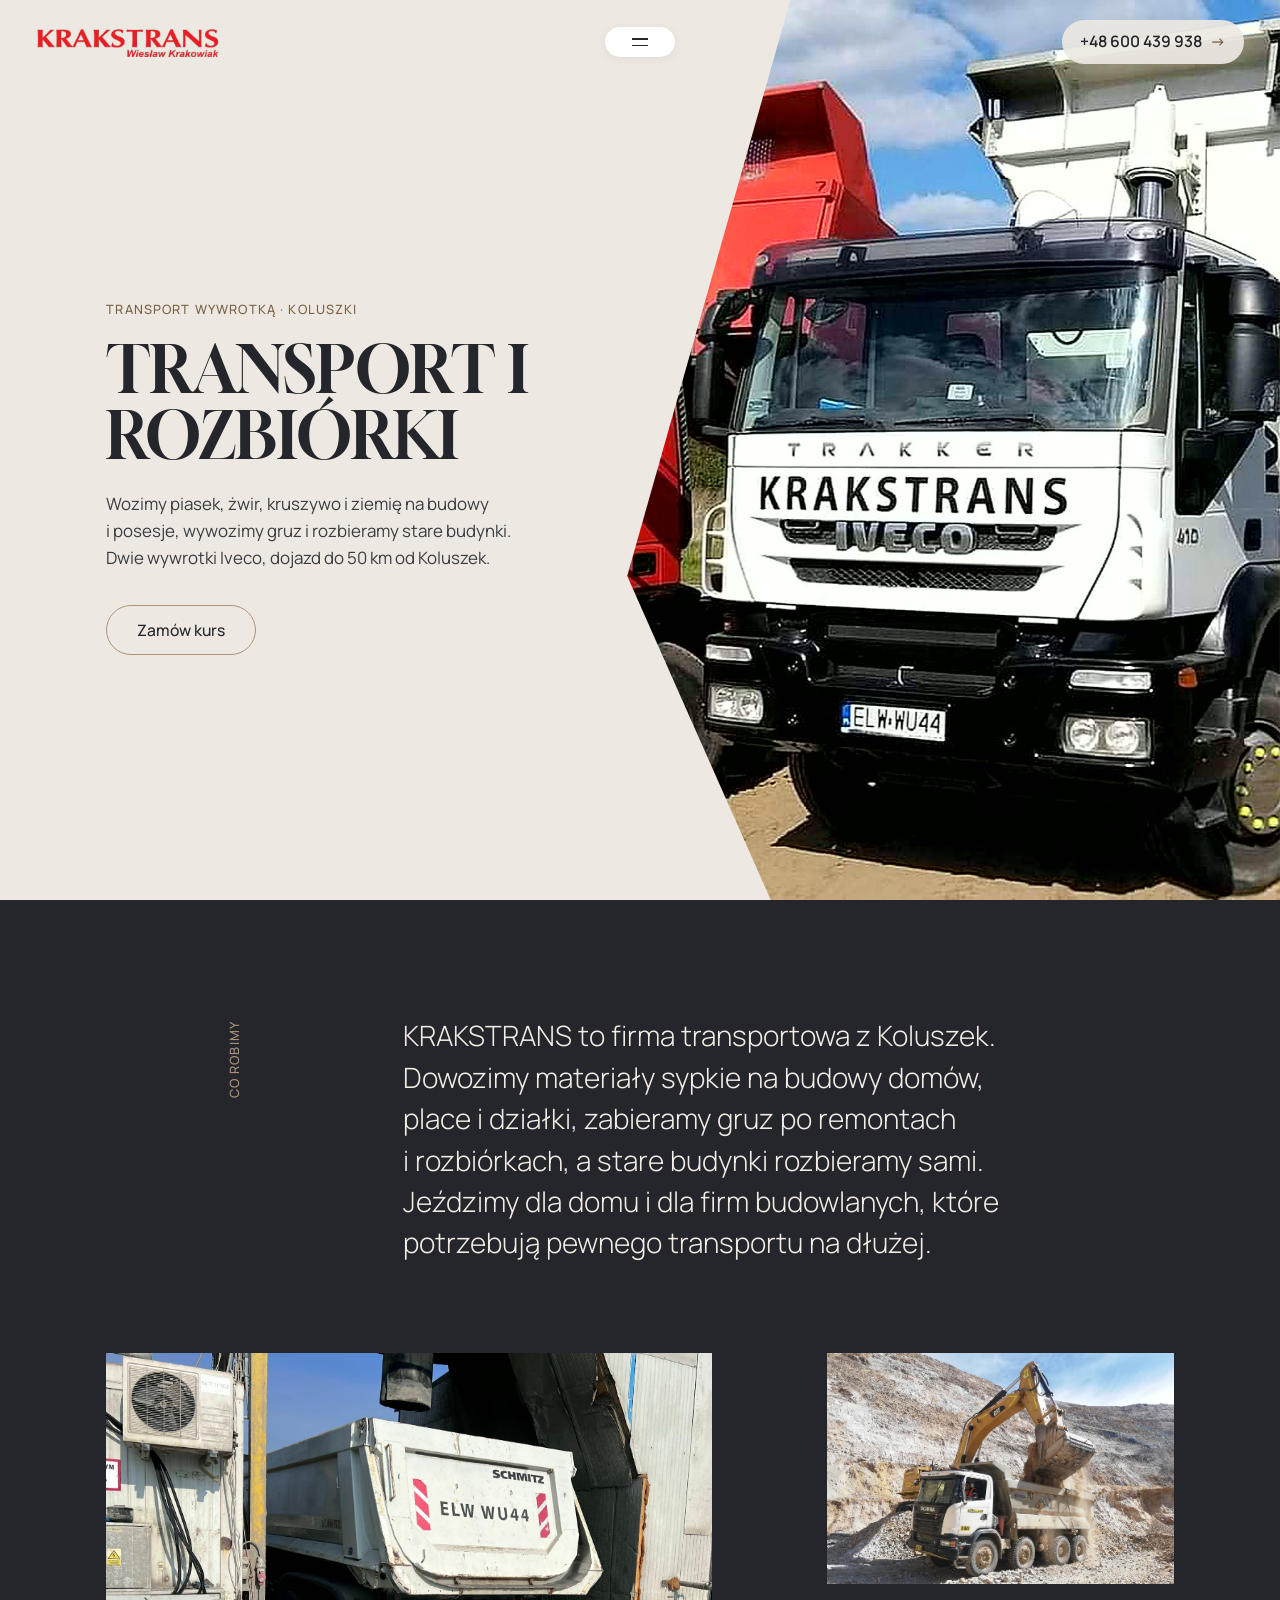
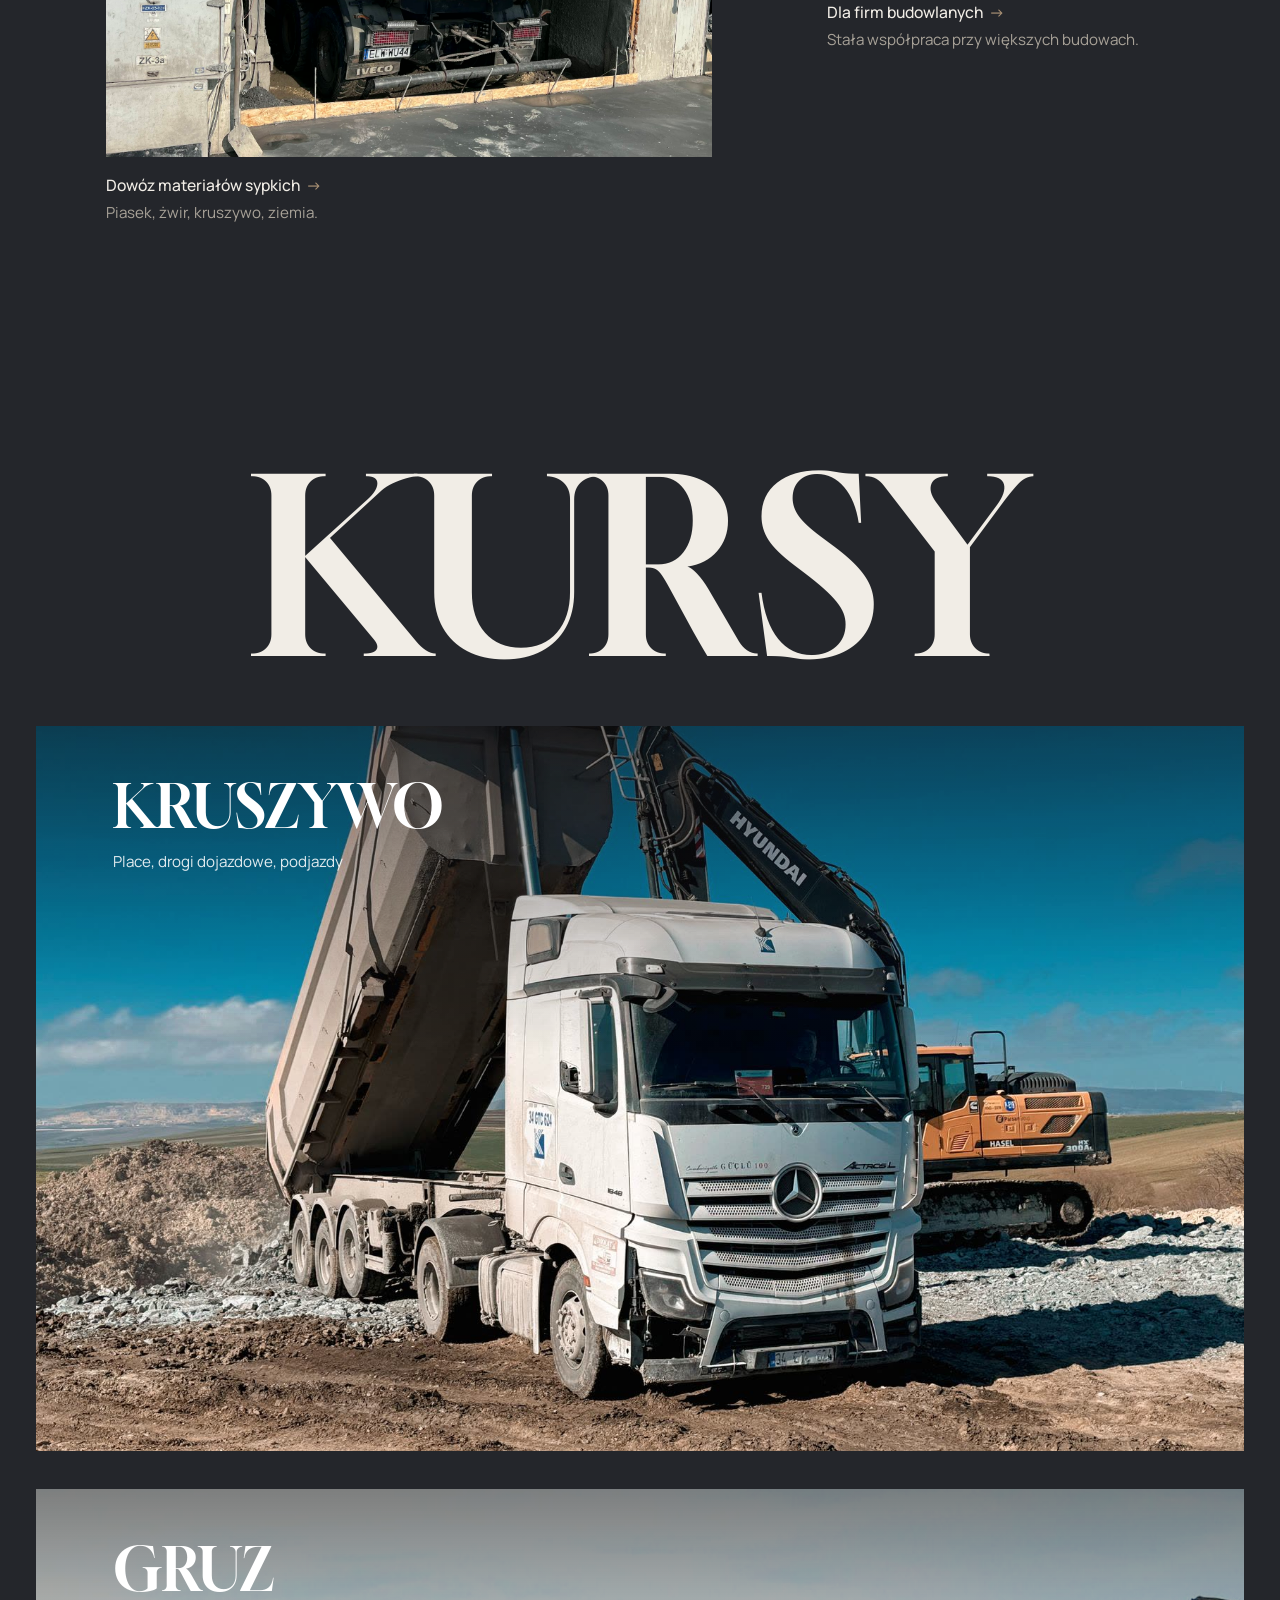
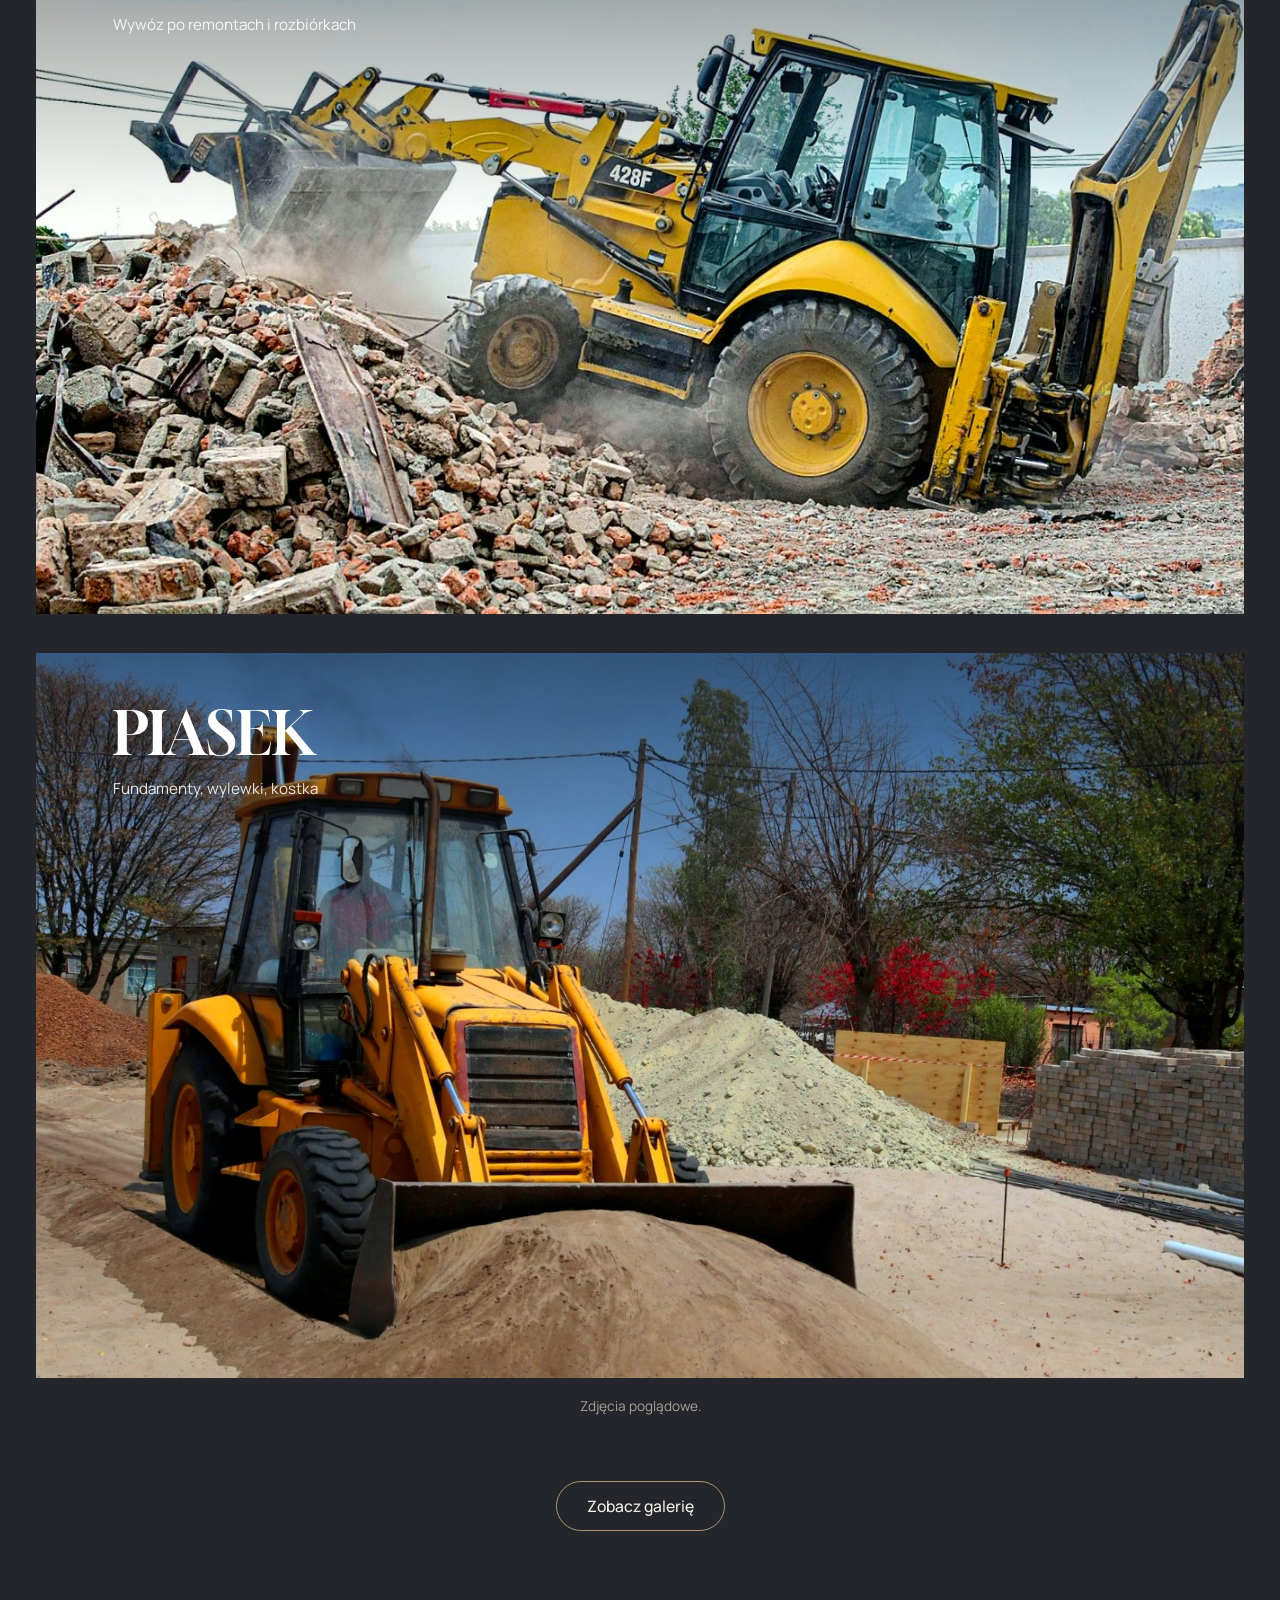
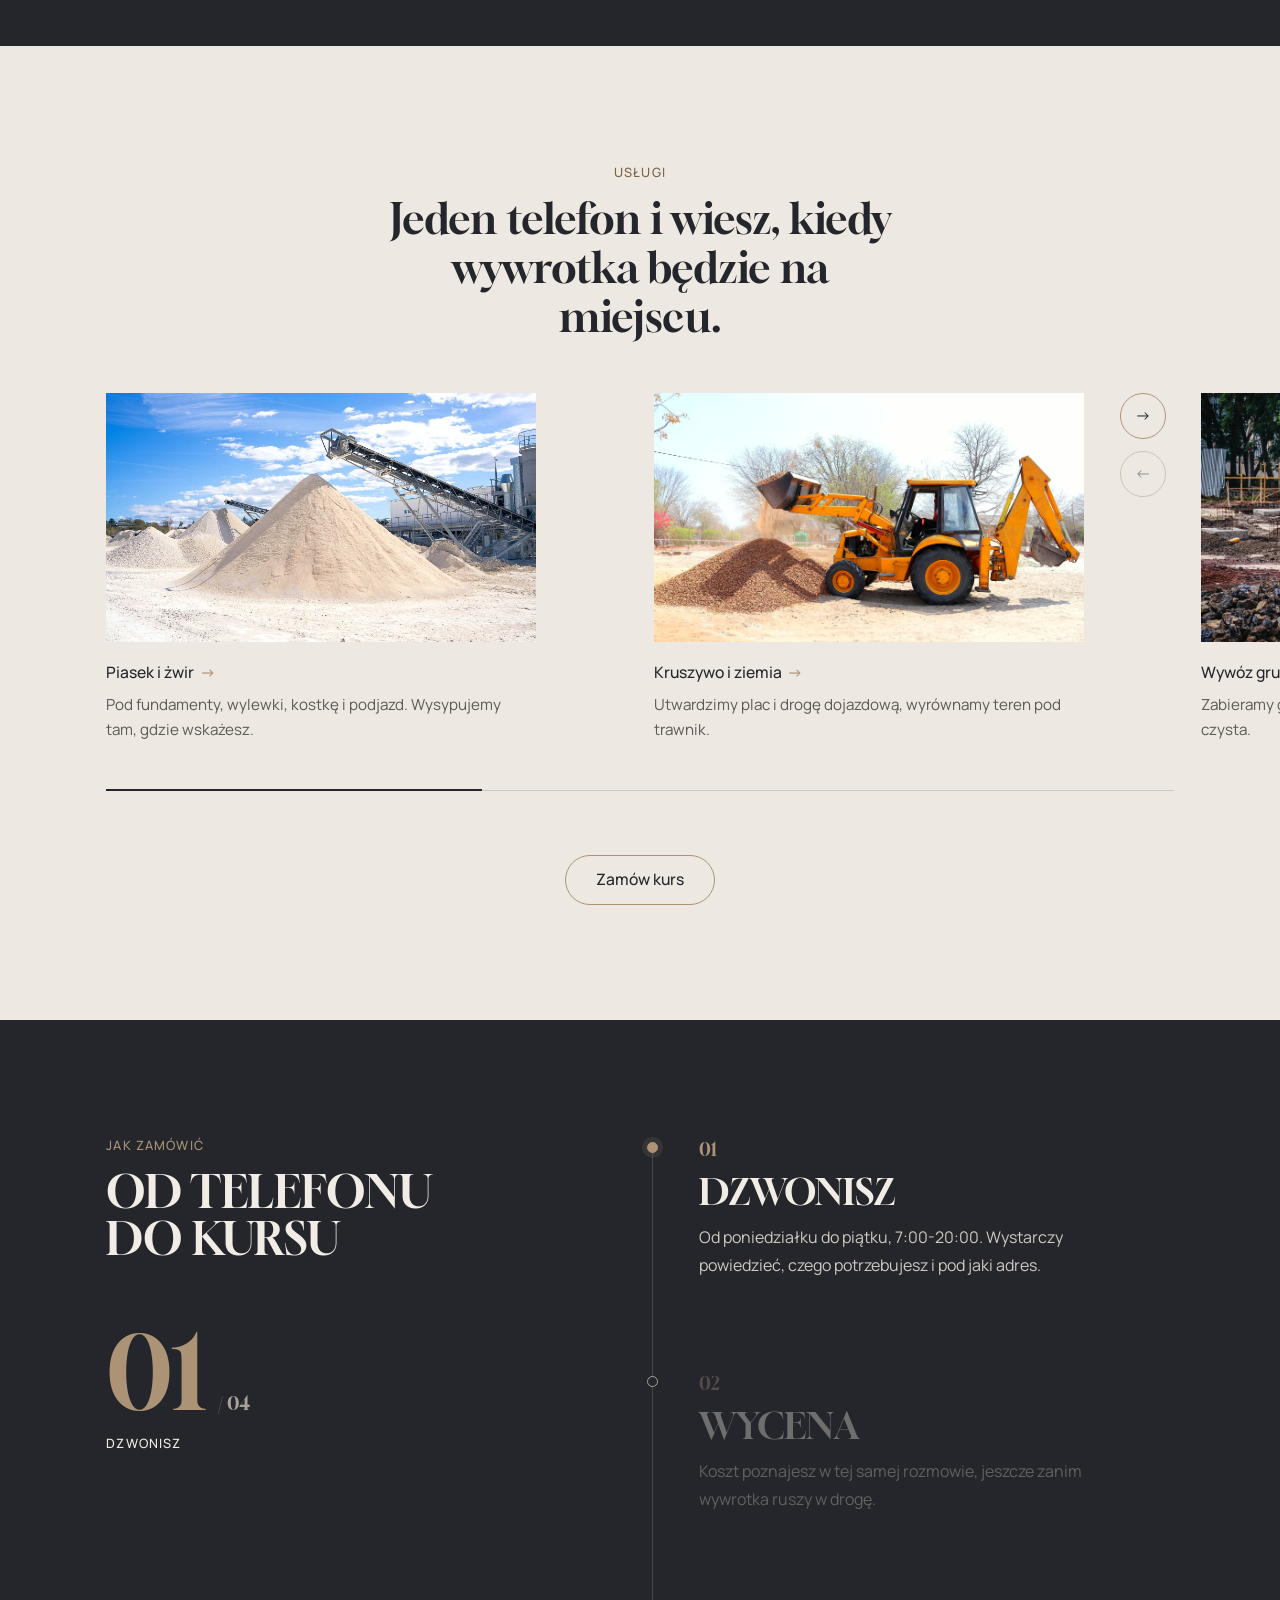
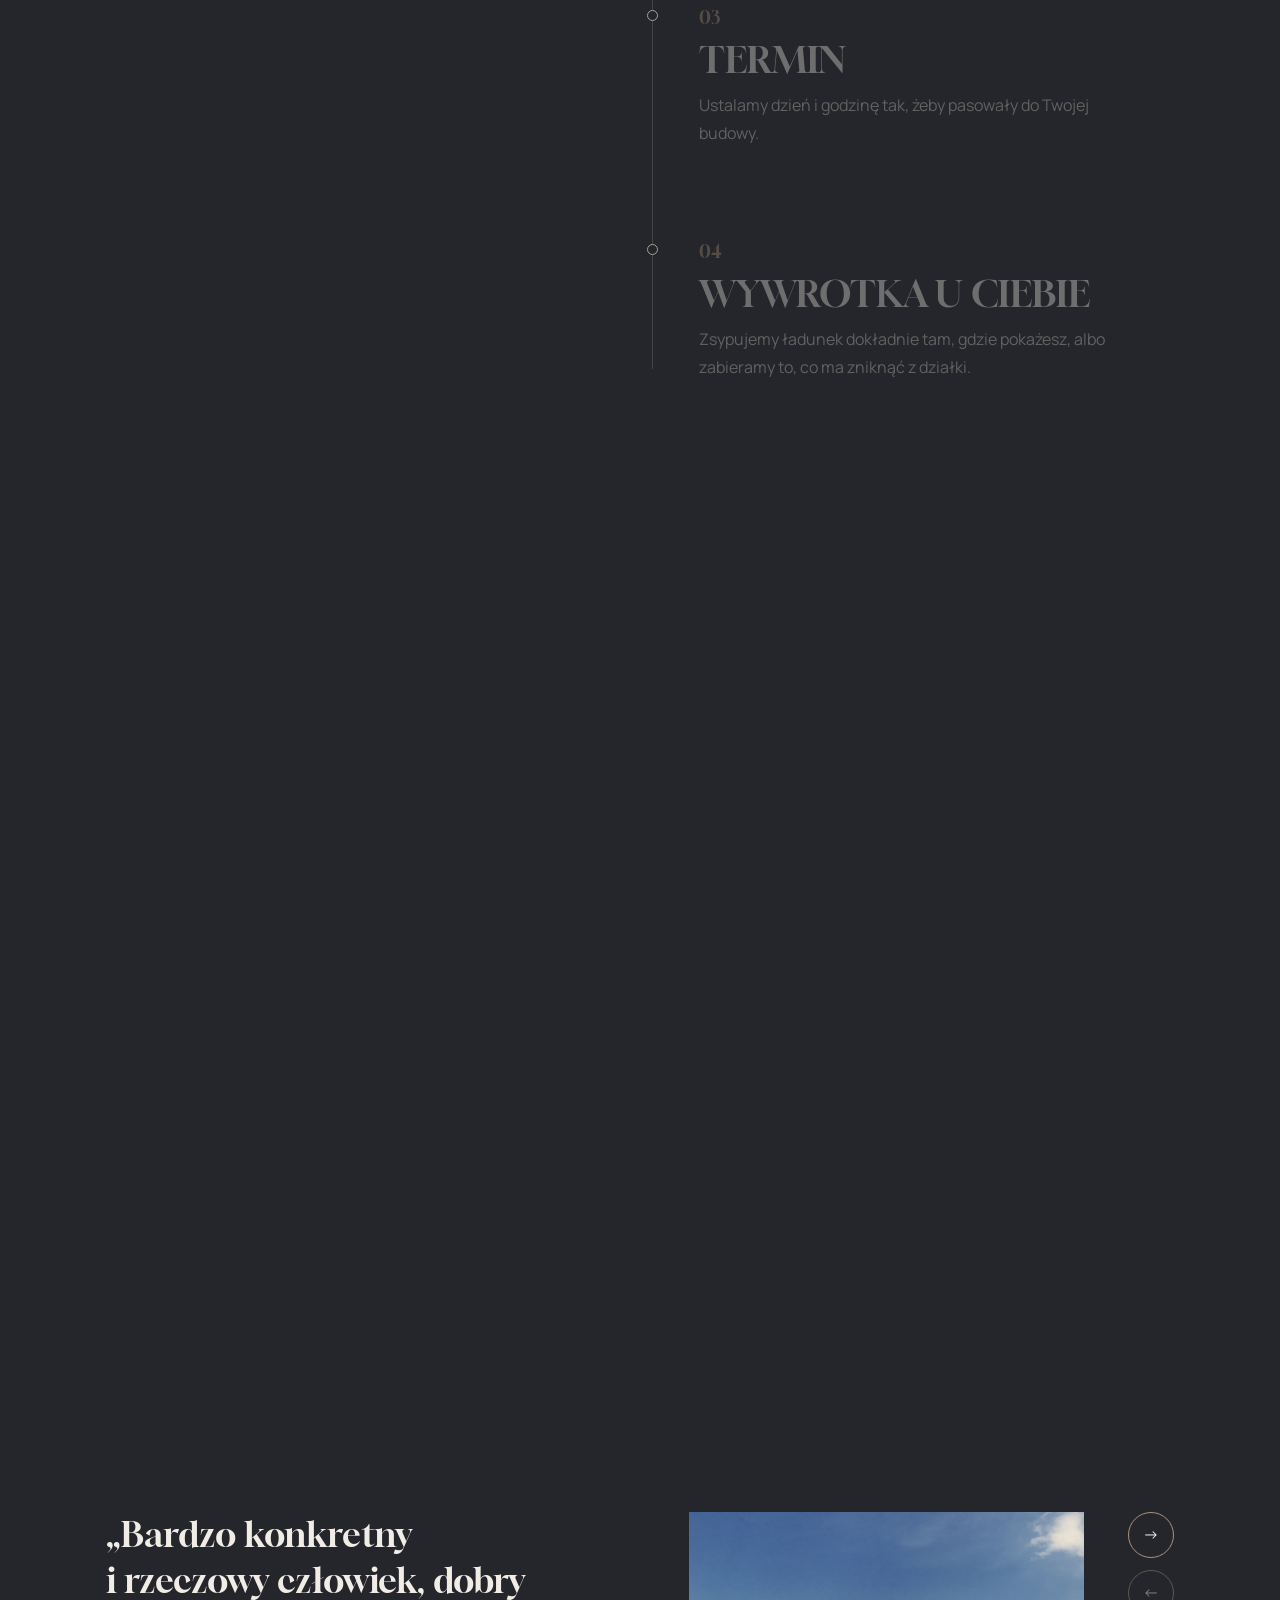
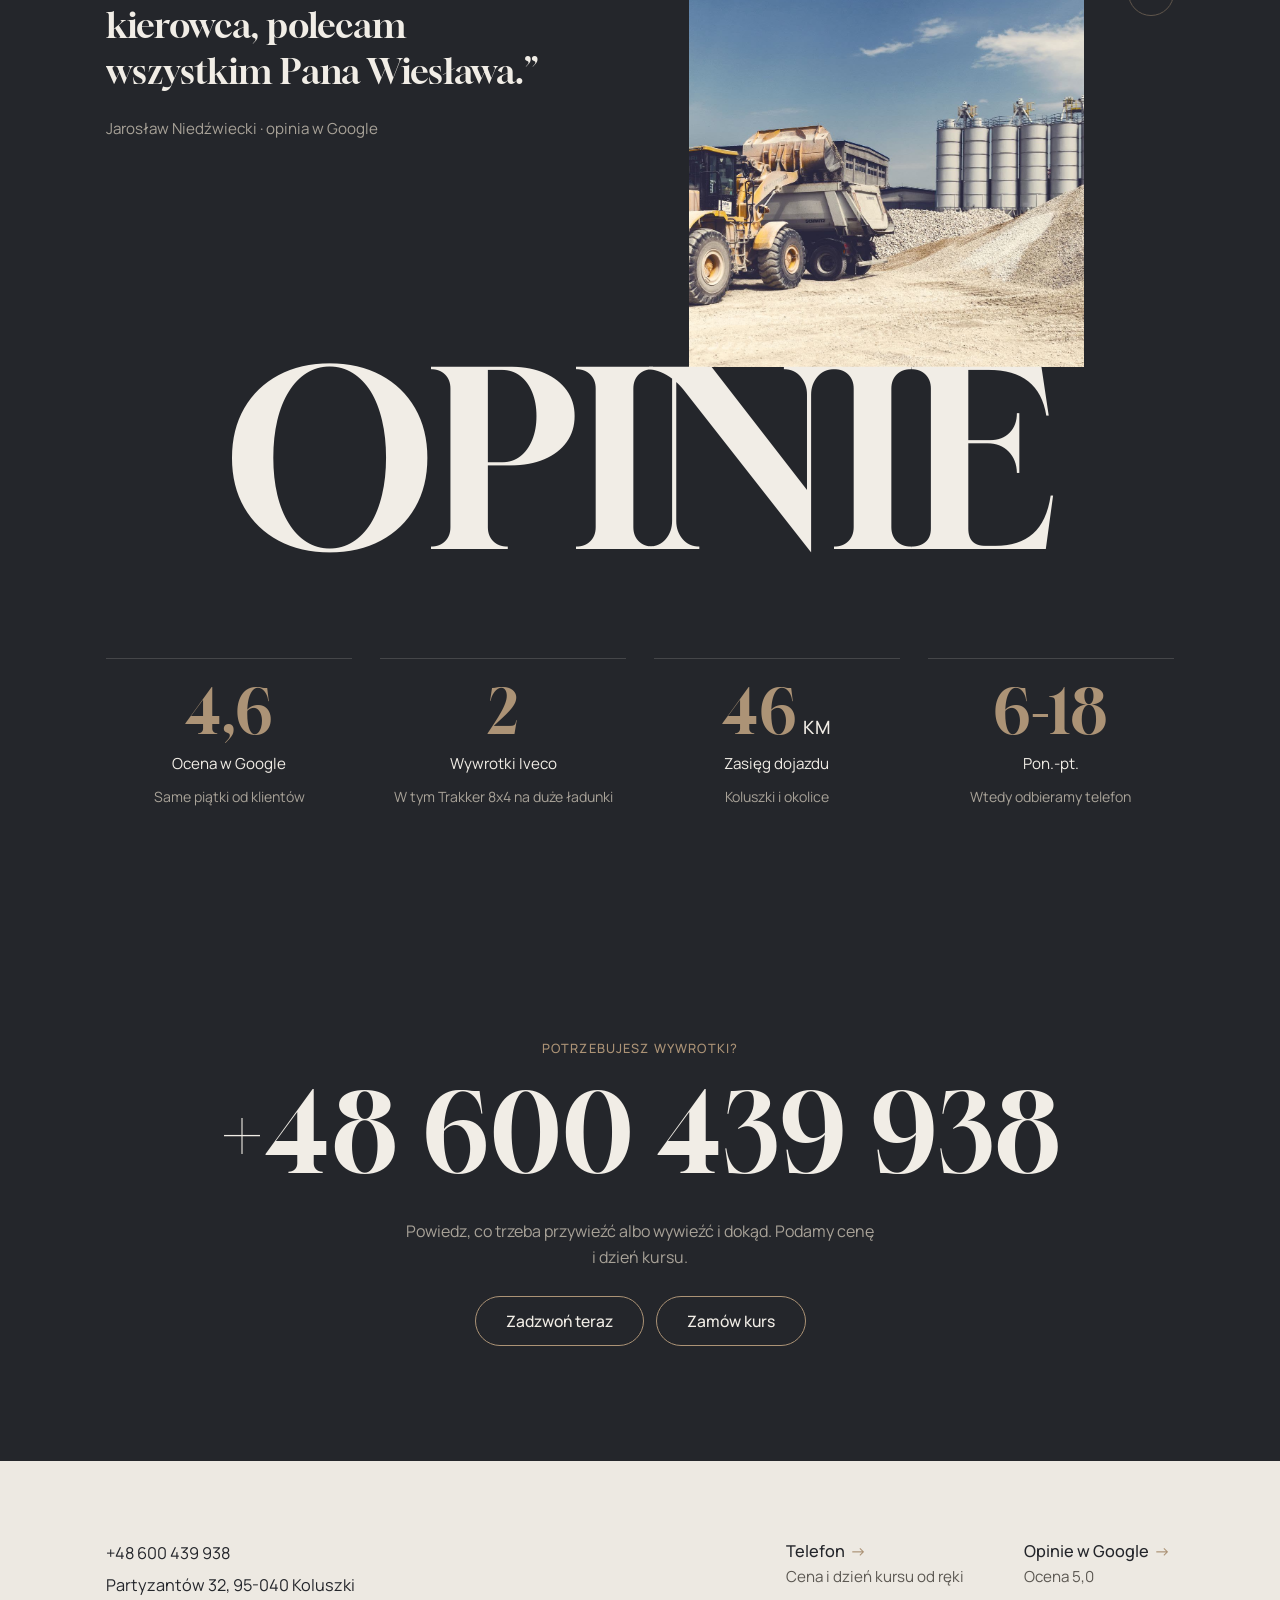
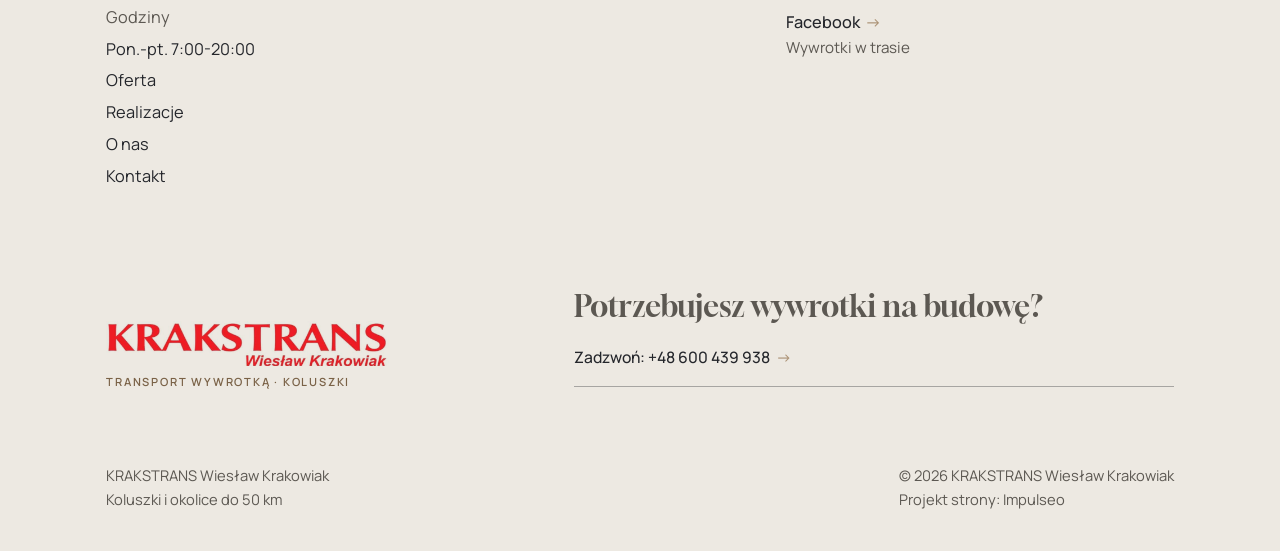
<file: index.html>
<!DOCTYPE html>
<html lang="pl">
<head>
<meta charset="UTF-8">
<meta name="theme-color" content="#EDE9E2">
<meta name="viewport" content="width=device-width, initial-scale=1.0">
<title>KRAKSTRANS Wiesław Krakowiak · transport wywrotką i rozbiórki · Koluszki</title>
<meta name="description" content="KRAKSTRANS Wiesław Krakowiak, Koluszki: transport wywrotką piasku, żwiru, kruszywa i ziemi, wywóz gruzu, rozbiórki. Dojazd do 50 km. Ocena 5,0 w Google. Tel. 600 439 938.">
<link rel="canonical" href="https://kris20032.github.io/krakstrans-wieslaw-krakowiak/">
<meta name="robots" content="noindex, nofollow">
<meta property="og:type" content="website">
<meta property="og:locale" content="pl_PL">
<meta property="og:site_name" content="KRAKSTRANS Wiesław Krakowiak">
<meta property="og:title" content="KRAKSTRANS Wiesław Krakowiak · transport wywrotką i rozbiórki · Koluszki">
<meta property="og:description" content="KRAKSTRANS Wiesław Krakowiak, Koluszki: transport wywrotką piasku, żwiru, kruszywa i ziemi, wywóz gruzu, rozbiórki. Dojazd do 50 km. Ocena 5,0 w Google. Tel. 600 439 938.">
<meta property="og:url" content="https://kris20032.github.io/krakstrans-wieslaw-krakowiak/">
<meta property="og:image" content="https://kris20032.github.io/krakstrans-wieslaw-krakowiak/img/og.jpg">
<meta property="og:image:width" content="1200">
<meta property="og:image:height" content="630">
<meta name="twitter:card" content="summary_large_image">
<script type="application/ld+json">{"@context": "https://schema.org", "@type": "LocalBusiness", "name": "KRAKSTRANS Wiesław Krakowiak", "url": "https://kris20032.github.io/krakstrans-wieslaw-krakowiak/", "telephone": "+48600439938", "image": "https://kris20032.github.io/krakstrans-wieslaw-krakowiak/img/og.jpg", "areaServed": "Koluszki", "sameAs": ["https://www.google.com/maps/place/KRAKSTRANS+Wies%C5%82aw+Krakowiak/@51.7343252,19.8242022,17z/data=!4m6!3m5!1s0x471bd55238cc8db5:0x772ce929f6acebc6!8m2!3d51.7343252!4d19.8242022!16s%2Fg%2F11pw53kmmr"]}</script>
<script>(function(){var d=document.documentElement;try{if(!window.matchMedia('(prefers-reduced-motion: reduce)').matches)d.classList.add('kr-anim');}catch(e){}setTimeout(function(){if(!d.classList.contains('kr-ok'))d.classList.remove('kr-anim');},3500);})();</script>
<script>(function(){try{var d=document.documentElement,q=/[?&]intro/.test(location.search);if(!q&&window.matchMedia&&matchMedia('(prefers-reduced-motion: reduce)').matches)return;if(!q&&sessionStorage.getItem('krak_intro'))return;sessionStorage.setItem('krak_intro','1');d.classList.add('intro-on');setTimeout(function(){d.classList.remove('intro-on','intro-gra','intro-out');d.classList.add('hero-go');},4600);}catch(e){}})();</script>
<link rel="preload" as="image" href="img/logo.png">
<link rel="preconnect" href="https://fonts.googleapis.com">
<link rel="preconnect" href="https://fonts.gstatic.com" crossorigin>
<link href="https://fonts.googleapis.com/css2?family=Gloock&family=Manrope:wght@300;400;500;600;700&display=swap" rel="stylesheet">
<link rel="stylesheet" href="assets/styles.css?v=20261110">
<meta name="nb-deploy" content="58d725f1316c">
</head>
<body>
<div class="wejscie" aria-hidden="true"><span class="wejscie-tlo"></span><img class="wejscie-logo" src="img/logo.png" alt="" width="1010" height="164"><span class="wejscie-line"><i></i></span><span class="wejscie-meta">Transport wywrotką · Koluszki</span></div>

<header class="nav">
  <div class="nav-inner">
    <a class="brand" href="index.html" aria-label="KRAKSTRANS Wiesław Krakowiak - strona główna"><img class="brand-logo" src="img/logo.png" alt="KRAKSTRANS Wiesław Krakowiak" width="1010" height="164" decoding="async"></a>
    <button class="nav-toggle" aria-label="Menu" aria-controls="menu"><span></span><span></span></button>
    <a class="nav-phone" href="tel:+48600439938">+48 600 439 938 <span class="arr">→</span></a>
  </div>
  <nav class="nav-links" id="menu" aria-label="Menu główne" data-lenis-prevent>
    <div class="menu-inner">
      <div class="menu-top"><span><img class="brand-logo" src="img/logo.png" alt="KRAKSTRANS Wiesław Krakowiak" width="1010" height="164" decoding="async"></span><span></span><a class="btn" href="tel:+48600439938">+48 600 439 938</a></div>
      <div class="menu-cols">
        <ul class="menu-main">
          <li><a href="index.html">Start</a></li>
          <li><a href="oferta.html">Oferta</a></li>
          <li><a href="realizacje.html">Realizacje</a></li>
          <li><a href="o-nas.html">O&nbsp;nas</a></li>
          <li><a href="kontakt.html">Kontakt</a></li>
        </ul>
        <div class="menu-col"><p class="menu-ttl">Usługi</p><ul><li><a href="oferta.html#piasek-zwir">Piasek i&nbsp;żwir</a></li><li><a href="oferta.html#kruszywo-ziemia">Kruszywo i&nbsp;ziemia</a></li><li><a href="oferta.html#wywoz-gruzu">Wywóz gruzu</a></li><li><a href="oferta.html#rozbiorki">Rozbiórki budynków</a></li><li><a href="oferta.html#dla-firm">Dla firm budowlanych</a></li><li><a href="oferta.html#duze-ilosci">Duże ilości naraz</a></li></ul></div>
        <div class="menu-col"><p class="menu-ttl">Kontakt</p><ul>
          <li><a href="tel:+48600439938">+48 600 439 938</a></li>
          <li class="muted">Partyzantów 32, Koluszki</li>
          <li class="muted">Pon.-pt. 7:00-20:00</li>
          <li class="muted">Dojazd do 50&nbsp;km</li>
          <li><a href="https://www.facebook.com/profile.php?id=100054633932438" target="_blank" rel="noopener">Facebook</a></li>
        </ul></div>
      </div>
    </div>
  </nav>
</header>
<script>(function(){var d=document.documentElement;if(!d.classList.contains('intro-on'))return;
var wyszlo=false,koniec=false,t0=Date.now();
function heroGotowe(){var im=document.querySelector('.banner__img img');return !!(im&&im.complete&&im.naturalWidth>0);}
function sprzataj(){if(koniec)return;koniec=true;d.classList.add('hero-go');d.classList.remove('intro-on','intro-gra','intro-out');
['--i-w','--i-h','--i-px','--i-py','--i-s'].forEach(function(k){d.style.removeProperty(k);});
try{document.dispatchEvent(new Event('wejscie:koniec'));}catch(e){}}
function cel(){var c=document.querySelector('.nav .nav-inner .brand-logo'),l=document.querySelector('.wejscie-logo');if(!c||!l)return false;
var r=c.getBoundingClientRect(),w=l.offsetWidth;if(!r.width||!w)return false;
d.style.setProperty('--i-px',(r.left+r.width/2-window.innerWidth/2).toFixed(1)+'px');
d.style.setProperty('--i-py',(r.top+r.height/2-window.innerHeight/2).toFixed(1)+'px');
d.style.setProperty('--i-s',(r.width/w).toFixed(4));return true;}
function wyjdz(){if(wyszlo||koniec)return;wyszlo=true;if(!cel()){sprzataj();return;}d.classList.add('intro-out');setTimeout(function(){d.classList.add('hero-go');},300);setTimeout(sprzataj,900);}
function moze(){if(wyszlo||koniec)return;var t=Date.now()-t0;if(t>=1550&&(heroGotowe()||t>=2100))wyjdz();else setTimeout(moze,60);}
try{var lg=document.querySelector('.wejscie-logo');if(!lg){sprzataj();return;}
var W=window.innerWidth,szer=Math.round(W<680?Math.min(W*0.72,340):Math.min(W*0.38,560));
d.style.setProperty('--i-w',szer+'px');d.style.setProperty('--i-h',Math.round(szer*164/1010)+'px');
var start=function(){if(koniec||d.classList.contains('intro-gra'))return;requestAnimationFrame(function(){requestAnimationFrame(function(){d.classList.add('intro-gra');t0=Date.now();moze();});});};
if(lg.complete&&lg.naturalWidth>0)start();else{lg.addEventListener('load',start);lg.addEventListener('error',sprzataj);setTimeout(start,700);}
['wheel','touchstart','keydown','pointerdown'].forEach(function(ev){window.addEventListener(ev,function(){sprzataj();},{once:true,passive:true});});
setTimeout(sprzataj,4200);
}catch(e){sprzataj();}})();</script>

<main>

<section class="banner banner--clean">
  <div class="banner__content">
    <span class="sub">Transport wywrotką · Koluszki</span>
    <h1>Transport i&nbsp;rozbiórki</h1>
    <p class="banner__txt">Wozimy piasek, żwir, kruszywo i&nbsp;ziemię na budowy i&nbsp;posesje, wywozimy gruz i&nbsp;rozbieramy stare budynki. Dwie wywrotki Iveco, dojazd do 50&nbsp;km od Koluszek.</p>
    <div class="btns"><a class="btn" href="kontakt.html">Zamów kurs</a></div>
  </div>
  <figure class="hero-img banner__img"><img src="img/hero.jpg" alt="Dwie wywrotki Iveco z napisem KRAKSTRANS" fetchpriority="high" width="1920" height="1285"></figure>
</section>

<section class="bg-ink pv">
  <div class="wrap">
    <div class="intro reveal">
      <span class="sub vlabel">Co robimy</span>
      <div>
        <p class="intro__txt">KRAKSTRANS to firma transportowa z&nbsp;Koluszek. Dowozimy materiały sypkie na budowy domów, place i&nbsp;działki, zabieramy gruz po remontach i&nbsp;rozbiórkach, a&nbsp;stare budynki rozbieramy sami. Jeździmy dla domu i&nbsp;dla firm budowlanych, które potrzebują pewnego transportu na dłużej.</p>
      </div>
    </div>
    <div class="duo">
      <div class="duo__item reveal">
        <figure><a href="oferta.html#piasek-zwir"><img src="img/about.jpg" alt="Wywrotka KRAKSTRANS przy załadunku" width="1904" height="1390" decoding="async"></a></figure>
        <div class="duo__cap"><a class="lnk" href="oferta.html#piasek-zwir">Dowóz materiałów sypkich <span class="arr">→</span></a><span class="foot-note">Piasek, żwir, kruszywo, ziemia.</span></div>
      </div>
      <div class="duo__item reveal">
        <figure><a href="oferta.html#dla-firm"><img src="img/g12.jpg" alt="Koparka ładuje kruszywo na wywrotkę" width="1920" height="1440" decoding="async"></a></figure>
        <div class="duo__cap"><a class="lnk" href="oferta.html#dla-firm">Dla firm budowlanych <span class="arr">→</span></a><span class="foot-note">Stała współpraca przy większych budowach.</span></div>
      </div>
    </div>
  </div>
</section>

<section class="bg-ink pv">
  <h2 class="huge huge--fit6 reveal">Kursy</h2>
  <div class="wrap-s">
    <div class="projects">
      <a class="project reveal" href="oferta.html#kruszywo-ziemia"><img src="img/g13.jpg" alt="Wywrotka zsypuje kruszywo na budowie" loading="lazy" width="1920" height="1440" decoding="async"><h3 class="project__title">Kruszywo</h3><span class="project__meta">Place, drogi dojazdowe, podjazdy</span></a>
      <a class="project reveal" href="oferta.html#wywoz-gruzu"><img src="img/g5.jpg" alt="Gruz po rozbiórce" loading="lazy" width="1506" height="946" decoding="async"><h3 class="project__title">Gruz</h3><span class="project__meta">Wywóz po remontach i&nbsp;rozbiórkach</span></a>
      <a class="project reveal" href="oferta.html#piasek-zwir"><img src="img/g7.jpg" alt="Piasek na placu budowy" loading="lazy" width="1786" height="1136" decoding="async"><h3 class="project__title">Piasek</h3><span class="project__meta">Fundamenty, wylewki, kostka</span></a>
    </div>
    <p class="note">Zdjęcia poglądowe.</p>
    <div class="center mt-m reveal"><a class="btn" href="realizacje.html">Zobacz galerię</a></div>
  </div>
</section>

<section class="bg-paper pv">
  <div class="wrap sec-head reveal">
    <span class="sub">Usługi</span>
    <h2>Jeden telefon i&nbsp;wiesz, kiedy wywrotka będzie na miejscu.</h2>
  </div>
  <div class="rail reveal" data-rail>
    <div class="rail-nav"><button class="rail-btn" data-next aria-label="Następna usługa">→</button><button class="rail-btn" data-prev aria-label="Poprzednia usługa">←</button></div>
    <div class="wrap" style="padding-right:0">
      <div class="rail-track">
        <article class="rail-item">
          <figure><a href="oferta.html#piasek-zwir"><img src="img/g3.jpg" alt="Pryzma piasku na placu" loading="lazy" width="1600" height="1066" decoding="async"></a></figure>
          <a class="lnk" href="oferta.html#piasek-zwir">Piasek i&nbsp;żwir <span class="arr">→</span></a>
          <p>Pod fundamenty, wylewki, kostkę i&nbsp;podjazd. Wysypujemy tam, gdzie wskażesz.</p>
        </article>
        <article class="rail-item">
          <figure><a href="oferta.html#kruszywo-ziemia"><img src="img/g6.jpg" alt="Kruszywo zsypane z łyżki" loading="lazy" width="1880" height="1253" decoding="async"></a></figure>
          <a class="lnk" href="oferta.html#kruszywo-ziemia">Kruszywo i&nbsp;ziemia <span class="arr">→</span></a>
          <p>Utwardzimy plac i&nbsp;drogę dojazdową, wyrównamy teren pod trawnik.</p>
        </article>
        <article class="rail-item">
          <figure><a href="oferta.html#wywoz-gruzu"><img src="img/g8.jpg" alt="Gruz i kamienie na placu budowy" loading="lazy" width="1880" height="1253" decoding="async"></a></figure>
          <a class="lnk" href="oferta.html#wywoz-gruzu">Wywóz gruzu <span class="arr">→</span></a>
          <p>Zabieramy gruz po remoncie i&nbsp;skuwaniu, posesja zostaje czysta.</p>
        </article>
        <article class="rail-item">
          <figure><a href="oferta.html#rozbiorki"><img src="img/g4.jpg" alt="Rozbiórka starego budynku" loading="lazy" width="1786" height="1136" decoding="async"></a></figure>
          <a class="lnk" href="oferta.html#rozbiorki">Rozbiórki budynków <span class="arr">→</span></a>
          <p>Stare szopy, budynki gospodarcze i&nbsp;domy. Rozbiórka i&nbsp;wywóz w&nbsp;jednych rękach.</p>
        </article>
        <article class="rail-item">
          <figure><a href="oferta.html#dla-firm"><img src="img/g11.jpg" alt="Wywrotka rozładowuje materiał przy drodze" loading="lazy" width="1920" height="1277" decoding="async"></a></figure>
          <a class="lnk" href="oferta.html#dla-firm">Dla firm budowlanych <span class="arr">→</span></a>
          <p>Ekipy budowlane, brukarze, wykonawcy. Chętnie na stałe przy dłuższych budowach.</p>
        </article>
        <article class="rail-item">
          <figure><a href="oferta.html#duze-ilosci"><img src="img/g1.jpg" alt="Ładowarka ładuje kruszywo na wywrotkę" loading="lazy" width="1880" height="1253" decoding="async"></a></figure>
          <a class="lnk" href="oferta.html#duze-ilosci">Duże ilości naraz <span class="arr">→</span></a>
          <p>Trakker 8x4 zabiera duży ładunek, więc przy budowie wystarczy mniej kursów.</p>
        </article>
      </div>
    </div>
    <div class="rail-bar"><i></i></div>
  </div>
  <div class="center mt-m reveal"><a class="btn" href="kontakt.html">Zamów kurs</a></div>
</section>

<section class="bg-ink pv kroki-sec">
  <div class="wrap kroki-grid">
    <div class="kroki-side">
      <span class="sub reveal">Jak zamówić</span>
      <h2 class="reveal">Od telefonu do kursu</h2>
      <div class="kroki-count reveal" aria-hidden="true"><b>01</b><span>/ 04</span></div>
      <p class="kroki-now reveal" aria-hidden="true">Dzwonisz</p>
    </div>
    <div class="kroki-lista">
      <span class="drut" aria-hidden="true"><i></i></span>
      <ol>
        <li class="krok" data-nazwa="Dzwonisz"><span class="no">01</span><h3>Dzwonisz</h3><p>Od poniedziałku do piątku, 7:00-20:00. Wystarczy powiedzieć, czego potrzebujesz i&nbsp;pod jaki adres.</p></li>
        <li class="krok" data-nazwa="Wycena"><span class="no">02</span><h3>Wycena</h3><p>Koszt poznajesz w&nbsp;tej samej rozmowie, jeszcze zanim wywrotka ruszy w&nbsp;drogę.</p></li>
        <li class="krok" data-nazwa="Termin"><span class="no">03</span><h3>Termin</h3><p>Ustalamy dzień i&nbsp;godzinę tak, żeby pasowały do Twojej budowy.</p></li>
        <li class="krok" data-nazwa="Wywrotka u Ciebie"><span class="no">04</span><h3>Wywrotka u&nbsp;Ciebie</h3><p>Zsypujemy ładunek dokładnie tam, gdzie pokażesz, albo zabieramy to, co ma zniknąć z&nbsp;działki.</p></li>
      </ol>
    </div>
  </div>
</section>

<section class="stopklatka" aria-hidden="true"><div class="stk-bg" style="background-image:url(img/g15.jpg)"></div></section>

<section class="bg-ink pv zasady">
  <div class="rail reveal" data-rail>
    <div class="rail-nav"><button class="rail-btn" data-next aria-label="Następna opinia">→</button><button class="rail-btn" data-prev aria-label="Poprzednia opinia">←</button></div>
    <div class="wrap">
      <div class="rail-track">
        <article class="rail-item zasada">
          <div><blockquote>„Bardzo konkretny i&nbsp;rzeczowy człowiek, dobry kierowca, polecam wszystkim Pana Wiesława.”</blockquote><span class="foot-note">Jarosław Niedźwiecki · opinia w&nbsp;Google</span></div>
          <figure><img src="img/g14.jpg" alt="Ładowarka przy pryzmach kruszywa" loading="lazy" width="1920" height="1287" decoding="async"></figure>
        </article>
        <article class="rail-item zasada">
          <div><blockquote>„Firma bezkonkurencyjna w&nbsp;ilości przewożonych materiałów.”</blockquote><span class="foot-note">Krzysztof Sitkowski · opinia w&nbsp;Google</span></div>
          <figure><img src="img/g2.jpg" alt="Wywrotka zsypuje kruszywo" loading="lazy" width="1880" height="1253" decoding="async"></figure>
        </article>
        <article class="rail-item zasada">
          <div><blockquote>„Firma w&nbsp;100% godna polecenia.”</blockquote><span class="foot-note">Anna Sitkowska · opinia w&nbsp;Google</span></div>
          <figure><img src="img/g9.jpg" alt="Plac budowy z lotu ptaka" loading="lazy" width="1732" height="1300" decoding="async"></figure>
        </article>
      </div>
    </div>
  </div>
  <h2 class="huge huge--fit6 reveal">Opinie</h2>
  <div class="wrap"><ul class="steps steps--promise fakty"><li class="reveal"><span class="fakt-n"><span class="licz" data-to="5,0">5,0</span></span><span class="lab">Ocena w&nbsp;Google</span><span class="desc">Same piątki od klientów</span></li><li class="reveal"><span class="fakt-n"><span class="licz" data-to="2">2</span></span><span class="lab">Wywrotki Iveco</span><span class="desc">W&nbsp;tym Trakker 8x4 na duże ładunki</span></li><li class="reveal"><span class="fakt-n"><span class="licz" data-to="50">50</span><small>km</small></span><span class="lab">Zasięg dojazdu</span><span class="desc">Koluszki i&nbsp;okolice</span></li><li class="reveal"><span class="fakt-n"><span class="licz" data-to="7">7</span>-<span class="licz" data-to="20">20</span></span><span class="lab">Pon.-pt.</span><span class="desc">Wtedy odbieramy telefon</span></li></ul></div>
</section>

<section class="bg-ink pv call cta">
  <div class="wrap reveal">
    <span class="sub">Potrzebujesz wywrotki?</span>
    <a class="phone-big" href="tel:+48600439938">+48 600 439 938</a>
    <p class="lead">Powiedz, co trzeba przywieźć albo wywieźć i&nbsp;dokąd. Podamy cenę i&nbsp;dzień kursu.</p>
    <div class="btns"><a class="btn" href="tel:+48600439938">Zadzwoń teraz</a><a class="btn" href="kontakt.html">Zamów kurs</a></div>
  </div>
</section>
</main>

<footer>
  <div class="wrap">
    <div class="foot-top">
      <div class="foot-list">
        <a href="tel:+48600439938">+48 600 439 938</a>
        <span>Partyzantów 32, 95-040 Koluszki</span>
        <span class="muted">Godziny</span>
        <span>Pon.-pt. 7:00-20:00</span>
        <a href="oferta.html">Oferta</a>
        <a href="realizacje.html">Realizacje</a>
        <a href="o-nas.html">O&nbsp;nas</a>
        <a href="kontakt.html">Kontakt</a>
      </div>
      <div class="foot-side">
        <div><a class="lnk" href="tel:+48600439938">Telefon <span class="arr">→</span></a><span class="foot-note">Cena i&nbsp;dzień kursu od ręki</span></div>
        <div><a class="lnk" href="https://www.google.com/maps/place/KRAKSTRANS+Wies%C5%82aw+Krakowiak/@51.7343252,19.8242022,17z/data=!4m6!3m5!1s0x471bd55238cc8db5:0x772ce929f6acebc6!8m2!3d51.7343252!4d19.8242022!16s%2Fg%2F11pw53kmmr" target="_blank" rel="noopener">Opinie w&nbsp;Google <span class="arr">→</span></a><span class="foot-note">Ocena 5,0</span></div>
        <div><a class="lnk" href="https://www.facebook.com/profile.php?id=100054633932438" target="_blank" rel="noopener">Facebook <span class="arr">→</span></a><span class="foot-note">Wywrotki w&nbsp;trasie</span></div>
      </div>
    </div>
    <div class="foot-mid">
      <div class="name"><img class="foot-logo" src="img/logo.png" alt="KRAKSTRANS Wiesław Krakowiak" width="1010" height="164" loading="lazy" decoding="async"><small>Transport wywrotką · Koluszki</small></div>
      <div class="foot-cta">
        <span class="big">Potrzebujesz wywrotki na budowę?</span>
        <a class="lnk" href="tel:+48600439938">Zadzwoń: +48 600 439 938 <span class="arr">→</span></a>
      </div>
    </div>
    <div class="foot-bot">
      <span>KRAKSTRANS Wiesław Krakowiak<br>Koluszki i&nbsp;okolice do 50&nbsp;km</span>
      <span>© 2026 KRAKSTRANS Wiesław Krakowiak<br>Projekt strony: <a class="foot-credit" href="https://impulseo.pl" target="_blank" rel="noopener">Impulseo</a></span>
    </div>
  </div>
</footer>
<div class="sticky-call"><a class="sc-call" href="tel:+48600439938"><svg class="ico-tel" width="16" height="16" viewBox="0 0 24 24" fill="none" aria-hidden="true"><path d="M6.6 10.8a15.5 15.5 0 0 0 6.6 6.6l2.2-2.2a1 1 0 0 1 1-.24 11.4 11.4 0 0 0 3.6.58 1 1 0 0 1 1 1V20a1 1 0 0 1-1 1A17 17 0 0 1 3 4a1 1 0 0 1 1-1h3.5a1 1 0 0 1 1 1c0 1.25.2 2.46.58 3.6a1 1 0 0 1-.25 1l-2.23 2.2Z" fill="currentColor"/></svg> Zadzwoń</a><a class="sc-quote" href="kontakt.html">Zamów kurs</a></div>
<div class="demo-wazne" data-do="2026-11-11" data-cykl="3" hidden><svg class="dw-ico" width="13" height="13" viewBox="0 0 24 24" fill="none" aria-hidden="true"><circle cx="12" cy="12" r="8.6" stroke="currentColor" stroke-width="1.8"/><path d="M12 7.2V12l3.3 2" stroke="currentColor" stroke-width="1.8" stroke-linecap="round"/></svg><span class="dw-txt"></span></div>

<script src="assets/lenis.min.js?v=1.1.20"></script>
<script src="assets/main.js?v=20261110"></script>
</body>
</html>
</file>
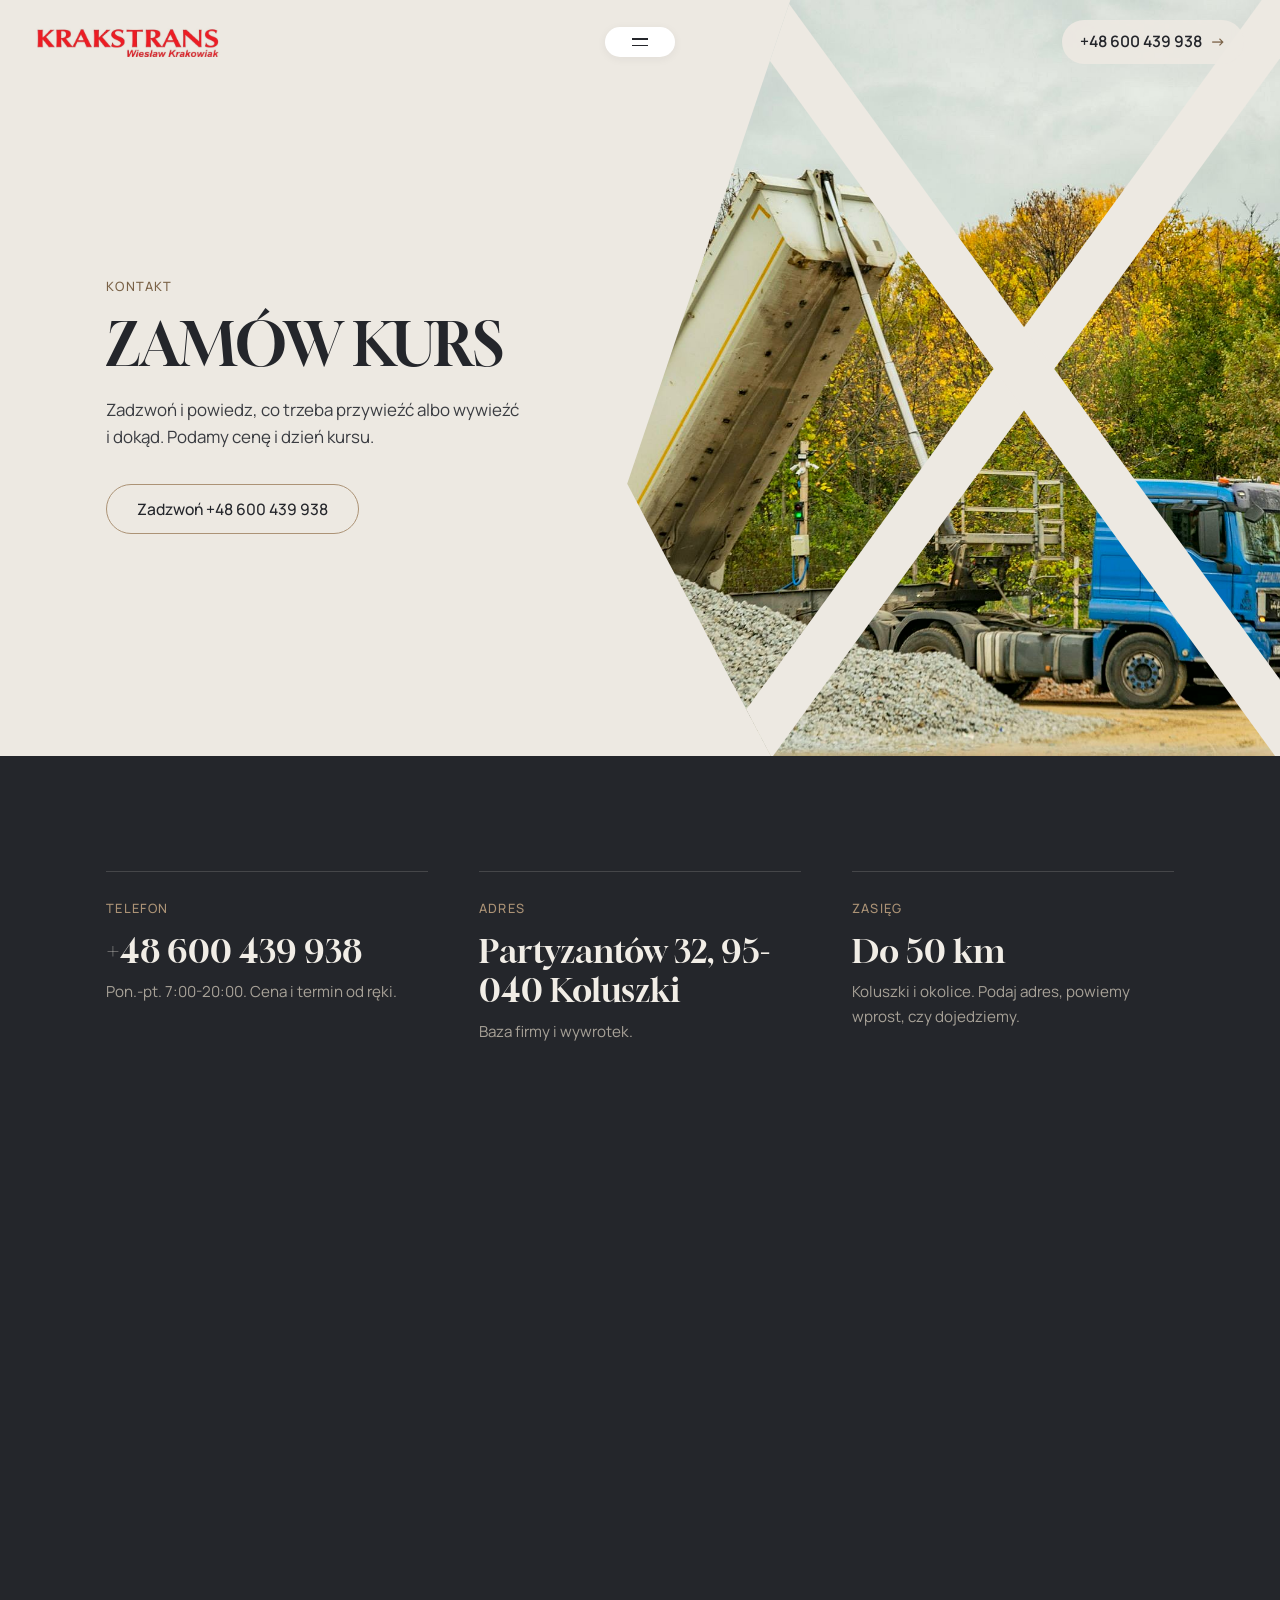
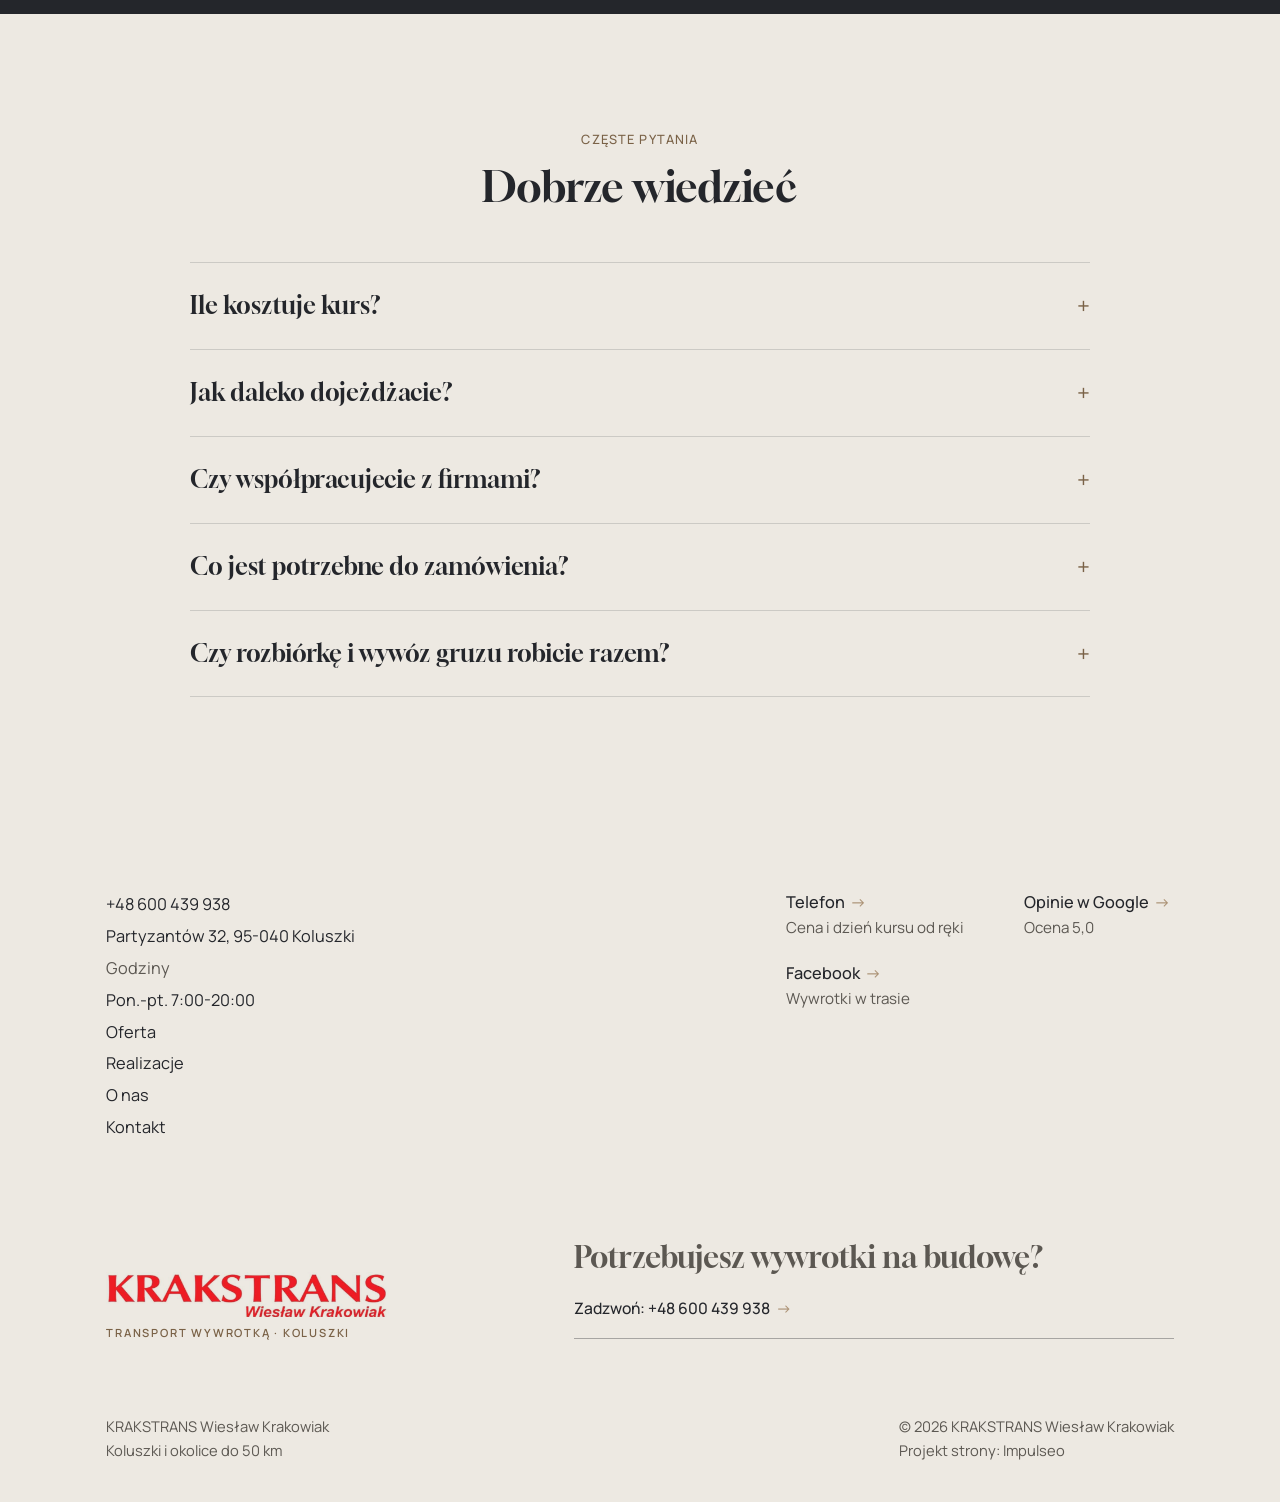
<file: kontakt.html>
<!DOCTYPE html>
<html lang="pl">
<head>
<meta charset="UTF-8">
<meta name="theme-color" content="#EDE9E2">
<meta name="viewport" content="width=device-width, initial-scale=1.0">
<title>Kontakt · KRAKSTRANS Wiesław Krakowiak · Koluszki</title>
<meta name="description" content="Zamów kurs wywrotki: tel. 600 439 938, Partyzantów 32, 95-040 Koluszki. Pon.-pt. 7:00-20:00. Dojazd do 50 km.">
<link rel="canonical" href="https://kris20032.github.io/krakstrans-wieslaw-krakowiak/kontakt.html">
<meta name="robots" content="noindex, nofollow">
<meta property="og:type" content="website">
<meta property="og:locale" content="pl_PL">
<meta property="og:site_name" content="KRAKSTRANS Wiesław Krakowiak">
<meta property="og:title" content="Kontakt · KRAKSTRANS Wiesław Krakowiak · Koluszki">
<meta property="og:description" content="Zamów kurs wywrotki: tel. 600 439 938, Partyzantów 32, 95-040 Koluszki. Pon.-pt. 7:00-20:00. Dojazd do 50 km.">
<meta property="og:url" content="https://kris20032.github.io/krakstrans-wieslaw-krakowiak/kontakt.html">
<meta property="og:image" content="https://kris20032.github.io/krakstrans-wieslaw-krakowiak/img/og.jpg">
<meta property="og:image:width" content="1200">
<meta property="og:image:height" content="630">
<meta name="twitter:card" content="summary_large_image">
<script type="application/ld+json">{"@context": "https://schema.org", "@type": "LocalBusiness", "name": "KRAKSTRANS Wiesław Krakowiak", "url": "https://kris20032.github.io/krakstrans-wieslaw-krakowiak/", "telephone": "+48600439938", "image": "https://kris20032.github.io/krakstrans-wieslaw-krakowiak/img/og.jpg", "areaServed": "Koluszki", "sameAs": ["https://www.google.com/maps/place/KRAKSTRANS+Wies%C5%82aw+Krakowiak/@51.7343252,19.8242022,17z/data=!4m6!3m5!1s0x471bd55238cc8db5:0x772ce929f6acebc6!8m2!3d51.7343252!4d19.8242022!16s%2Fg%2F11pw53kmmr"]}</script>
<script>(function(){var d=document.documentElement;try{if(!window.matchMedia('(prefers-reduced-motion: reduce)').matches)d.classList.add('kr-anim');}catch(e){}setTimeout(function(){if(!d.classList.contains('kr-ok'))d.classList.remove('kr-anim');},3500);})();</script>
<link rel="preconnect" href="https://fonts.googleapis.com">
<link rel="preconnect" href="https://fonts.gstatic.com" crossorigin>
<link href="https://fonts.googleapis.com/css2?family=Gloock&family=Manrope:wght@300;400;500;600;700&display=swap" rel="stylesheet">
<link rel="stylesheet" href="assets/styles.css?v=20261110">
<meta name="nb-deploy" content="58d725f1316c">
</head>
<body>

<header class="nav">
  <div class="nav-inner">
    <a class="brand" href="index.html" aria-label="KRAKSTRANS Wiesław Krakowiak - strona główna"><img class="brand-logo" src="img/logo.png" alt="KRAKSTRANS Wiesław Krakowiak" width="1010" height="164" decoding="async"></a>
    <button class="nav-toggle" aria-label="Menu" aria-controls="menu"><span></span><span></span></button>
    <a class="nav-phone" href="tel:+48600439938">+48 600 439 938 <span class="arr">→</span></a>
  </div>
  <nav class="nav-links" id="menu" aria-label="Menu główne" data-lenis-prevent>
    <div class="menu-inner">
      <div class="menu-top"><span><img class="brand-logo" src="img/logo.png" alt="KRAKSTRANS Wiesław Krakowiak" width="1010" height="164" decoding="async"></span><span></span><a class="btn" href="tel:+48600439938">+48 600 439 938</a></div>
      <div class="menu-cols">
        <ul class="menu-main">
          <li><a href="index.html">Start</a></li>
          <li><a href="oferta.html">Oferta</a></li>
          <li><a href="realizacje.html">Realizacje</a></li>
          <li><a href="o-nas.html">O&nbsp;nas</a></li>
          <li><a href="kontakt.html">Kontakt</a></li>
        </ul>
        <div class="menu-col"><p class="menu-ttl">Usługi</p><ul><li><a href="oferta.html#piasek-zwir">Piasek i&nbsp;żwir</a></li><li><a href="oferta.html#kruszywo-ziemia">Kruszywo i&nbsp;ziemia</a></li><li><a href="oferta.html#wywoz-gruzu">Wywóz gruzu</a></li><li><a href="oferta.html#rozbiorki">Rozbiórki budynków</a></li><li><a href="oferta.html#dla-firm">Dla firm budowlanych</a></li><li><a href="oferta.html#duze-ilosci">Duże ilości naraz</a></li></ul></div>
        <div class="menu-col"><p class="menu-ttl">Kontakt</p><ul>
          <li><a href="tel:+48600439938">+48 600 439 938</a></li>
          <li class="muted">Partyzantów 32, Koluszki</li>
          <li class="muted">Pon.-pt. 7:00-20:00</li>
          <li class="muted">Dojazd do 50&nbsp;km</li>
          <li><a href="https://www.facebook.com/profile.php?id=100054633932438" target="_blank" rel="noopener">Facebook</a></li>
        </ul></div>
      </div>
    </div>
  </nav>
</header>

<main>

<section class="banner banner--sub">
  <div class="banner__content">
    <span class="sub">Kontakt</span>
    <h1>Zamów kurs</h1>
    <p class="banner__txt">Zadzwoń i&nbsp;powiedz, co trzeba przywieźć albo wywieźć i&nbsp;dokąd. Podamy cenę i&nbsp;dzień kursu.</p>
    <div class="btns"><a class="btn" href="tel:+48600439938">Zadzwoń +48 600 439 938</a></div>
  </div>
  <figure class="hero-img banner__img"><img src="img/g2.jpg" alt="Wywrotka zsypuje kruszywo" fetchpriority="high" width="1880" height="1253"></figure>
</section>

<section class="bg-ink pv">
  <div class="wrap">
    <div class="contact-grid">
      <div class="c-card reveal"><span class="sub">Telefon</span><a class="val" href="tel:+48600439938">+48 600 439 938</a><p>Pon.-pt. 7:00-20:00. Cena i&nbsp;termin od ręki.</p></div>
      <div class="c-card reveal"><span class="sub">Adres</span><a class="val" href="https://www.google.com/maps/place/KRAKSTRANS+Wies%C5%82aw+Krakowiak/@51.7343252,19.8242022,17z/data=!4m6!3m5!1s0x471bd55238cc8db5:0x772ce929f6acebc6!8m2!3d51.7343252!4d19.8242022!16s%2Fg%2F11pw53kmmr" target="_blank" rel="noopener">Partyzantów 32, 95-040 Koluszki</a><p>Baza firmy i&nbsp;wywrotek.</p></div>
      <div class="c-card reveal"><span class="sub">Zasięg</span><span class="val">Do 50&nbsp;km</span><p>Koluszki i&nbsp;okolice. Podaj adres, powiemy wprost, czy dojedziemy.</p></div>
    </div>
    <div class="map reveal">
      <iframe title="KRAKSTRANS Wiesław Krakowiak - Koluszki" src="https://maps.google.com/maps?q=51.7343252%2C19.8242022&amp;z=11&amp;output=embed" loading="lazy" referrerpolicy="no-referrer-when-downgrade"></iframe>
    </div>
  </div>
</section>

<section class="bg-paper pv">
  <div class="wrap">
    <div class="sec-head reveal"><span class="sub">Częste pytania</span><h2>Dobrze wiedzieć</h2></div>
    <div class="faq"><details class="qa reveal"><summary>Ile kosztuje kurs?</summary><p>Cena zależy od rodzaju materiału, ilości i&nbsp;odległości. Podajemy ją przez telefon, zanim wywrotka wyjedzie.</p></details><details class="qa reveal"><summary>Jak daleko dojeżdżacie?</summary><p>Do 50 km od Koluszek. Podaj adres, a&nbsp;od razu powiemy, czy i&nbsp;kiedy dojedziemy.</p></details><details class="qa reveal"><summary>Czy współpracujecie z&nbsp;firmami?</summary><p>Tak. Jeździmy dla ekip budowlanych i&nbsp;większych wykonawców, także na stałe przy dłuższych budowach.</p></details><details class="qa reveal"><summary>Co jest potrzebne do zamówienia?</summary><p>Adres, rodzaj materiału i&nbsp;przybliżona ilość. Dobrze też powiedzieć, gdzie wywrotka ma wysypać towar.</p></details><details class="qa reveal"><summary>Czy rozbiórkę i&nbsp;wywóz gruzu robicie razem?</summary><p>Tak. Rozbieramy budynek i&nbsp;od razu wywozimy gruz, więc nie szukasz osobno transportu.</p></details></div>
  </div>
</section>
</main>

<footer>
  <div class="wrap">
    <div class="foot-top">
      <div class="foot-list">
        <a href="tel:+48600439938">+48 600 439 938</a>
        <span>Partyzantów 32, 95-040 Koluszki</span>
        <span class="muted">Godziny</span>
        <span>Pon.-pt. 7:00-20:00</span>
        <a href="oferta.html">Oferta</a>
        <a href="realizacje.html">Realizacje</a>
        <a href="o-nas.html">O&nbsp;nas</a>
        <a href="kontakt.html">Kontakt</a>
      </div>
      <div class="foot-side">
        <div><a class="lnk" href="tel:+48600439938">Telefon <span class="arr">→</span></a><span class="foot-note">Cena i&nbsp;dzień kursu od ręki</span></div>
        <div><a class="lnk" href="https://www.google.com/maps/place/KRAKSTRANS+Wies%C5%82aw+Krakowiak/@51.7343252,19.8242022,17z/data=!4m6!3m5!1s0x471bd55238cc8db5:0x772ce929f6acebc6!8m2!3d51.7343252!4d19.8242022!16s%2Fg%2F11pw53kmmr" target="_blank" rel="noopener">Opinie w&nbsp;Google <span class="arr">→</span></a><span class="foot-note">Ocena 5,0</span></div>
        <div><a class="lnk" href="https://www.facebook.com/profile.php?id=100054633932438" target="_blank" rel="noopener">Facebook <span class="arr">→</span></a><span class="foot-note">Wywrotki w&nbsp;trasie</span></div>
      </div>
    </div>
    <div class="foot-mid">
      <div class="name"><img class="foot-logo" src="img/logo.png" alt="KRAKSTRANS Wiesław Krakowiak" width="1010" height="164" loading="lazy" decoding="async"><small>Transport wywrotką · Koluszki</small></div>
      <div class="foot-cta">
        <span class="big">Potrzebujesz wywrotki na budowę?</span>
        <a class="lnk" href="tel:+48600439938">Zadzwoń: +48 600 439 938 <span class="arr">→</span></a>
      </div>
    </div>
    <div class="foot-bot">
      <span>KRAKSTRANS Wiesław Krakowiak<br>Koluszki i&nbsp;okolice do 50&nbsp;km</span>
      <span>© 2026 KRAKSTRANS Wiesław Krakowiak<br>Projekt strony: <a class="foot-credit" href="https://impulseo.pl" target="_blank" rel="noopener">Impulseo</a></span>
    </div>
  </div>
</footer>
<div class="sticky-call"><a class="sc-call" href="tel:+48600439938"><svg class="ico-tel" width="16" height="16" viewBox="0 0 24 24" fill="none" aria-hidden="true"><path d="M6.6 10.8a15.5 15.5 0 0 0 6.6 6.6l2.2-2.2a1 1 0 0 1 1-.24 11.4 11.4 0 0 0 3.6.58 1 1 0 0 1 1 1V20a1 1 0 0 1-1 1A17 17 0 0 1 3 4a1 1 0 0 1 1-1h3.5a1 1 0 0 1 1 1c0 1.25.2 2.46.58 3.6a1 1 0 0 1-.25 1l-2.23 2.2Z" fill="currentColor"/></svg> Zadzwoń</a><a class="sc-quote" href="kontakt.html">Zamów kurs</a></div>
<div class="demo-wazne" data-do="2026-11-11" data-cykl="3" hidden><svg class="dw-ico" width="13" height="13" viewBox="0 0 24 24" fill="none" aria-hidden="true"><circle cx="12" cy="12" r="8.6" stroke="currentColor" stroke-width="1.8"/><path d="M12 7.2V12l3.3 2" stroke="currentColor" stroke-width="1.8" stroke-linecap="round"/></svg><span class="dw-txt"></span></div>

<script src="assets/lenis.min.js?v=1.1.20"></script>
<script src="assets/main.js?v=20261110"></script>
</body>
</html>
</file>
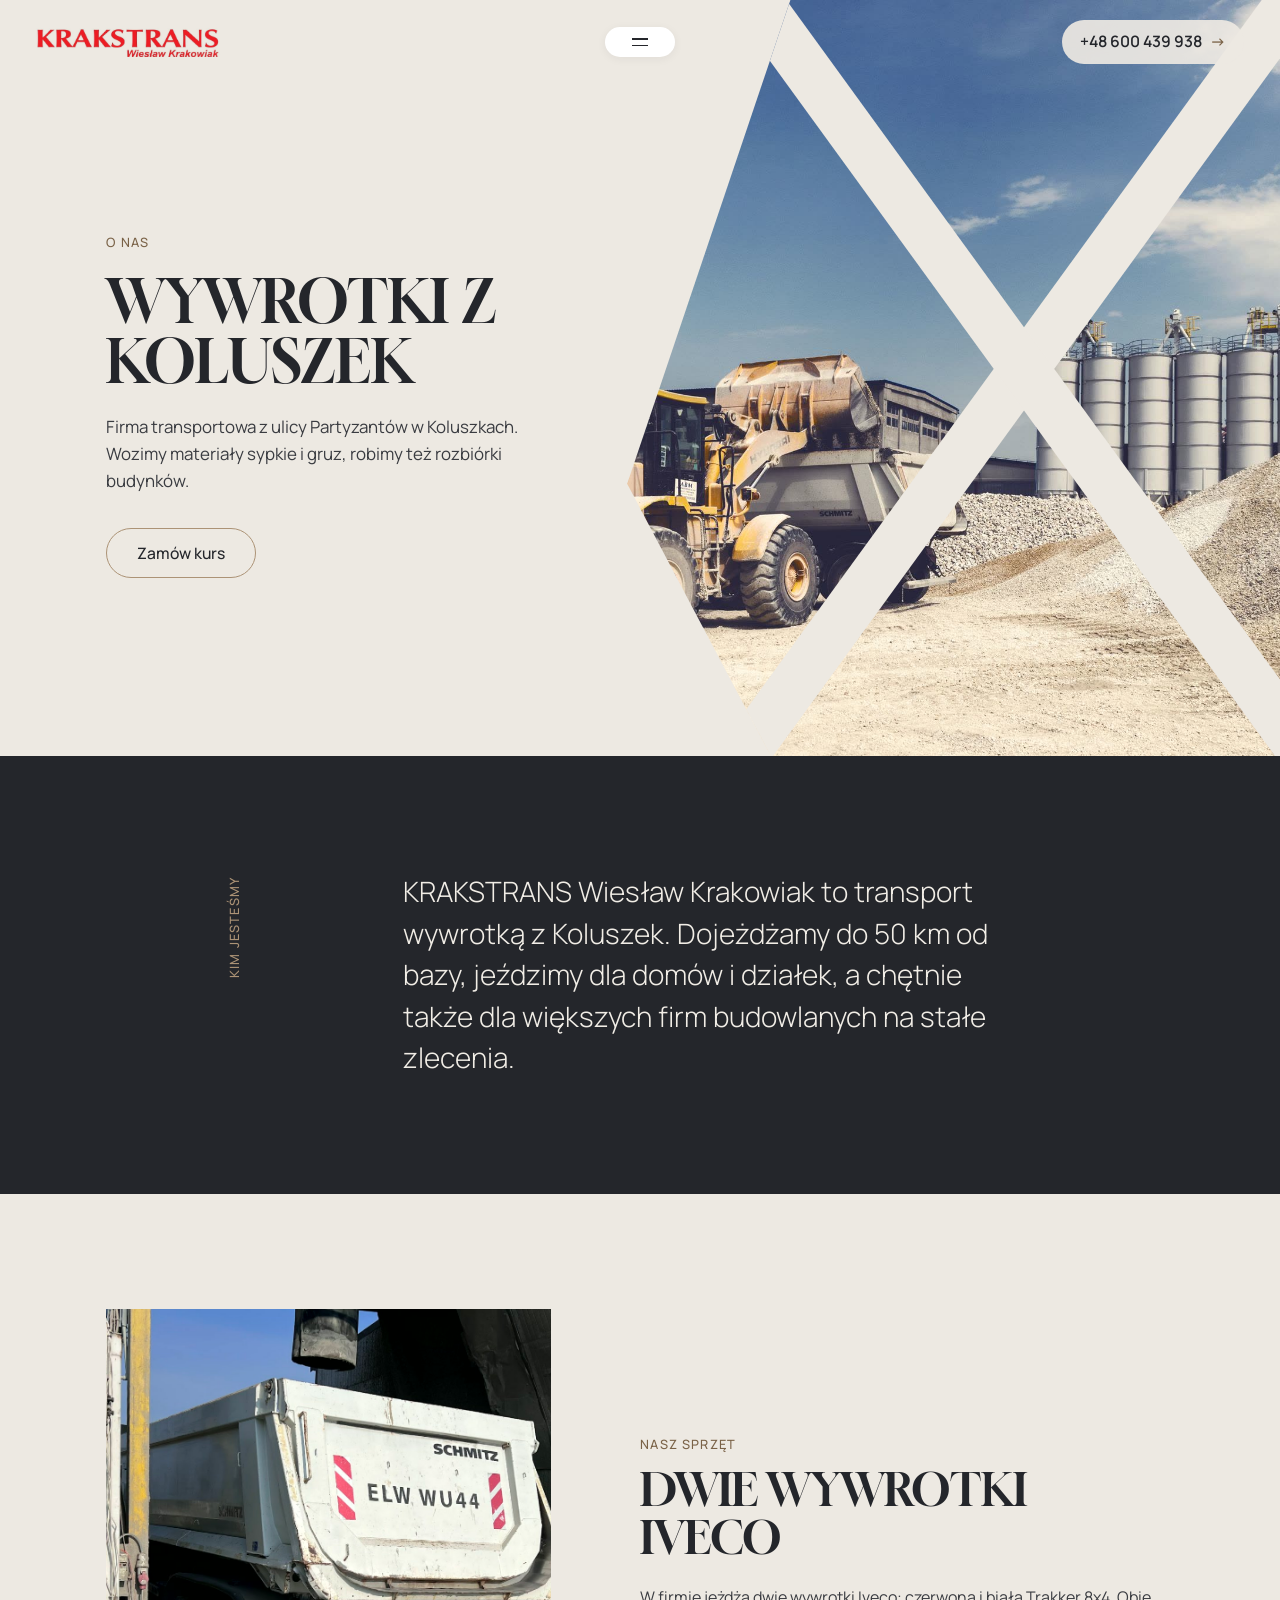
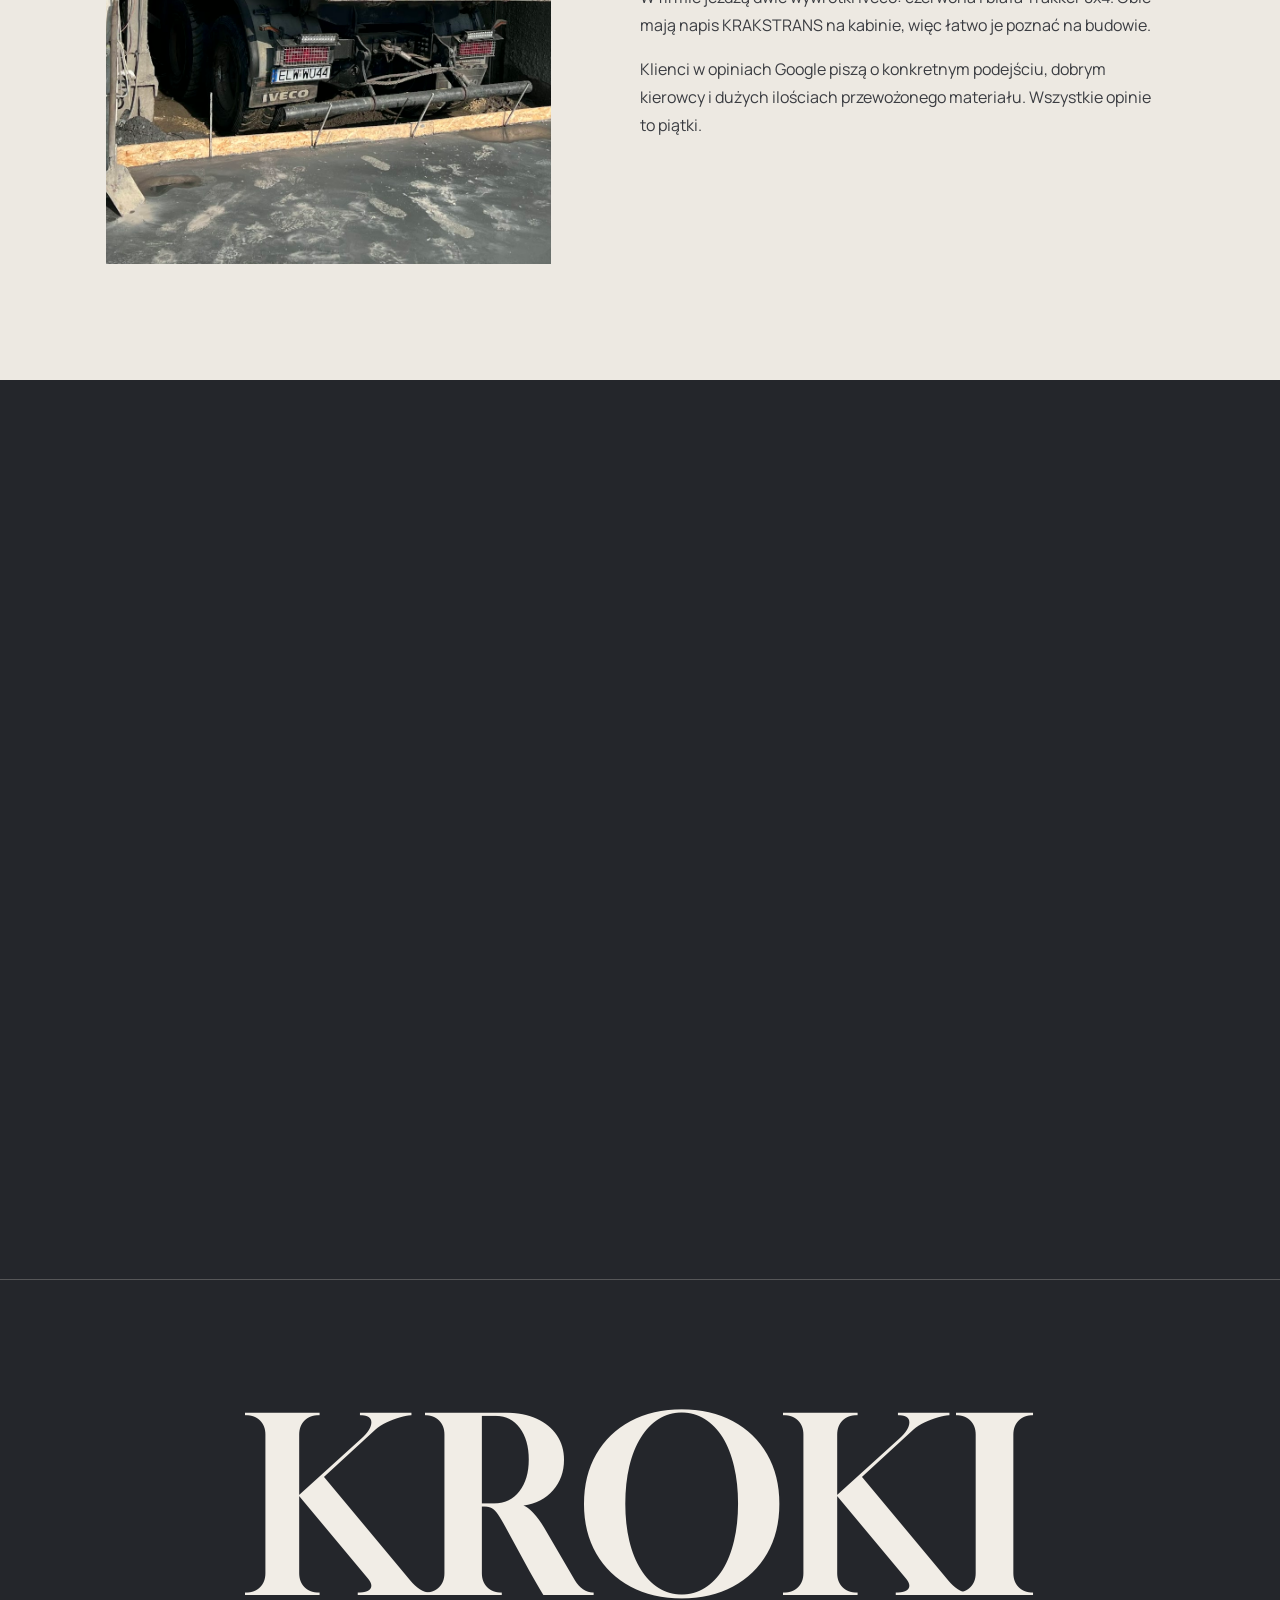
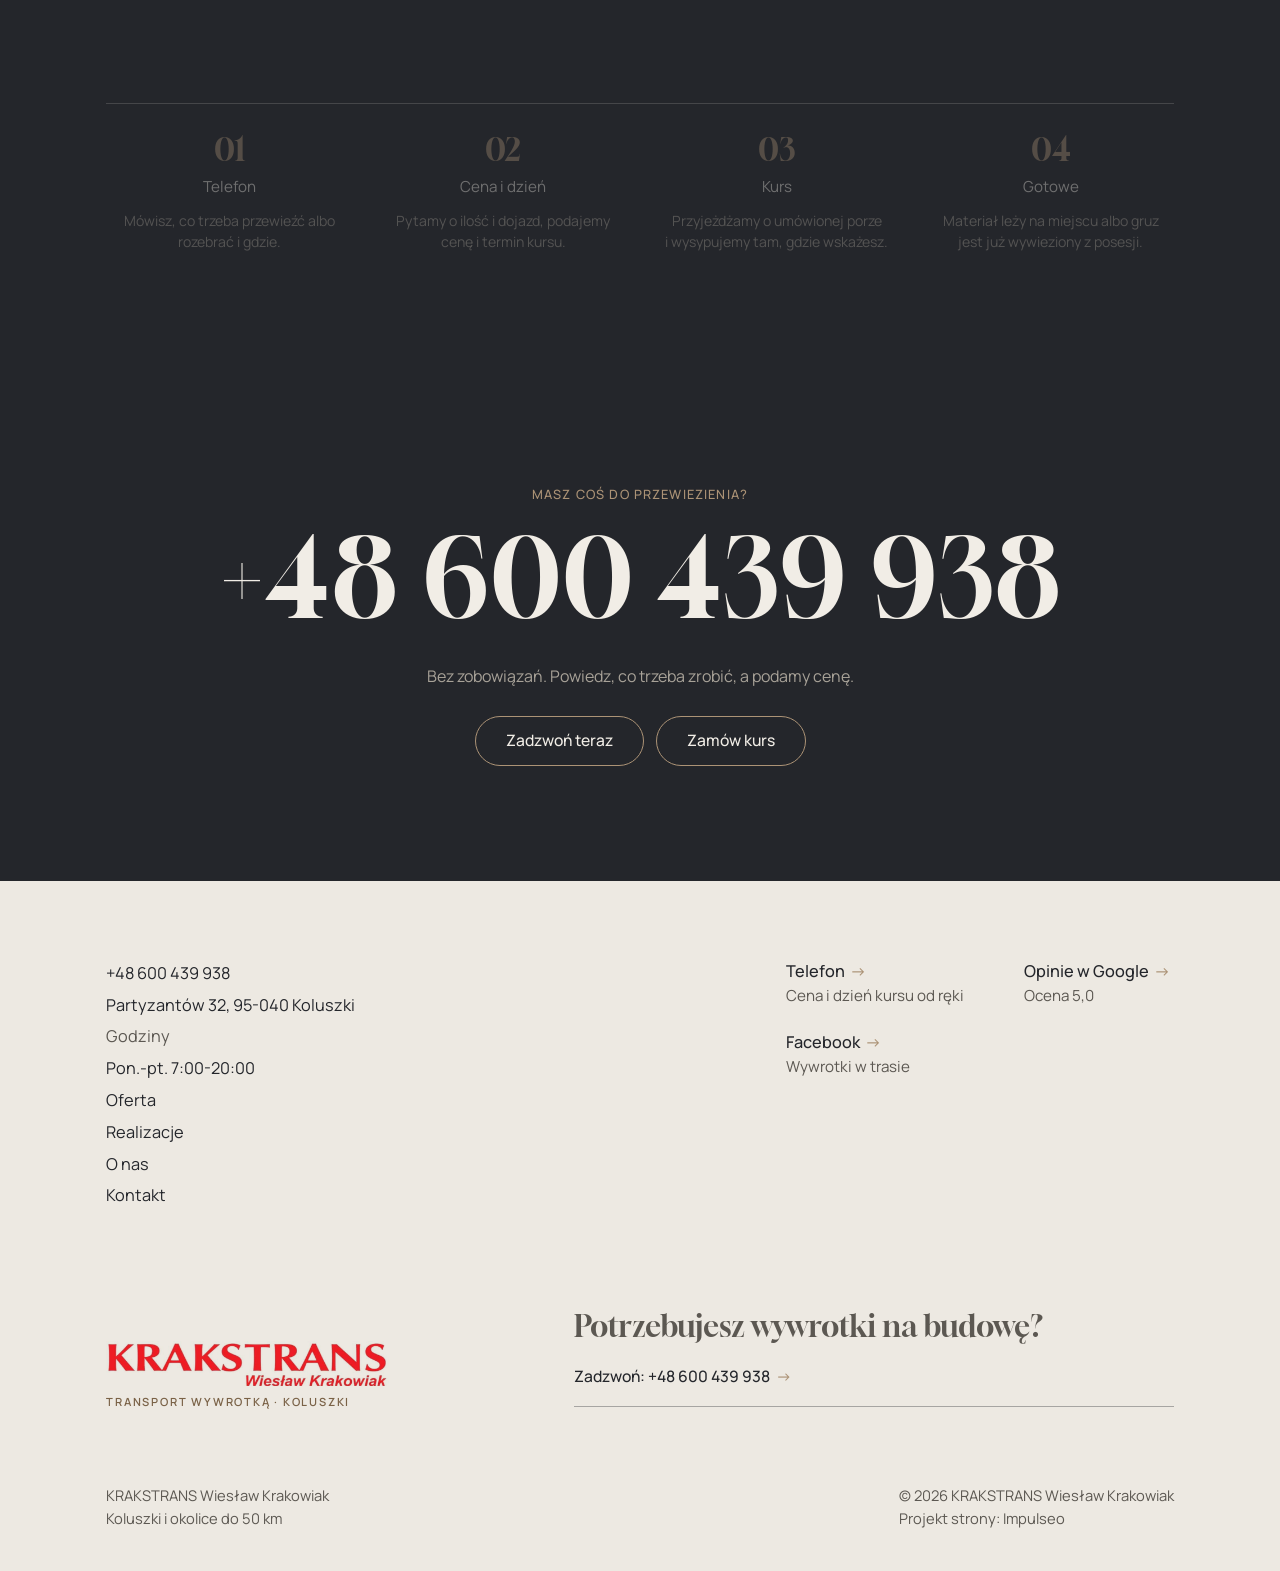
<file: o-nas.html>
<!DOCTYPE html>
<html lang="pl">
<head>
<meta charset="UTF-8">
<meta name="theme-color" content="#EDE9E2">
<meta name="viewport" content="width=device-width, initial-scale=1.0">
<title>O nas · KRAKSTRANS Wiesław Krakowiak · Koluszki</title>
<meta name="description" content="KRAKSTRANS z Koluszek: dwie wywrotki Iveco, transport materiałów sypkich, wywóz gruzu i rozbiórki. Ocena 5,0 w Google. Tel. 600 439 938.">
<link rel="canonical" href="https://kris20032.github.io/krakstrans-wieslaw-krakowiak/o-nas.html">
<meta name="robots" content="noindex, nofollow">
<meta property="og:type" content="website">
<meta property="og:locale" content="pl_PL">
<meta property="og:site_name" content="KRAKSTRANS Wiesław Krakowiak">
<meta property="og:title" content="O nas · KRAKSTRANS Wiesław Krakowiak · Koluszki">
<meta property="og:description" content="KRAKSTRANS z Koluszek: dwie wywrotki Iveco, transport materiałów sypkich, wywóz gruzu i rozbiórki. Ocena 5,0 w Google. Tel. 600 439 938.">
<meta property="og:url" content="https://kris20032.github.io/krakstrans-wieslaw-krakowiak/o-nas.html">
<meta property="og:image" content="https://kris20032.github.io/krakstrans-wieslaw-krakowiak/img/og.jpg">
<meta property="og:image:width" content="1200">
<meta property="og:image:height" content="630">
<meta name="twitter:card" content="summary_large_image">
<script type="application/ld+json">{"@context": "https://schema.org", "@type": "LocalBusiness", "name": "KRAKSTRANS Wiesław Krakowiak", "url": "https://kris20032.github.io/krakstrans-wieslaw-krakowiak/", "telephone": "+48600439938", "image": "https://kris20032.github.io/krakstrans-wieslaw-krakowiak/img/og.jpg", "areaServed": "Koluszki", "sameAs": ["https://www.google.com/maps/place/KRAKSTRANS+Wies%C5%82aw+Krakowiak/@51.7343252,19.8242022,17z/data=!4m6!3m5!1s0x471bd55238cc8db5:0x772ce929f6acebc6!8m2!3d51.7343252!4d19.8242022!16s%2Fg%2F11pw53kmmr"]}</script>
<script>(function(){var d=document.documentElement;try{if(!window.matchMedia('(prefers-reduced-motion: reduce)').matches)d.classList.add('kr-anim');}catch(e){}setTimeout(function(){if(!d.classList.contains('kr-ok'))d.classList.remove('kr-anim');},3500);})();</script>
<link rel="preconnect" href="https://fonts.googleapis.com">
<link rel="preconnect" href="https://fonts.gstatic.com" crossorigin>
<link href="https://fonts.googleapis.com/css2?family=Gloock&family=Manrope:wght@300;400;500;600;700&display=swap" rel="stylesheet">
<link rel="stylesheet" href="assets/styles.css?v=20261110">
<meta name="nb-deploy" content="58d725f1316c">
</head>
<body>

<header class="nav">
  <div class="nav-inner">
    <a class="brand" href="index.html" aria-label="KRAKSTRANS Wiesław Krakowiak - strona główna"><img class="brand-logo" src="img/logo.png" alt="KRAKSTRANS Wiesław Krakowiak" width="1010" height="164" decoding="async"></a>
    <button class="nav-toggle" aria-label="Menu" aria-controls="menu"><span></span><span></span></button>
    <a class="nav-phone" href="tel:+48600439938">+48 600 439 938 <span class="arr">→</span></a>
  </div>
  <nav class="nav-links" id="menu" aria-label="Menu główne" data-lenis-prevent>
    <div class="menu-inner">
      <div class="menu-top"><span><img class="brand-logo" src="img/logo.png" alt="KRAKSTRANS Wiesław Krakowiak" width="1010" height="164" decoding="async"></span><span></span><a class="btn" href="tel:+48600439938">+48 600 439 938</a></div>
      <div class="menu-cols">
        <ul class="menu-main">
          <li><a href="index.html">Start</a></li>
          <li><a href="oferta.html">Oferta</a></li>
          <li><a href="realizacje.html">Realizacje</a></li>
          <li><a href="o-nas.html">O&nbsp;nas</a></li>
          <li><a href="kontakt.html">Kontakt</a></li>
        </ul>
        <div class="menu-col"><p class="menu-ttl">Usługi</p><ul><li><a href="oferta.html#piasek-zwir">Piasek i&nbsp;żwir</a></li><li><a href="oferta.html#kruszywo-ziemia">Kruszywo i&nbsp;ziemia</a></li><li><a href="oferta.html#wywoz-gruzu">Wywóz gruzu</a></li><li><a href="oferta.html#rozbiorki">Rozbiórki budynków</a></li><li><a href="oferta.html#dla-firm">Dla firm budowlanych</a></li><li><a href="oferta.html#duze-ilosci">Duże ilości naraz</a></li></ul></div>
        <div class="menu-col"><p class="menu-ttl">Kontakt</p><ul>
          <li><a href="tel:+48600439938">+48 600 439 938</a></li>
          <li class="muted">Partyzantów 32, Koluszki</li>
          <li class="muted">Pon.-pt. 7:00-20:00</li>
          <li class="muted">Dojazd do 50&nbsp;km</li>
          <li><a href="https://www.facebook.com/profile.php?id=100054633932438" target="_blank" rel="noopener">Facebook</a></li>
        </ul></div>
      </div>
    </div>
  </nav>
</header>

<main>

<section class="banner banner--sub">
  <div class="banner__content">
    <span class="sub">O&nbsp;nas</span>
    <h1>Wywrotki z&nbsp;Koluszek</h1>
    <p class="banner__txt">Firma transportowa z&nbsp;ulicy Partyzantów w&nbsp;Koluszkach. Wozimy materiały sypkie i&nbsp;gruz, robimy też rozbiórki budynków.</p>
    <div class="btns"><a class="btn" href="kontakt.html">Zamów kurs</a></div>
  </div>
  <figure class="hero-img banner__img"><img src="img/g14.jpg" alt="Ładowarka przy pryzmach kruszywa" fetchpriority="high" width="1920" height="1287"></figure>
</section>

<section class="bg-ink pv">
  <div class="wrap">
    <div class="intro reveal">
      <span class="sub vlabel">Kim jesteśmy</span>
      <div>
        <p class="intro__txt">KRAKSTRANS Wiesław Krakowiak to transport wywrotką z&nbsp;Koluszek. Dojeżdżamy do 50 km od bazy, jeździmy dla domów i&nbsp;działek, a&nbsp;chętnie także dla większych firm budowlanych na stałe zlecenia.</p>
      </div>
    </div>
  </div>
</section>

<section class="bg-paper pv">
  <div class="wrap">
    <div class="split">
      <figure class="reveal"><img src="img/about.jpg" alt="Wywrotka KRAKSTRANS przy załadunku" width="1904" height="1390" decoding="async"></figure>
      <div class="reveal">
        <span class="sub">Nasz sprzęt</span>
        <h2>Dwie wywrotki Iveco</h2>
        <p>W&nbsp;firmie jeżdżą dwie wywrotki Iveco: czerwona i&nbsp;biała Trakker 8x4. Obie mają napis KRAKSTRANS na kabinie, więc łatwo je poznać na budowie.</p>
        <p>Klienci w&nbsp;opiniach Google piszą o&nbsp;konkretnym podejściu, dobrym kierowcy i&nbsp;dużych ilościach przewożonego materiału. Wszystkie opinie to piątki.</p>
      </div>
    </div>
  </div>
</section>

<section class="stopklatka" aria-hidden="true"><div class="stk-bg" style="background-image:url(img/g15.jpg)"></div></section>

<section class="bg-ink pv">
  <h2 class="huge huge--fit6 reveal">Kroki</h2>
  <div class="wrap"><ul class="steps" data-rzad><li class="reveal"><span class="no">01</span><span class="lab">Telefon</span><span class="desc">Mówisz, co trzeba przewieźć albo rozebrać i&nbsp;gdzie.</span></li><li class="reveal"><span class="no">02</span><span class="lab">Cena i&nbsp;dzień</span><span class="desc">Pytamy o&nbsp;ilość i&nbsp;dojazd, podajemy cenę i&nbsp;termin kursu.</span></li><li class="reveal"><span class="no">03</span><span class="lab">Kurs</span><span class="desc">Przyjeżdżamy o&nbsp;umówionej porze i&nbsp;wysypujemy tam, gdzie wskażesz.</span></li><li class="reveal"><span class="no">04</span><span class="lab">Gotowe</span><span class="desc">Materiał leży na miejscu albo gruz jest już wywieziony z&nbsp;posesji.</span></li></ul></div>
</section>

<section class="bg-ink pv call cta">
  <div class="wrap reveal">
    <span class="sub">Masz coś do przewiezienia?</span>
    <a class="phone-big" href="tel:+48600439938">+48 600 439 938</a>
    <p class="lead">Bez zobowiązań. Powiedz, co trzeba zrobić, a&nbsp;podamy cenę.</p>
    <div class="btns"><a class="btn" href="tel:+48600439938">Zadzwoń teraz</a><a class="btn" href="kontakt.html">Zamów kurs</a></div>
  </div>
</section>
</main>

<footer>
  <div class="wrap">
    <div class="foot-top">
      <div class="foot-list">
        <a href="tel:+48600439938">+48 600 439 938</a>
        <span>Partyzantów 32, 95-040 Koluszki</span>
        <span class="muted">Godziny</span>
        <span>Pon.-pt. 7:00-20:00</span>
        <a href="oferta.html">Oferta</a>
        <a href="realizacje.html">Realizacje</a>
        <a href="o-nas.html">O&nbsp;nas</a>
        <a href="kontakt.html">Kontakt</a>
      </div>
      <div class="foot-side">
        <div><a class="lnk" href="tel:+48600439938">Telefon <span class="arr">→</span></a><span class="foot-note">Cena i&nbsp;dzień kursu od ręki</span></div>
        <div><a class="lnk" href="https://www.google.com/maps/place/KRAKSTRANS+Wies%C5%82aw+Krakowiak/@51.7343252,19.8242022,17z/data=!4m6!3m5!1s0x471bd55238cc8db5:0x772ce929f6acebc6!8m2!3d51.7343252!4d19.8242022!16s%2Fg%2F11pw53kmmr" target="_blank" rel="noopener">Opinie w&nbsp;Google <span class="arr">→</span></a><span class="foot-note">Ocena 5,0</span></div>
        <div><a class="lnk" href="https://www.facebook.com/profile.php?id=100054633932438" target="_blank" rel="noopener">Facebook <span class="arr">→</span></a><span class="foot-note">Wywrotki w&nbsp;trasie</span></div>
      </div>
    </div>
    <div class="foot-mid">
      <div class="name"><img class="foot-logo" src="img/logo.png" alt="KRAKSTRANS Wiesław Krakowiak" width="1010" height="164" loading="lazy" decoding="async"><small>Transport wywrotką · Koluszki</small></div>
      <div class="foot-cta">
        <span class="big">Potrzebujesz wywrotki na budowę?</span>
        <a class="lnk" href="tel:+48600439938">Zadzwoń: +48 600 439 938 <span class="arr">→</span></a>
      </div>
    </div>
    <div class="foot-bot">
      <span>KRAKSTRANS Wiesław Krakowiak<br>Koluszki i&nbsp;okolice do 50&nbsp;km</span>
      <span>© 2026 KRAKSTRANS Wiesław Krakowiak<br>Projekt strony: <a class="foot-credit" href="https://impulseo.pl" target="_blank" rel="noopener">Impulseo</a></span>
    </div>
  </div>
</footer>
<div class="sticky-call"><a class="sc-call" href="tel:+48600439938"><svg class="ico-tel" width="16" height="16" viewBox="0 0 24 24" fill="none" aria-hidden="true"><path d="M6.6 10.8a15.5 15.5 0 0 0 6.6 6.6l2.2-2.2a1 1 0 0 1 1-.24 11.4 11.4 0 0 0 3.6.58 1 1 0 0 1 1 1V20a1 1 0 0 1-1 1A17 17 0 0 1 3 4a1 1 0 0 1 1-1h3.5a1 1 0 0 1 1 1c0 1.25.2 2.46.58 3.6a1 1 0 0 1-.25 1l-2.23 2.2Z" fill="currentColor"/></svg> Zadzwoń</a><a class="sc-quote" href="kontakt.html">Zamów kurs</a></div>
<div class="demo-wazne" data-do="2026-11-11" data-cykl="3" hidden><svg class="dw-ico" width="13" height="13" viewBox="0 0 24 24" fill="none" aria-hidden="true"><circle cx="12" cy="12" r="8.6" stroke="currentColor" stroke-width="1.8"/><path d="M12 7.2V12l3.3 2" stroke="currentColor" stroke-width="1.8" stroke-linecap="round"/></svg><span class="dw-txt"></span></div>

<script src="assets/lenis.min.js?v=1.1.20"></script>
<script src="assets/main.js?v=20261110"></script>
</body>
</html>
</file>
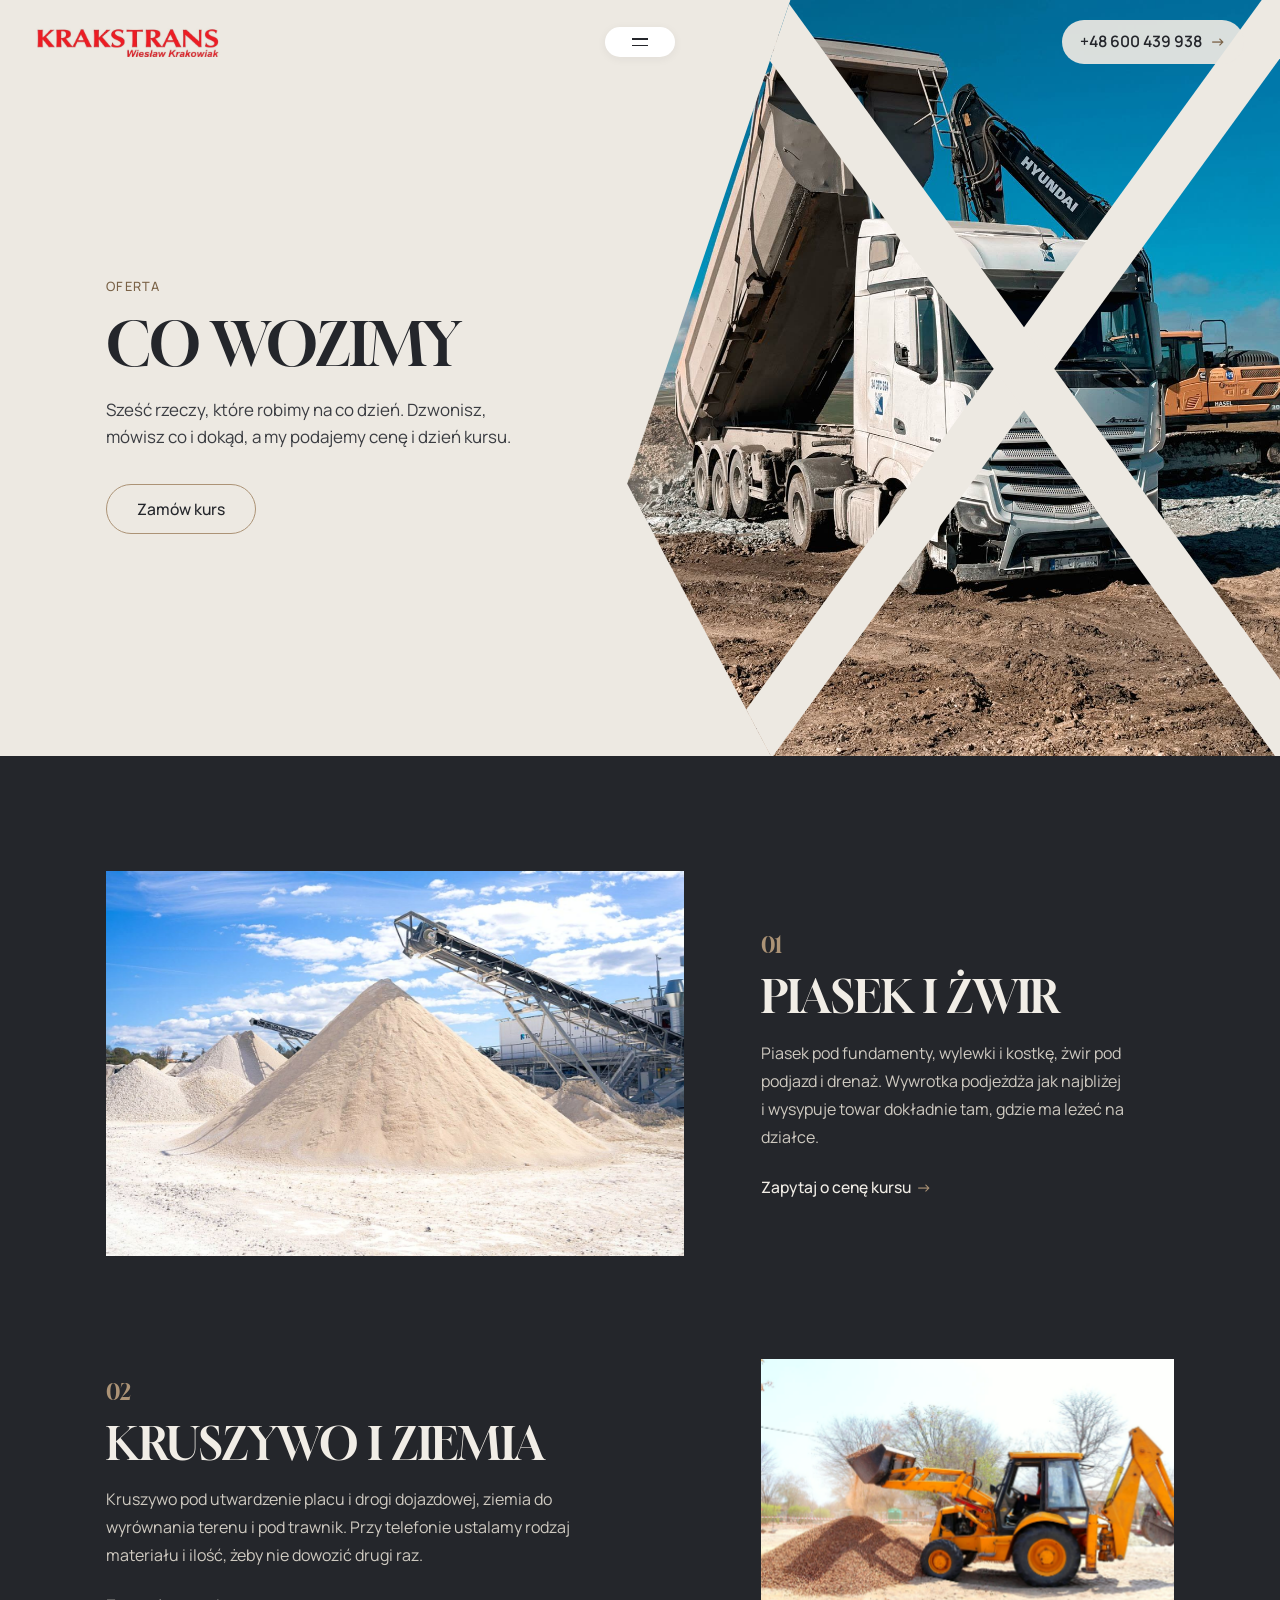
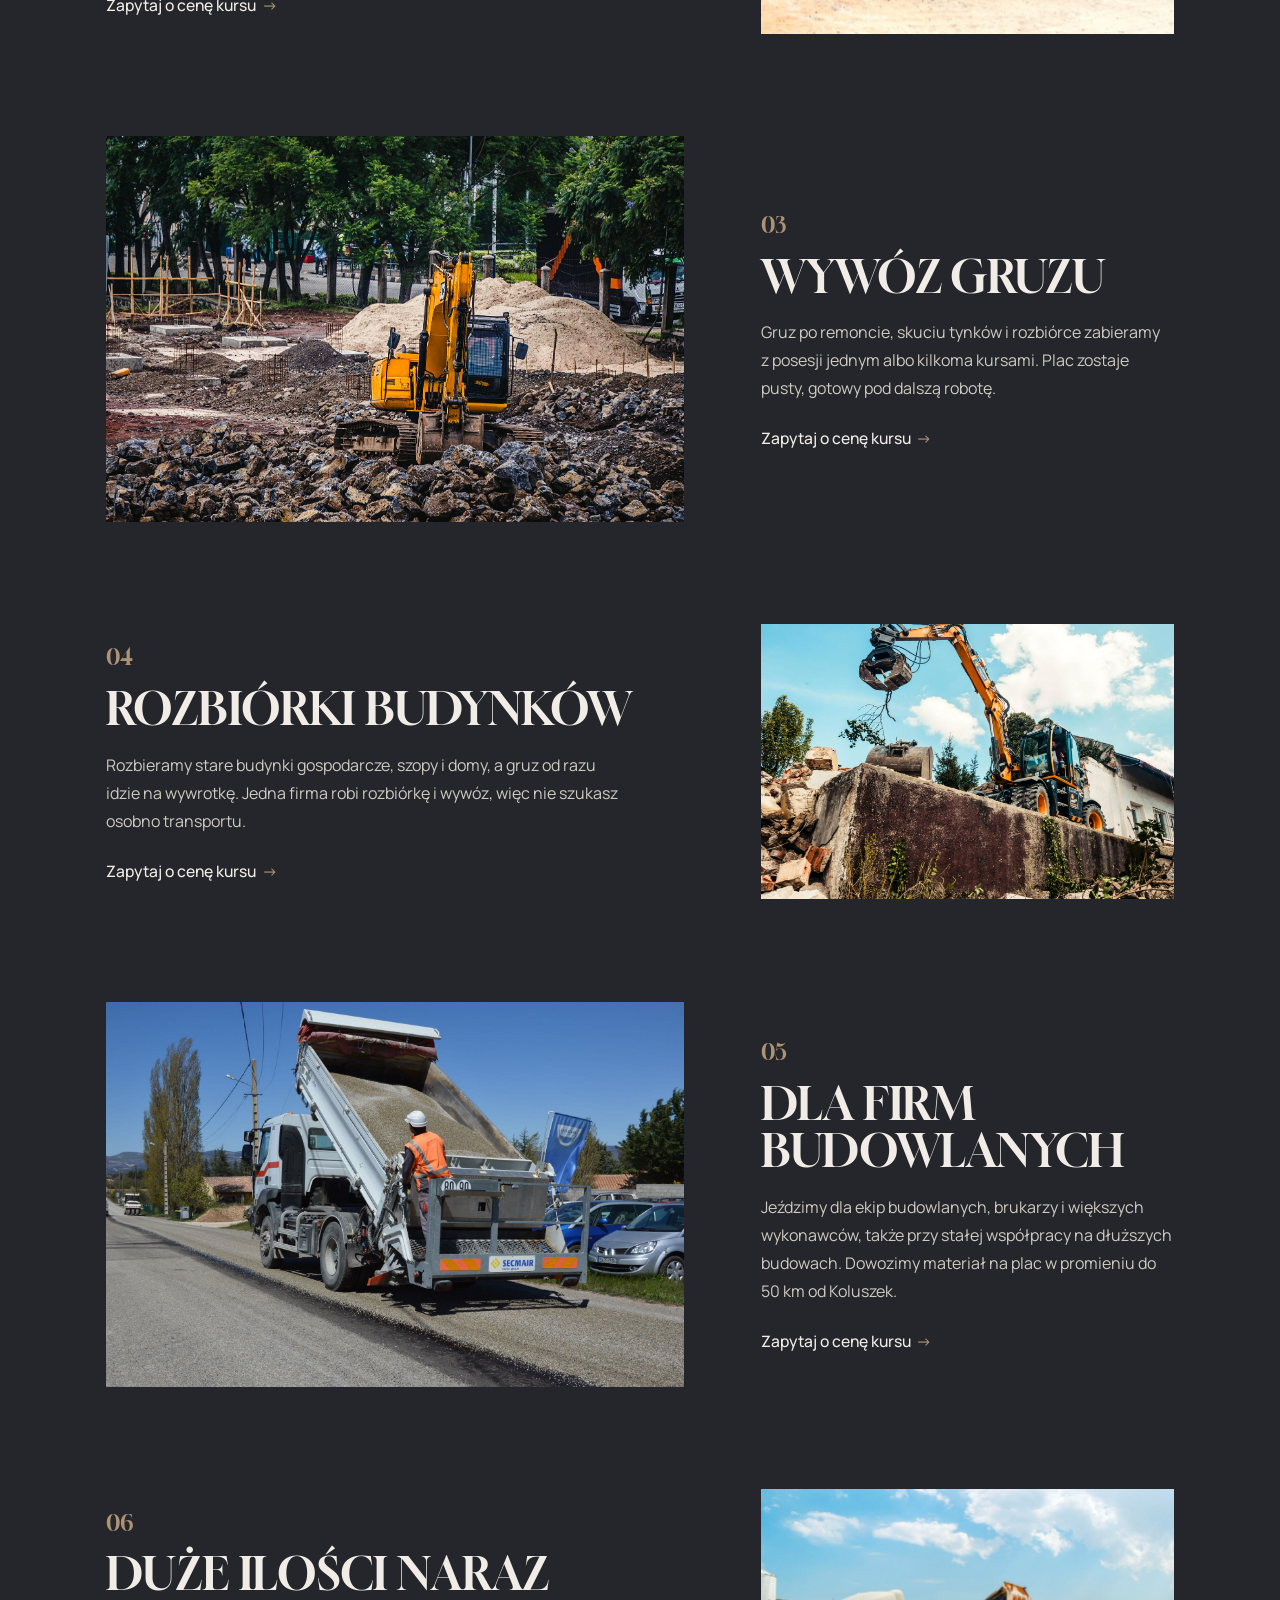
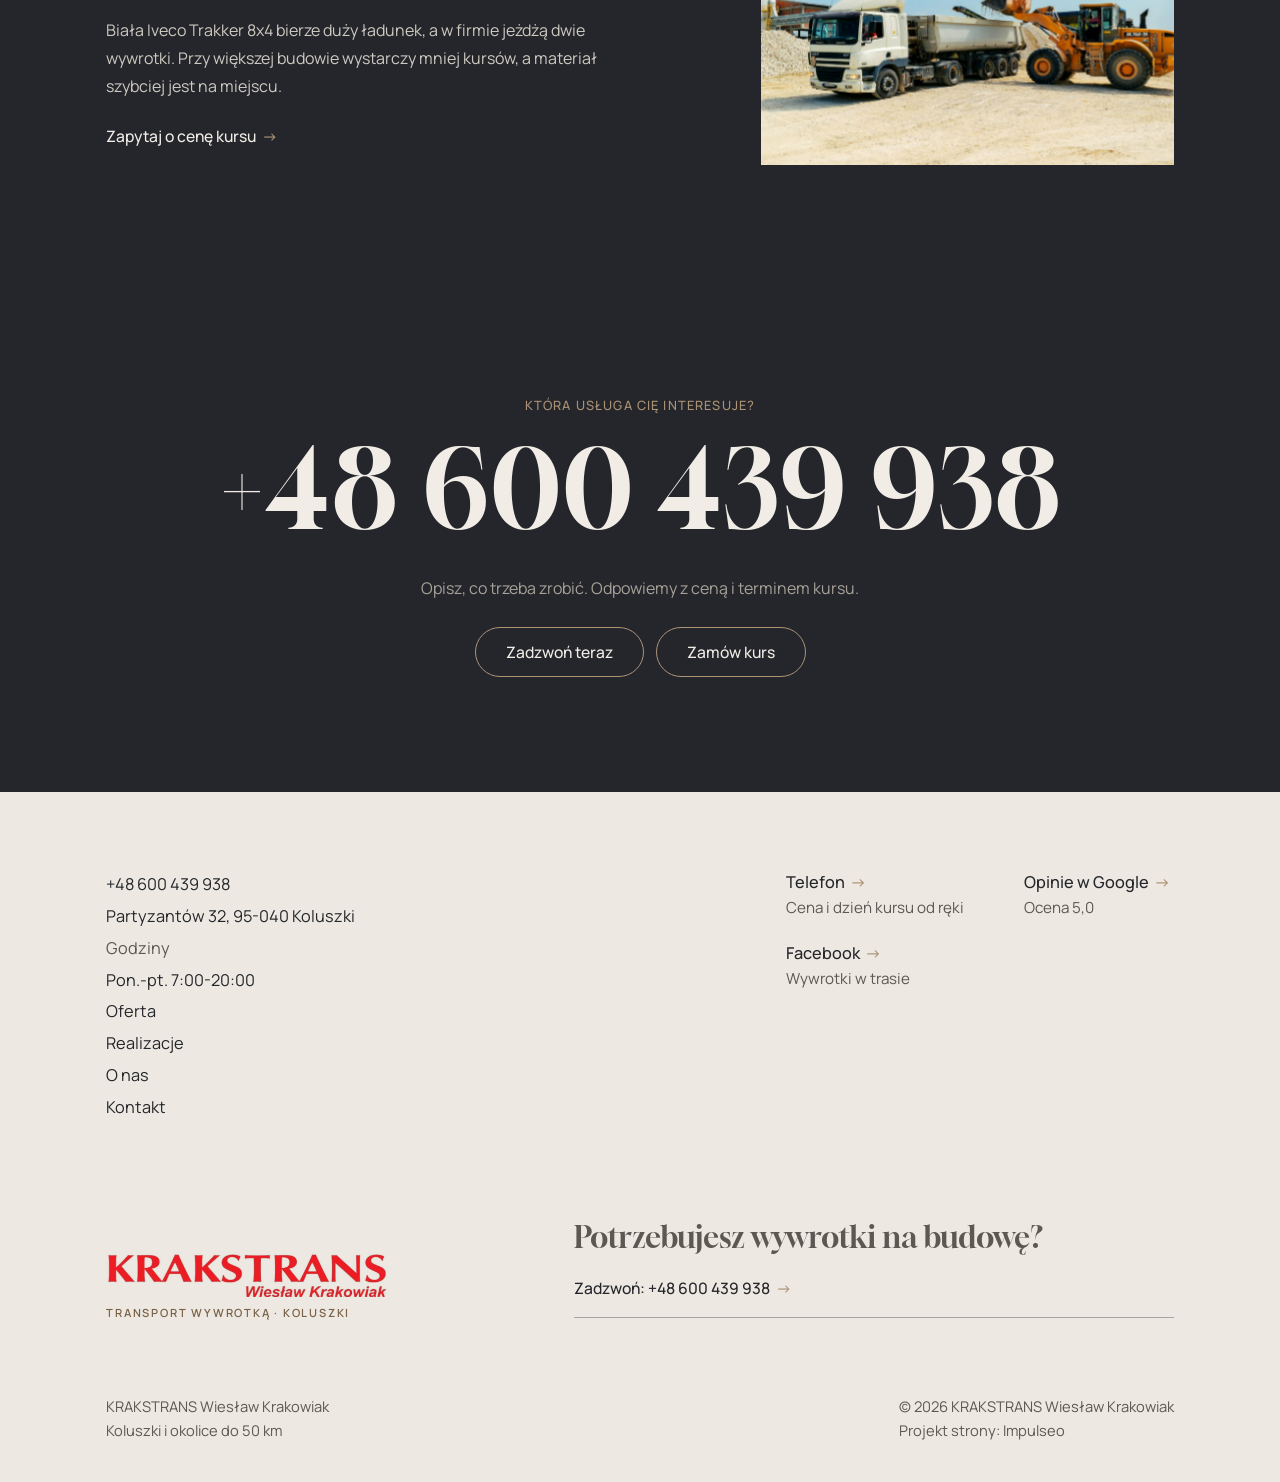
<file: oferta.html>
<!DOCTYPE html>
<html lang="pl">
<head>
<meta charset="UTF-8">
<meta name="theme-color" content="#EDE9E2">
<meta name="viewport" content="width=device-width, initial-scale=1.0">
<title>Oferta · KRAKSTRANS Wiesław Krakowiak · Koluszki</title>
<meta name="description" content="Transport wywrotką: piasek, żwir, kruszywo, ziemia, wywóz gruzu i rozbiórki budynków. Koluszki i okolice do 50 km. Tel. 600 439 938.">
<link rel="canonical" href="https://kris20032.github.io/krakstrans-wieslaw-krakowiak/oferta.html">
<meta name="robots" content="noindex, nofollow">
<meta property="og:type" content="website">
<meta property="og:locale" content="pl_PL">
<meta property="og:site_name" content="KRAKSTRANS Wiesław Krakowiak">
<meta property="og:title" content="Oferta · KRAKSTRANS Wiesław Krakowiak · Koluszki">
<meta property="og:description" content="Transport wywrotką: piasek, żwir, kruszywo, ziemia, wywóz gruzu i rozbiórki budynków. Koluszki i okolice do 50 km. Tel. 600 439 938.">
<meta property="og:url" content="https://kris20032.github.io/krakstrans-wieslaw-krakowiak/oferta.html">
<meta property="og:image" content="https://kris20032.github.io/krakstrans-wieslaw-krakowiak/img/og.jpg">
<meta property="og:image:width" content="1200">
<meta property="og:image:height" content="630">
<meta name="twitter:card" content="summary_large_image">
<script type="application/ld+json">{"@context": "https://schema.org", "@type": "LocalBusiness", "name": "KRAKSTRANS Wiesław Krakowiak", "url": "https://kris20032.github.io/krakstrans-wieslaw-krakowiak/", "telephone": "+48600439938", "image": "https://kris20032.github.io/krakstrans-wieslaw-krakowiak/img/og.jpg", "areaServed": "Koluszki", "sameAs": ["https://www.google.com/maps/place/KRAKSTRANS+Wies%C5%82aw+Krakowiak/@51.7343252,19.8242022,17z/data=!4m6!3m5!1s0x471bd55238cc8db5:0x772ce929f6acebc6!8m2!3d51.7343252!4d19.8242022!16s%2Fg%2F11pw53kmmr"]}</script>
<script>(function(){var d=document.documentElement;try{if(!window.matchMedia('(prefers-reduced-motion: reduce)').matches)d.classList.add('kr-anim');}catch(e){}setTimeout(function(){if(!d.classList.contains('kr-ok'))d.classList.remove('kr-anim');},3500);})();</script>
<link rel="preconnect" href="https://fonts.googleapis.com">
<link rel="preconnect" href="https://fonts.gstatic.com" crossorigin>
<link href="https://fonts.googleapis.com/css2?family=Gloock&family=Manrope:wght@300;400;500;600;700&display=swap" rel="stylesheet">
<link rel="stylesheet" href="assets/styles.css?v=20261110">
<meta name="nb-deploy" content="58d725f1316c">
</head>
<body>

<header class="nav">
  <div class="nav-inner">
    <a class="brand" href="index.html" aria-label="KRAKSTRANS Wiesław Krakowiak - strona główna"><img class="brand-logo" src="img/logo.png" alt="KRAKSTRANS Wiesław Krakowiak" width="1010" height="164" decoding="async"></a>
    <button class="nav-toggle" aria-label="Menu" aria-controls="menu"><span></span><span></span></button>
    <a class="nav-phone" href="tel:+48600439938">+48 600 439 938 <span class="arr">→</span></a>
  </div>
  <nav class="nav-links" id="menu" aria-label="Menu główne" data-lenis-prevent>
    <div class="menu-inner">
      <div class="menu-top"><span><img class="brand-logo" src="img/logo.png" alt="KRAKSTRANS Wiesław Krakowiak" width="1010" height="164" decoding="async"></span><span></span><a class="btn" href="tel:+48600439938">+48 600 439 938</a></div>
      <div class="menu-cols">
        <ul class="menu-main">
          <li><a href="index.html">Start</a></li>
          <li><a href="oferta.html">Oferta</a></li>
          <li><a href="realizacje.html">Realizacje</a></li>
          <li><a href="o-nas.html">O&nbsp;nas</a></li>
          <li><a href="kontakt.html">Kontakt</a></li>
        </ul>
        <div class="menu-col"><p class="menu-ttl">Usługi</p><ul><li><a href="oferta.html#piasek-zwir">Piasek i&nbsp;żwir</a></li><li><a href="oferta.html#kruszywo-ziemia">Kruszywo i&nbsp;ziemia</a></li><li><a href="oferta.html#wywoz-gruzu">Wywóz gruzu</a></li><li><a href="oferta.html#rozbiorki">Rozbiórki budynków</a></li><li><a href="oferta.html#dla-firm">Dla firm budowlanych</a></li><li><a href="oferta.html#duze-ilosci">Duże ilości naraz</a></li></ul></div>
        <div class="menu-col"><p class="menu-ttl">Kontakt</p><ul>
          <li><a href="tel:+48600439938">+48 600 439 938</a></li>
          <li class="muted">Partyzantów 32, Koluszki</li>
          <li class="muted">Pon.-pt. 7:00-20:00</li>
          <li class="muted">Dojazd do 50&nbsp;km</li>
          <li><a href="https://www.facebook.com/profile.php?id=100054633932438" target="_blank" rel="noopener">Facebook</a></li>
        </ul></div>
      </div>
    </div>
  </nav>
</header>

<main>

<section class="banner banner--sub">
  <div class="banner__content">
    <span class="sub">Oferta</span>
    <h1>Co wozimy</h1>
    <p class="banner__txt">Sześć rzeczy, które robimy na co dzień. Dzwonisz, mówisz co i&nbsp;dokąd, a&nbsp;my podajemy cenę i&nbsp;dzień kursu.</p>
    <div class="btns"><a class="btn" href="kontakt.html">Zamów kurs</a></div>
  </div>
  <figure class="hero-img banner__img"><img src="img/g13.jpg" alt="Wywrotka z podniesioną skrzynią na budowie" fetchpriority="high" width="1920" height="1440"></figure>
</section>

<section class="bg-ink pv">
  <div class="wrap">
    <div class="svc-rows">
      <article class="svc-row reveal" id="piasek-zwir">
        <figure><img src="img/g3.jpg" alt="Pryzma piasku na placu" width="1600" height="1066" decoding="async"></figure>
        <div><span class="no">01</span><h2>Piasek i&nbsp;żwir</h2><p>Piasek pod fundamenty, wylewki i&nbsp;kostkę, żwir pod podjazd i&nbsp;drenaż. Wywrotka podjeżdża jak najbliżej i&nbsp;wysypuje towar dokładnie tam, gdzie ma leżeć na działce.</p><a class="lnk" href="kontakt.html">Zapytaj o&nbsp;cenę kursu <span class="arr">→</span></a></div>
      </article>
      <article class="svc-row reveal" id="kruszywo-ziemia">
        <figure><img src="img/g6.jpg" alt="Kruszywo zsypane z łyżki" width="1880" height="1253" decoding="async"></figure>
        <div><span class="no">02</span><h2>Kruszywo i&nbsp;ziemia</h2><p>Kruszywo pod utwardzenie placu i&nbsp;drogi dojazdowej, ziemia do wyrównania terenu i&nbsp;pod trawnik. Przy telefonie ustalamy rodzaj materiału i&nbsp;ilość, żeby nie dowozić drugi raz.</p><a class="lnk" href="kontakt.html">Zapytaj o&nbsp;cenę kursu <span class="arr">→</span></a></div>
      </article>
      <article class="svc-row reveal" id="wywoz-gruzu">
        <figure><img src="img/g8.jpg" alt="Gruz i kamienie na placu budowy" loading="lazy" width="1880" height="1253" decoding="async"></figure>
        <div><span class="no">03</span><h2>Wywóz gruzu</h2><p>Gruz po remoncie, skuciu tynków i&nbsp;rozbiórce zabieramy z&nbsp;posesji jednym albo kilkoma kursami. Plac zostaje pusty, gotowy pod dalszą robotę.</p><a class="lnk" href="kontakt.html">Zapytaj o&nbsp;cenę kursu <span class="arr">→</span></a></div>
      </article>
      <article class="svc-row reveal" id="rozbiorki">
        <figure><img src="img/g4.jpg" alt="Rozbiórka starego budynku" loading="lazy" width="1786" height="1136" decoding="async"></figure>
        <div><span class="no">04</span><h2>Rozbiórki budynków</h2><p>Rozbieramy stare budynki gospodarcze, szopy i&nbsp;domy, a&nbsp;gruz od razu idzie na wywrotkę. Jedna firma robi rozbiórkę i&nbsp;wywóz, więc nie szukasz osobno transportu.</p><a class="lnk" href="kontakt.html">Zapytaj o&nbsp;cenę kursu <span class="arr">→</span></a></div>
      </article>
      <article class="svc-row reveal" id="dla-firm">
        <figure><img src="img/g11.jpg" alt="Wywrotka rozładowuje materiał przy drodze" loading="lazy" width="1920" height="1277" decoding="async"></figure>
        <div><span class="no">05</span><h2>Dla firm budowlanych</h2><p>Jeździmy dla ekip budowlanych, brukarzy i&nbsp;większych wykonawców, także przy stałej współpracy na dłuższych budowach. Dowozimy materiał na plac w&nbsp;promieniu do 50&nbsp;km od Koluszek.</p><a class="lnk" href="kontakt.html">Zapytaj o&nbsp;cenę kursu <span class="arr">→</span></a></div>
      </article>
      <article class="svc-row reveal" id="duze-ilosci">
        <figure><img src="img/g1.jpg" alt="Ładowarka ładuje kruszywo na wywrotkę" loading="lazy" width="1880" height="1253" decoding="async"></figure>
        <div><span class="no">06</span><h2>Duże ilości naraz</h2><p>Biała Iveco Trakker 8x4 bierze duży ładunek, a&nbsp;w&nbsp;firmie jeżdżą dwie wywrotki. Przy większej budowie wystarczy mniej kursów, a&nbsp;materiał szybciej jest na miejscu.</p><a class="lnk" href="kontakt.html">Zapytaj o&nbsp;cenę kursu <span class="arr">→</span></a></div>
      </article>
    </div>
  </div>
</section>

<section class="bg-ink pv call cta">
  <div class="wrap reveal">
    <span class="sub">Która usługa Cię interesuje?</span>
    <a class="phone-big" href="tel:+48600439938">+48 600 439 938</a>
    <p class="lead">Opisz, co trzeba zrobić. Odpowiemy z&nbsp;ceną i&nbsp;terminem kursu.</p>
    <div class="btns"><a class="btn" href="tel:+48600439938">Zadzwoń teraz</a><a class="btn" href="kontakt.html">Zamów kurs</a></div>
  </div>
</section>
</main>

<footer>
  <div class="wrap">
    <div class="foot-top">
      <div class="foot-list">
        <a href="tel:+48600439938">+48 600 439 938</a>
        <span>Partyzantów 32, 95-040 Koluszki</span>
        <span class="muted">Godziny</span>
        <span>Pon.-pt. 7:00-20:00</span>
        <a href="oferta.html">Oferta</a>
        <a href="realizacje.html">Realizacje</a>
        <a href="o-nas.html">O&nbsp;nas</a>
        <a href="kontakt.html">Kontakt</a>
      </div>
      <div class="foot-side">
        <div><a class="lnk" href="tel:+48600439938">Telefon <span class="arr">→</span></a><span class="foot-note">Cena i&nbsp;dzień kursu od ręki</span></div>
        <div><a class="lnk" href="https://www.google.com/maps/place/KRAKSTRANS+Wies%C5%82aw+Krakowiak/@51.7343252,19.8242022,17z/data=!4m6!3m5!1s0x471bd55238cc8db5:0x772ce929f6acebc6!8m2!3d51.7343252!4d19.8242022!16s%2Fg%2F11pw53kmmr" target="_blank" rel="noopener">Opinie w&nbsp;Google <span class="arr">→</span></a><span class="foot-note">Ocena 5,0</span></div>
        <div><a class="lnk" href="https://www.facebook.com/profile.php?id=100054633932438" target="_blank" rel="noopener">Facebook <span class="arr">→</span></a><span class="foot-note">Wywrotki w&nbsp;trasie</span></div>
      </div>
    </div>
    <div class="foot-mid">
      <div class="name"><img class="foot-logo" src="img/logo.png" alt="KRAKSTRANS Wiesław Krakowiak" width="1010" height="164" loading="lazy" decoding="async"><small>Transport wywrotką · Koluszki</small></div>
      <div class="foot-cta">
        <span class="big">Potrzebujesz wywrotki na budowę?</span>
        <a class="lnk" href="tel:+48600439938">Zadzwoń: +48 600 439 938 <span class="arr">→</span></a>
      </div>
    </div>
    <div class="foot-bot">
      <span>KRAKSTRANS Wiesław Krakowiak<br>Koluszki i&nbsp;okolice do 50&nbsp;km</span>
      <span>© 2026 KRAKSTRANS Wiesław Krakowiak<br>Projekt strony: <a class="foot-credit" href="https://impulseo.pl" target="_blank" rel="noopener">Impulseo</a></span>
    </div>
  </div>
</footer>
<div class="sticky-call"><a class="sc-call" href="tel:+48600439938"><svg class="ico-tel" width="16" height="16" viewBox="0 0 24 24" fill="none" aria-hidden="true"><path d="M6.6 10.8a15.5 15.5 0 0 0 6.6 6.6l2.2-2.2a1 1 0 0 1 1-.24 11.4 11.4 0 0 0 3.6.58 1 1 0 0 1 1 1V20a1 1 0 0 1-1 1A17 17 0 0 1 3 4a1 1 0 0 1 1-1h3.5a1 1 0 0 1 1 1c0 1.25.2 2.46.58 3.6a1 1 0 0 1-.25 1l-2.23 2.2Z" fill="currentColor"/></svg> Zadzwoń</a><a class="sc-quote" href="kontakt.html">Zamów kurs</a></div>
<div class="demo-wazne" data-do="2026-11-11" data-cykl="3" hidden><svg class="dw-ico" width="13" height="13" viewBox="0 0 24 24" fill="none" aria-hidden="true"><circle cx="12" cy="12" r="8.6" stroke="currentColor" stroke-width="1.8"/><path d="M12 7.2V12l3.3 2" stroke="currentColor" stroke-width="1.8" stroke-linecap="round"/></svg><span class="dw-txt"></span></div>

<script src="assets/lenis.min.js?v=1.1.20"></script>
<script src="assets/main.js?v=20261110"></script>
</body>
</html>
</file>
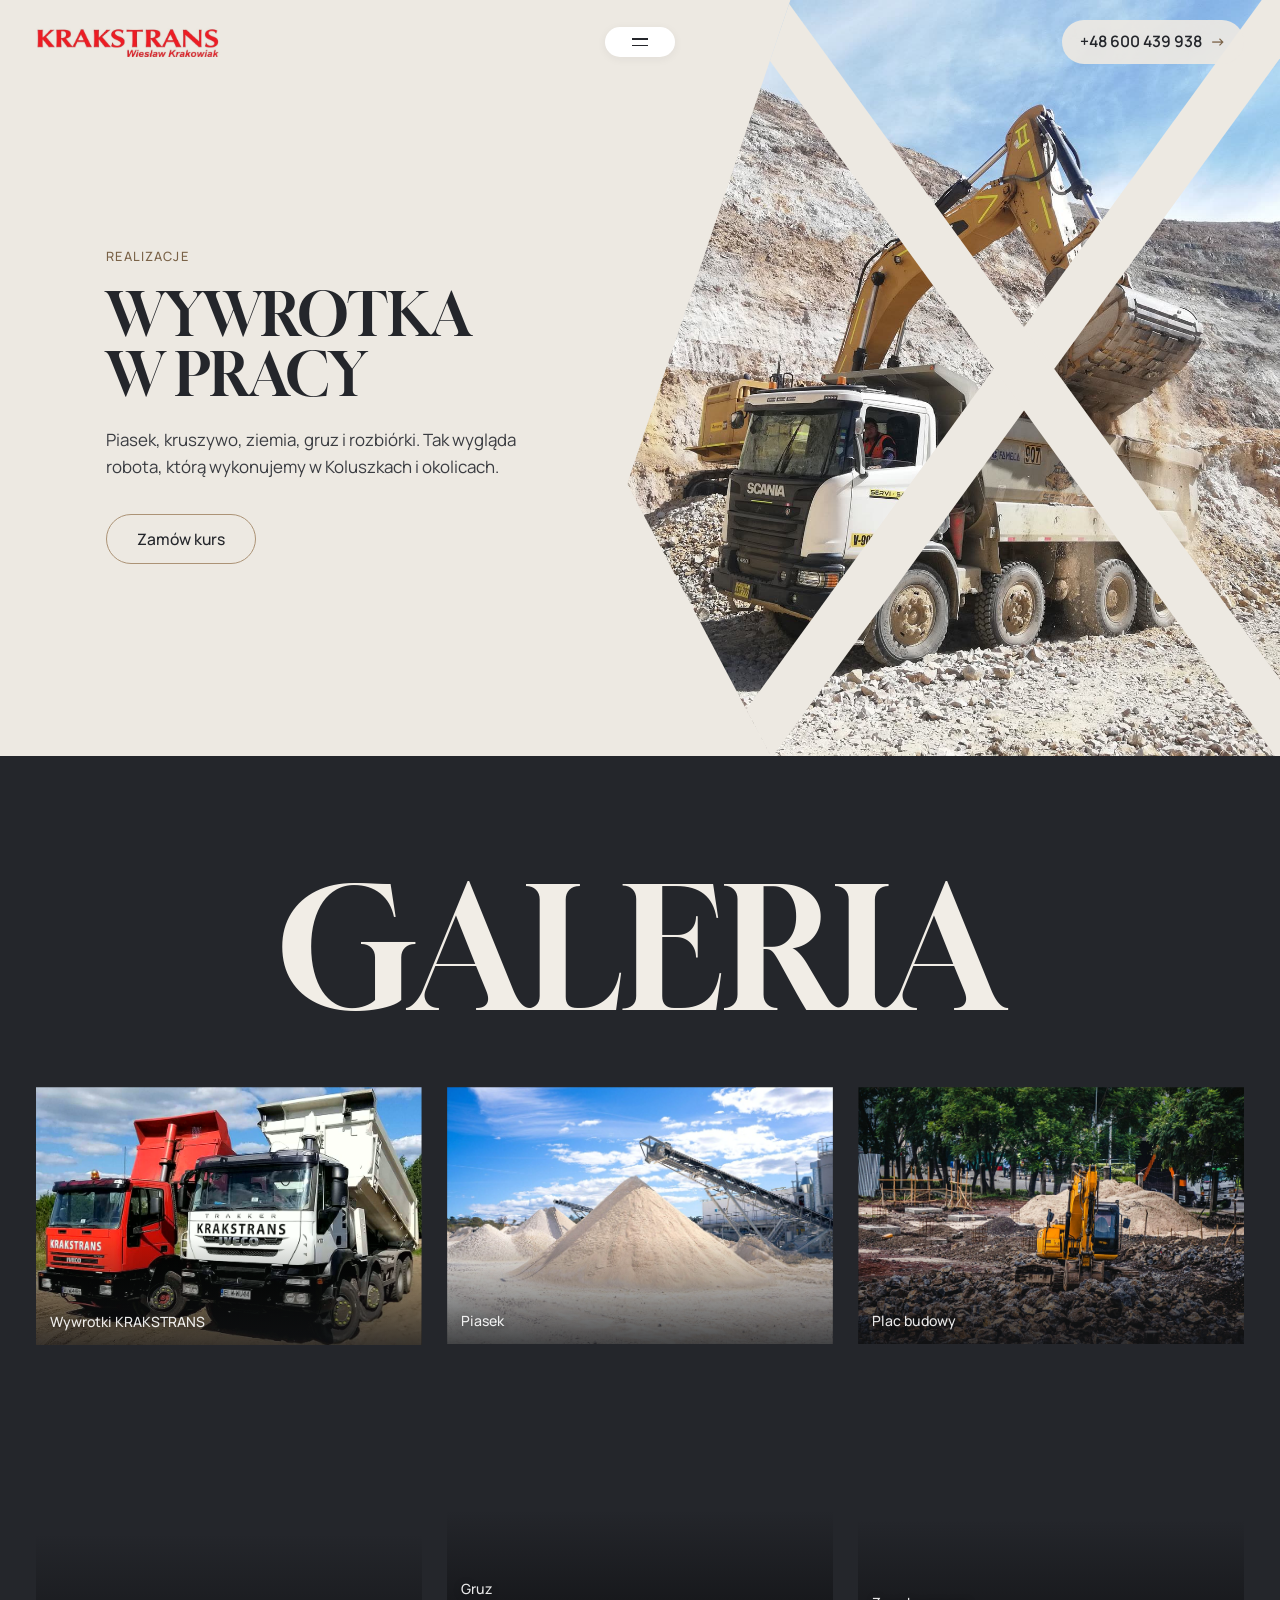
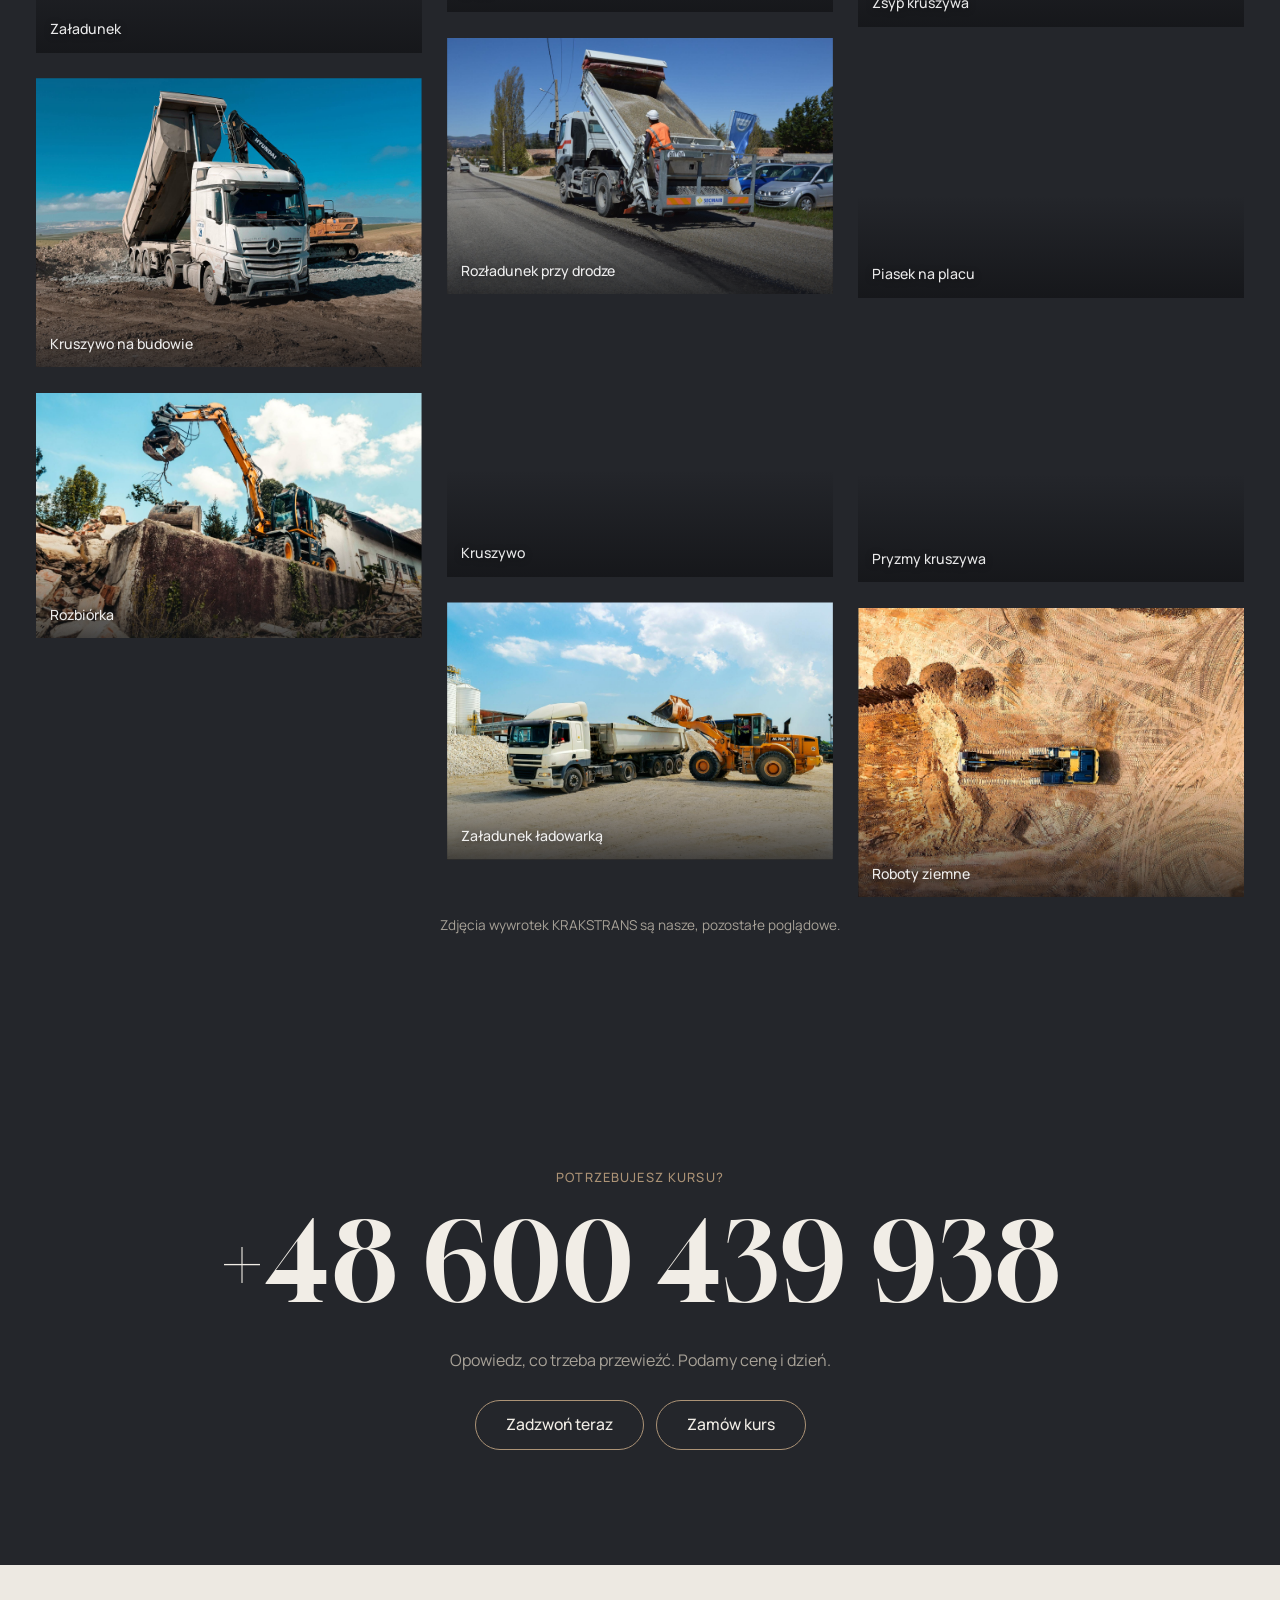
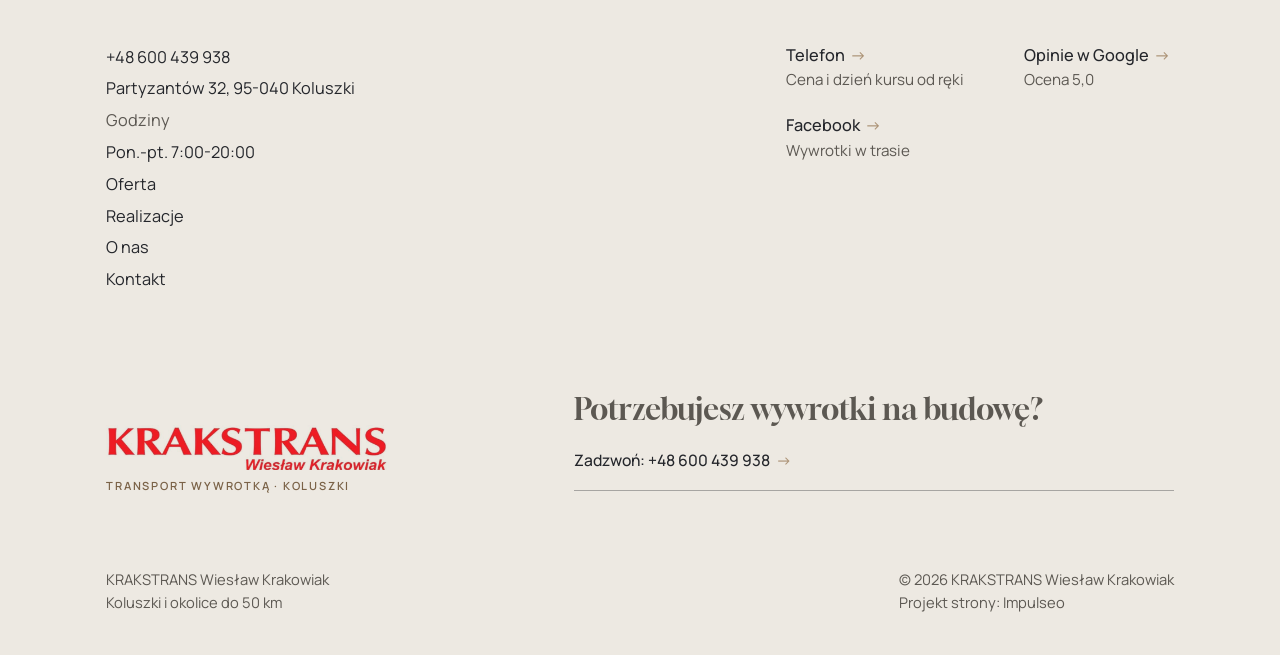
<file: realizacje.html>
<!DOCTYPE html>
<html lang="pl">
<head>
<meta charset="UTF-8">
<meta name="theme-color" content="#EDE9E2">
<meta name="viewport" content="width=device-width, initial-scale=1.0">
<title>Realizacje · KRAKSTRANS Wiesław Krakowiak · Koluszki</title>
<meta name="description" content="Wywrotki KRAKSTRANS w pracy: dowóz piasku, żwiru i kruszywa, wywóz gruzu, rozbiórki. Koluszki i okolice. Tel. 600 439 938.">
<link rel="canonical" href="https://kris20032.github.io/krakstrans-wieslaw-krakowiak/realizacje.html">
<meta name="robots" content="noindex, nofollow">
<meta property="og:type" content="website">
<meta property="og:locale" content="pl_PL">
<meta property="og:site_name" content="KRAKSTRANS Wiesław Krakowiak">
<meta property="og:title" content="Realizacje · KRAKSTRANS Wiesław Krakowiak · Koluszki">
<meta property="og:description" content="Wywrotki KRAKSTRANS w pracy: dowóz piasku, żwiru i kruszywa, wywóz gruzu, rozbiórki. Koluszki i okolice. Tel. 600 439 938.">
<meta property="og:url" content="https://kris20032.github.io/krakstrans-wieslaw-krakowiak/realizacje.html">
<meta property="og:image" content="https://kris20032.github.io/krakstrans-wieslaw-krakowiak/img/og.jpg">
<meta property="og:image:width" content="1200">
<meta property="og:image:height" content="630">
<meta name="twitter:card" content="summary_large_image">
<script type="application/ld+json">{"@context": "https://schema.org", "@type": "LocalBusiness", "name": "KRAKSTRANS Wiesław Krakowiak", "url": "https://kris20032.github.io/krakstrans-wieslaw-krakowiak/", "telephone": "+48600439938", "image": "https://kris20032.github.io/krakstrans-wieslaw-krakowiak/img/og.jpg", "areaServed": "Koluszki", "sameAs": ["https://www.google.com/maps/place/KRAKSTRANS+Wies%C5%82aw+Krakowiak/@51.7343252,19.8242022,17z/data=!4m6!3m5!1s0x471bd55238cc8db5:0x772ce929f6acebc6!8m2!3d51.7343252!4d19.8242022!16s%2Fg%2F11pw53kmmr"]}</script>
<script>(function(){var d=document.documentElement;try{if(!window.matchMedia('(prefers-reduced-motion: reduce)').matches)d.classList.add('kr-anim');}catch(e){}setTimeout(function(){if(!d.classList.contains('kr-ok'))d.classList.remove('kr-anim');},3500);})();</script>
<link rel="preconnect" href="https://fonts.googleapis.com">
<link rel="preconnect" href="https://fonts.gstatic.com" crossorigin>
<link href="https://fonts.googleapis.com/css2?family=Gloock&family=Manrope:wght@300;400;500;600;700&display=swap" rel="stylesheet">
<link rel="stylesheet" href="assets/styles.css?v=20261110">
<meta name="nb-deploy" content="58d725f1316c">
</head>
<body>

<header class="nav">
  <div class="nav-inner">
    <a class="brand" href="index.html" aria-label="KRAKSTRANS Wiesław Krakowiak - strona główna"><img class="brand-logo" src="img/logo.png" alt="KRAKSTRANS Wiesław Krakowiak" width="1010" height="164" decoding="async"></a>
    <button class="nav-toggle" aria-label="Menu" aria-controls="menu"><span></span><span></span></button>
    <a class="nav-phone" href="tel:+48600439938">+48 600 439 938 <span class="arr">→</span></a>
  </div>
  <nav class="nav-links" id="menu" aria-label="Menu główne" data-lenis-prevent>
    <div class="menu-inner">
      <div class="menu-top"><span><img class="brand-logo" src="img/logo.png" alt="KRAKSTRANS Wiesław Krakowiak" width="1010" height="164" decoding="async"></span><span></span><a class="btn" href="tel:+48600439938">+48 600 439 938</a></div>
      <div class="menu-cols">
        <ul class="menu-main">
          <li><a href="index.html">Start</a></li>
          <li><a href="oferta.html">Oferta</a></li>
          <li><a href="realizacje.html">Realizacje</a></li>
          <li><a href="o-nas.html">O&nbsp;nas</a></li>
          <li><a href="kontakt.html">Kontakt</a></li>
        </ul>
        <div class="menu-col"><p class="menu-ttl">Usługi</p><ul><li><a href="oferta.html#piasek-zwir">Piasek i&nbsp;żwir</a></li><li><a href="oferta.html#kruszywo-ziemia">Kruszywo i&nbsp;ziemia</a></li><li><a href="oferta.html#wywoz-gruzu">Wywóz gruzu</a></li><li><a href="oferta.html#rozbiorki">Rozbiórki budynków</a></li><li><a href="oferta.html#dla-firm">Dla firm budowlanych</a></li><li><a href="oferta.html#duze-ilosci">Duże ilości naraz</a></li></ul></div>
        <div class="menu-col"><p class="menu-ttl">Kontakt</p><ul>
          <li><a href="tel:+48600439938">+48 600 439 938</a></li>
          <li class="muted">Partyzantów 32, Koluszki</li>
          <li class="muted">Pon.-pt. 7:00-20:00</li>
          <li class="muted">Dojazd do 50&nbsp;km</li>
          <li><a href="https://www.facebook.com/profile.php?id=100054633932438" target="_blank" rel="noopener">Facebook</a></li>
        </ul></div>
      </div>
    </div>
  </nav>
</header>

<main>

<section class="banner banner--sub banner--r">
  <div class="banner__content">
    <span class="sub">Realizacje</span>
    <h1>Wywrotka w&nbsp;pracy</h1>
    <p class="banner__txt">Piasek, kruszywo, ziemia, gruz i&nbsp;rozbiórki. Tak wygląda robota, którą wykonujemy w&nbsp;Koluszkach i&nbsp;okolicach.</p>
    <div class="btns"><a class="btn" href="kontakt.html">Zamów kurs</a></div>
  </div>
  <figure class="hero-img banner__img"><img src="img/g12.jpg" alt="Koparka ładuje kruszywo na wywrotkę" fetchpriority="high" width="1920" height="1440"></figure>
</section>

<section class="bg-ink pv">
  <h2 class="huge reveal">Galeria</h2>
  <div class="wrap-s mt-m">
    <div class="masonry"><figure class="tile"><img src="img/hero.jpg" alt="Wywrotki KRAKSTRANS" decoding="async"><figcaption class="cap">Wywrotki KRAKSTRANS</figcaption></figure><figure class="tile"><img src="img/about.jpg" alt="Załadunek" decoding="async"><figcaption class="cap">Załadunek</figcaption></figure><figure class="tile"><img src="img/g13.jpg" alt="Kruszywo na budowie" decoding="async"><figcaption class="cap">Kruszywo na budowie</figcaption></figure><figure class="tile"><img src="img/g4.jpg" alt="Rozbiórka" decoding="async"><figcaption class="cap">Rozbiórka</figcaption></figure><figure class="tile"><img src="img/g3.jpg" alt="Piasek" decoding="async"><figcaption class="cap">Piasek</figcaption></figure><figure class="tile"><img src="img/g5.jpg" alt="Gruz" decoding="async"><figcaption class="cap">Gruz</figcaption></figure><figure class="tile"><img src="img/g11.jpg" alt="Rozładunek przy drodze" decoding="async"><figcaption class="cap">Rozładunek przy drodze</figcaption></figure><figure class="tile"><img src="img/g6.jpg" alt="Kruszywo" decoding="async"><figcaption class="cap">Kruszywo</figcaption></figure><figure class="tile"><img src="img/g1.jpg" alt="Załadunek ładowarką" decoding="async"><figcaption class="cap">Załadunek ładowarką</figcaption></figure><figure class="tile"><img src="img/g8.jpg" alt="Plac budowy" decoding="async"><figcaption class="cap">Plac budowy</figcaption></figure><figure class="tile"><img src="img/g2.jpg" alt="Zsyp kruszywa" decoding="async"><figcaption class="cap">Zsyp kruszywa</figcaption></figure><figure class="tile"><img src="img/g7.jpg" alt="Piasek na placu" decoding="async"><figcaption class="cap">Piasek na placu</figcaption></figure><figure class="tile"><img src="img/g14.jpg" alt="Pryzmy kruszywa" decoding="async"><figcaption class="cap">Pryzmy kruszywa</figcaption></figure><figure class="tile"><img src="img/g9.jpg" alt="Roboty ziemne" decoding="async"><figcaption class="cap">Roboty ziemne</figcaption></figure></div>
    <p class="note">Zdjęcia wywrotek KRAKSTRANS są nasze, pozostałe poglądowe.</p>
  </div>
</section>

<section class="bg-ink pv call cta">
  <div class="wrap reveal">
    <span class="sub">Potrzebujesz kursu?</span>
    <a class="phone-big" href="tel:+48600439938">+48 600 439 938</a>
    <p class="lead">Opowiedz, co trzeba przewieźć. Podamy cenę i&nbsp;dzień.</p>
    <div class="btns"><a class="btn" href="tel:+48600439938">Zadzwoń teraz</a><a class="btn" href="kontakt.html">Zamów kurs</a></div>
  </div>
</section>
</main>

<footer>
  <div class="wrap">
    <div class="foot-top">
      <div class="foot-list">
        <a href="tel:+48600439938">+48 600 439 938</a>
        <span>Partyzantów 32, 95-040 Koluszki</span>
        <span class="muted">Godziny</span>
        <span>Pon.-pt. 7:00-20:00</span>
        <a href="oferta.html">Oferta</a>
        <a href="realizacje.html">Realizacje</a>
        <a href="o-nas.html">O&nbsp;nas</a>
        <a href="kontakt.html">Kontakt</a>
      </div>
      <div class="foot-side">
        <div><a class="lnk" href="tel:+48600439938">Telefon <span class="arr">→</span></a><span class="foot-note">Cena i&nbsp;dzień kursu od ręki</span></div>
        <div><a class="lnk" href="https://www.google.com/maps/place/KRAKSTRANS+Wies%C5%82aw+Krakowiak/@51.7343252,19.8242022,17z/data=!4m6!3m5!1s0x471bd55238cc8db5:0x772ce929f6acebc6!8m2!3d51.7343252!4d19.8242022!16s%2Fg%2F11pw53kmmr" target="_blank" rel="noopener">Opinie w&nbsp;Google <span class="arr">→</span></a><span class="foot-note">Ocena 5,0</span></div>
        <div><a class="lnk" href="https://www.facebook.com/profile.php?id=100054633932438" target="_blank" rel="noopener">Facebook <span class="arr">→</span></a><span class="foot-note">Wywrotki w&nbsp;trasie</span></div>
      </div>
    </div>
    <div class="foot-mid">
      <div class="name"><img class="foot-logo" src="img/logo.png" alt="KRAKSTRANS Wiesław Krakowiak" width="1010" height="164" loading="lazy" decoding="async"><small>Transport wywrotką · Koluszki</small></div>
      <div class="foot-cta">
        <span class="big">Potrzebujesz wywrotki na budowę?</span>
        <a class="lnk" href="tel:+48600439938">Zadzwoń: +48 600 439 938 <span class="arr">→</span></a>
      </div>
    </div>
    <div class="foot-bot">
      <span>KRAKSTRANS Wiesław Krakowiak<br>Koluszki i&nbsp;okolice do 50&nbsp;km</span>
      <span>© 2026 KRAKSTRANS Wiesław Krakowiak<br>Projekt strony: <a class="foot-credit" href="https://impulseo.pl" target="_blank" rel="noopener">Impulseo</a></span>
    </div>
  </div>
</footer>
<div class="sticky-call"><a class="sc-call" href="tel:+48600439938"><svg class="ico-tel" width="16" height="16" viewBox="0 0 24 24" fill="none" aria-hidden="true"><path d="M6.6 10.8a15.5 15.5 0 0 0 6.6 6.6l2.2-2.2a1 1 0 0 1 1-.24 11.4 11.4 0 0 0 3.6.58 1 1 0 0 1 1 1V20a1 1 0 0 1-1 1A17 17 0 0 1 3 4a1 1 0 0 1 1-1h3.5a1 1 0 0 1 1 1c0 1.25.2 2.46.58 3.6a1 1 0 0 1-.25 1l-2.23 2.2Z" fill="currentColor"/></svg> Zadzwoń</a><a class="sc-quote" href="kontakt.html">Zamów kurs</a></div>
<div class="demo-wazne" data-do="2026-11-11" data-cykl="3" hidden><svg class="dw-ico" width="13" height="13" viewBox="0 0 24 24" fill="none" aria-hidden="true"><circle cx="12" cy="12" r="8.6" stroke="currentColor" stroke-width="1.8"/><path d="M12 7.2V12l3.3 2" stroke="currentColor" stroke-width="1.8" stroke-linecap="round"/></svg><span class="dw-txt"></span></div>

<script src="assets/lenis.min.js?v=1.1.20"></script>
<script src="assets/main.js?v=20261110"></script>
</body>
</html>
</file>
<file: assets/styles.css>
/* ============================================================
   KRAKSTRANS - układ wg wzoru klienta (klindworthroofing.com), 05.11.2026
   Beż + grafit + brąz, szeryfowe wersaliki, hero ze zdjęciem w ukośnym
   kadrze, ogromne napisy sekcji, karuzela usług, pełnoekranowe zdjęcie.
   ============================================================ */
:root{
  --paper:#EDE9E2;--paper-2:#E3DDD3;--ink:#24262B;--ink-2:#2D3036;
  --accent:#AC9376;--accent-d:#7A6247;--accent-soft:rgba(172,147,118,.14);
  --light:#F1EDE6;--faded:#A8A298;--muted:#5C5852;--line:rgba(36,38,43,.16);--line-l:rgba(241,237,230,.16);
  --serif:"Gloock",Georgia,"Times New Roman",serif;
  --sans:"Manrope",Arial,sans-serif;
  --ease:cubic-bezier(.2,.7,.2,1);--dur:.6s;
  --nav-h:84px;--pad:clamp(20px,8.3vw,120px);--pad-s:clamp(16px,2.8vw,40px);
  --r-sm:999px;--space-5:20px;
  --img-dur:1.4s;--img-ease:cubic-bezier(.2,.7,.2,1);--img-zoom:1.05;--img-rest:none;--img-hot:none;
}
*,*::before,*::after{box-sizing:border-box}
html{-webkit-text-size-adjust:100%;scroll-behavior:smooth}
html.menu-open{overflow:hidden}
body{margin:0;font-family:var(--sans);font-size:16px;line-height:1.6;color:var(--ink);background:var(--paper);
  -webkit-font-smoothing:antialiased;text-rendering:optimizeLegibility}
img{display:block;max-width:100%;height:auto}
a{color:inherit;text-decoration:none}
h1,h2,h3,h4{font-family:var(--serif);font-weight:400;margin:0;line-height:1.08;letter-spacing:0}
p{margin:0}
ul,ol{margin:0;padding:0;list-style:none}
button{font:inherit;color:inherit}
:focus-visible{outline:2px solid var(--accent);outline-offset:3px}

.bg-paper{background:var(--paper);color:var(--ink)}
.bg-ink{background:var(--ink);color:var(--light)}
.wrap{width:100%;max-width:1440px;margin:0 auto;padding-inline:var(--pad)}
.wrap-s{width:100%;max-width:1440px;margin:0 auto;padding-inline:var(--pad-s)}
.pv{padding-block:clamp(72px,9vw,140px)}

.sub{display:block;font-size:.8rem;letter-spacing:.09em;text-transform:uppercase;color:var(--accent-d);font-weight:500}
.bg-ink .sub{color:var(--accent)}
.arr{display:inline-block;margin-left:.35em;transition:transform .4s var(--ease)}
.lnk{display:inline-flex;align-items:center;font-size:.98rem;font-weight:500}
.lnk .arr{color:var(--accent)}
.lnk:hover .arr{transform:translateX(4px)}
.foot-note{display:block;color:var(--faded);font-size:.95rem;margin-top:2px}
.bg-paper .foot-note,footer .foot-note{color:var(--muted)}

/* ---------- przyciski: pigułka z obwódką jak we wzorze ---------- */
.btn{display:inline-flex;align-items:center;justify-content:center;gap:.4em;min-height:50px;padding:12px 30px;border-radius:999px;
  border:1px solid var(--accent);background:transparent;color:inherit;font-size:.98rem;font-weight:500;line-height:1.2;
  cursor:pointer;white-space:nowrap}
.btn:hover{background:var(--accent-d);border-color:var(--accent-d);color:#fff}
.btns{display:flex;flex-wrap:wrap;gap:12px}

/* ============================ NAWIGACJA ============================ */
.nav{position:fixed;top:0;left:0;right:0;z-index:100;height:0}
.nav-inner{display:grid;grid-template-columns:1fr auto 1fr;align-items:center;gap:16px;height:var(--nav-h);
  padding-inline:var(--pad-s);color:var(--ink);transition:transform .45s var(--ease),background .45s var(--ease),box-shadow .45s var(--ease)}
.nav.nav-solid .nav-inner{background:rgba(237,233,226,.94);-webkit-backdrop-filter:blur(10px);backdrop-filter:blur(10px);box-shadow:0 1px 0 var(--line)}
.nav.nav-hidden .nav-inner{transform:translateY(-110%)}
html.menu-open .nav .nav-inner{transform:none;background:transparent;box-shadow:none}
.brand{justify-self:start;display:inline-flex;flex-direction:column;line-height:1}
.brand .name{font-family:var(--serif);font-size:1.75rem;letter-spacing:.02em}
.brand .tag{font-size:.66rem;letter-spacing:.16em;text-transform:uppercase;color:var(--accent-d);margin-top:5px;font-weight:600}
.nav-toggle{position:relative;z-index:130;justify-self:center;width:70px;height:30px;border-radius:999px;border:0;background:#fff;
  cursor:pointer;display:flex;flex-direction:column;align-items:center;justify-content:center;gap:5px;box-shadow:0 2px 10px rgba(36,38,43,.06)}
.nav-toggle span{display:block;width:16px;height:1.5px;background:var(--ink);transition:transform .4s var(--ease)}
.nav-toggle[aria-expanded="true"] span:first-child{transform:translateY(3.25px) rotate(45deg)}
.nav-toggle[aria-expanded="true"] span:last-child{transform:translateY(-3.25px) rotate(-45deg)}
.nav-phone{justify-self:end;font-size:.98rem;font-weight:600;white-space:nowrap;padding:9px 18px;border-radius:999px;background:rgba(237,233,226,.92)}
.nav-phone .arr{color:var(--accent-d)}
.nav-phone:hover .arr{transform:translateX(4px)}

/* menu na pełny ekran (jak we wzorze) */
.nav-links{position:fixed;inset:0;z-index:120;background:var(--ink);color:var(--light);overflow-y:auto;
  opacity:0;visibility:hidden;transition:opacity .5s var(--ease),visibility .5s}
.nav-links.open{opacity:1;visibility:visible}
.menu-inner{min-height:100%;display:flex;flex-direction:column;padding:0 var(--pad-s) 40px}
.menu-top{display:grid;grid-template-columns:1fr auto 1fr;align-items:center;height:var(--nav-h)}
.menu-top .name{font-family:var(--serif);font-size:1.75rem;letter-spacing:.02em}
.menu-top .btn{justify-self:end;min-height:42px;padding:8px 22px;font-size:.92rem}
.menu-cols{flex:1;display:grid;grid-template-columns:2fr 1fr 1fr;gap:40px;padding:clamp(40px,7vh,90px) clamp(0px,5vw,80px) 40px}
.menu-main a{display:block;font-family:var(--serif);font-size:clamp(2.4rem,5vw,4.2rem);line-height:1.12;transition:color .4s var(--ease)}
.menu-main a:hover{color:var(--accent)}
.menu-ttl{color:var(--accent);font-size:.8rem;letter-spacing:.09em;text-transform:uppercase;margin-bottom:16px}
.menu-col a,.menu-col li{display:block;font-size:1.05rem;line-height:1.9;color:var(--light)}
.menu-col a:hover{color:var(--accent)}
.menu-col .muted{color:var(--faded)}

/* ============================ HERO / NAGŁÓWEK PODSTRONY ============================ */
.banner{position:relative;background:var(--paper);color:var(--ink);overflow:hidden;
  min-height:min(100svh,1000px);display:flex;align-items:center}
.banner__content{position:relative;z-index:2;width:50%;padding:calc(var(--nav-h) + 40px) 0 70px var(--pad)}
.banner__content .sub{margin-bottom:18px}
.banner h1{font-size:clamp(2.5rem,min(5vw,9.2svh),5rem);text-transform:uppercase;line-height:1.02;max-width:11ch}
.banner__txt{margin-top:22px;max-width:44ch;font-size:1.06rem;line-height:1.6;color:#3A3C41}
.banner .btns{margin-top:min(34px,4svh)}
.banner__img{position:absolute;top:0;right:0;bottom:0;width:51%;margin:0;z-index:1;
  clip-path:polygon(25% 0,100% 0,100% 100%,22% 100%,0 64%)}
.banner__img img{width:100%;height:100%;object-fit:cover}
.banner__img::before,.banner__img::after{content:"";position:absolute;z-index:2;background:var(--paper);
  width:7.5%;height:160%;top:-30%;left:56%;transform:rotate(36deg);transform-origin:center}
.banner__img::after{transform:rotate(-36deg);left:58%}
.banner--sub{min-height:min(84svh,820px)}
.banner--sub h1{font-size:clamp(2.4rem,min(4.6vw,8.6svh),4.6rem)}
@media(max-width:900px){
  .banner{flex-direction:column;align-items:stretch;min-height:0}
  .banner__content{width:100%;padding:calc(var(--nav-h) + 24px) var(--pad) 40px}
  .banner h1{max-width:none}
  .banner__img{position:relative;width:100%;height:min(78vw,520px);clip-path:polygon(0 18%,30% 0,100% 0,100% 100%,0 100%)}
  .banner__img::before,.banner__img::after{width:9%}
  .banner--sub .banner__img{height:min(92vw,560px)}
  .banner--r .banner__img{height:min(100vw,580px)}
}

/* ============================ „CO ROBIMY” (pionowy podpis + duży tekst) ============================ */
.intro{display:grid;grid-template-columns:minmax(120px,1fr) 3fr;gap:40px;align-items:start}
.intro .vlabel{justify-self:center;writing-mode:vertical-rl;transform:rotate(180deg);margin-top:6px}
.intro__txt{font-size:clamp(1.25rem,1rem + 1vw,1.75rem);line-height:1.48;max-width:36ch;font-weight:300}
.intro__txt + .intro__txt{margin-top:1em}
@media(max-width:760px){.intro{grid-template-columns:1fr;gap:16px}.intro .vlabel{writing-mode:horizontal-tb;transform:none;justify-self:start}}

/* dwa kafle: duży i mały */
.duo{display:grid;grid-template-columns:7fr 4fr;gap:clamp(24px,9vw,130px);align-items:start;margin-top:clamp(56px,7vw,100px)}
.duo__item figure{margin:0;overflow:hidden}
.duo__item img{width:100%;aspect-ratio:3/2;object-fit:cover;transition:transform 1.4s var(--ease)}
.duo__item:hover img{transform:scale(1.05)}
.duo__item:last-child{margin-top:0}
.duo__cap{margin-top:16px}
@media(max-width:760px){.duo{grid-template-columns:1fr}}

/* ============================ OGROMNY NAPIS SEKCJI ============================ */
.huge{font-family:var(--serif);text-transform:uppercase;text-align:center;color:var(--light);line-height:.9;
  font-size:clamp(3.2rem,13.2vw,15rem);letter-spacing:.005em;white-space:nowrap;margin:0}
.huge--fit6{font-size:clamp(4rem,19vw,22rem)}

/* ============================ REALIZACJE - duże karty ============================ */
.projects{display:grid;gap:clamp(28px,3vw,40px);margin-top:clamp(36px,4vw,56px)}
.project{position:relative;display:block;overflow:hidden}
.project img{width:100%;aspect-ratio:16/9.6;max-height:86svh;object-fit:cover;transition:transform 1.4s var(--ease)}
.project:hover img{transform:scale(1.04)}
.project::before{content:"";position:absolute;inset:0 0 auto 0;height:45%;z-index:1;pointer-events:none;
  background:linear-gradient(180deg,rgba(20,21,24,.55),rgba(20,21,24,0))}
.project__title{position:absolute;z-index:2;top:clamp(22px,4vw,56px);left:clamp(20px,6vw,80px);
  font-family:var(--serif);text-transform:uppercase;color:#fff;font-size:clamp(1.9rem,4.6vw,4.4rem);line-height:1}
.project__meta{position:absolute;z-index:2;left:clamp(20px,6vw,80px);top:calc(clamp(22px,4vw,56px) + clamp(1.9rem,4.6vw,4.4rem) + 14px);
  color:rgba(255,255,255,.88);font-size:.95rem;max-width:40ch}
.center{text-align:center}
.mt-m{margin-top:clamp(40px,5vw,64px)}
.note{color:var(--faded);font-size:.85rem;text-align:center;margin-top:18px}
.bg-paper .note{color:var(--muted)}

/* ============================ KARUZELA (usługi i zasady) ============================ */
.sec-head{text-align:center;max-width:760px;margin:0 auto clamp(36px,4vw,56px)}
.sec-head h2{font-size:clamp(1.8rem,1.2rem + 1.8vw,2.6rem);line-height:1.18;margin-top:12px}
.sec-head p{margin-top:14px;color:var(--muted)}
.bg-ink .sec-head p{color:var(--faded)}
.rail{position:relative}
.rail{--cnt:calc(min(100vw,1440px) - 2 * var(--pad));--cw:calc(var(--cnt) * .403);--gap:calc(var(--cnt) * .11)}
.rail-track{display:grid;grid-auto-flow:column;grid-auto-columns:var(--cw);
  gap:var(--gap);overflow-x:auto;scroll-snap-type:x mandatory;scrollbar-width:none;-ms-overflow-style:none;
  padding-right:calc(var(--pad) + 60px)}
.rail-track::-webkit-scrollbar{display:none}
.rail-item{scroll-snap-align:start;min-width:0}
.rail-item figure{margin:0;overflow:hidden}
.rail-item img{width:100%;aspect-ratio:659/382;object-fit:cover;transition:transform 1.4s var(--ease)}
.rail-item:hover img{transform:scale(1.05)}
.rail-item .lnk{margin-top:18px}
.rail-item p{margin-top:6px;color:var(--muted);font-size:.95rem;line-height:1.65;max-width:46ch}
.rail-nav{position:absolute;top:0;left:calc((100% - min(100%,1440px)) / 2 + var(--pad) + 2 * var(--cw) + 1.5 * var(--gap) - 23px);display:flex;flex-direction:column;gap:12px;z-index:3}
.rail-btn{width:46px;height:46px;border-radius:50%;border:1px solid var(--accent);background:var(--paper);cursor:pointer;
  display:flex;align-items:center;justify-content:center;font-size:1rem;color:var(--ink);transition:background .5s var(--ease),color .5s var(--ease)}
.rail-btn:hover{background:var(--accent-d);color:#fff}
.rail-btn[disabled]{opacity:.45;cursor:default}
.rail-bar{height:1px;background:var(--line);margin:clamp(32px,4vw,48px) var(--pad) 0;position:relative}
.rail-bar i{position:absolute;left:0;top:-.5px;height:2px;background:var(--ink);width:30%;transition:left .3s linear,width .3s linear}
@media(max-width:900px){
  .rail{--cw:82%;--gap:20px}
  .rail-track{padding-right:var(--pad-s)}
  .rail-nav,.zasady .rail-nav{position:static;flex-direction:row;justify-content:flex-end;margin:0 var(--pad-s) 18px}
}

/* ============================ ZDJĘCIE NA PEŁNY EKRAN (okno na nieruchome zdjęcie) ============================
   clip-path na sekcji + dziecko position:fixed = zdjęcie stoi, strona przesuwa się nad nim (działa też na iPhonie). */
.stopklatka{position:relative;height:min(100svh,920px);overflow:hidden;clip-path:inset(0);background:var(--ink);margin:0}
.stopklatka .stk-bg{position:fixed;inset:0;background-size:cover;background-position:center;will-change:transform}
.stopklatka::after{content:"";position:absolute;inset:auto 0 0 0;height:30%;z-index:1;background:linear-gradient(0deg,var(--ink),rgba(36,38,43,0))}
@media (max-width:700px){.stopklatka{height:60svh}}
@supports not (clip-path: inset(0)){.stopklatka .stk-bg{position:absolute}}

/* ============================ ZASADY (zamiast opinii - bez zmyślonych cytatów) ============================ */
.zasady .rail{--cw:var(--cnt);--gap:40px}
.zasady .rail-track{grid-auto-columns:100%;padding-right:0}
.zasada{display:grid;grid-template-columns:5fr 4fr;gap:clamp(28px,7vw,110px);align-items:start;padding-right:clamp(0px,7vw,110px)}
.zasada blockquote{margin:0;font-family:var(--serif);font-size:clamp(1.5rem,1.1rem + 1.4vw,2.2rem);line-height:1.3;color:var(--light);max-width:20ch}
.zasada .foot-note{margin-top:22px}
.zasada figure{margin:0;overflow:hidden}
.zasada img{width:100%;aspect-ratio:659/760;object-fit:cover}
.zasady .rail-nav{left:auto;right:calc((100% - min(100%,1440px)) / 2 + var(--pad))}
.zasady .rail-btn{background:transparent;color:var(--light)}
.zasady .rail-btn:hover{color:#fff}
.zasady .huge{margin-top:clamp(-22px,-1.4vw,-10px);position:relative;z-index:2}
@media(max-width:900px){.zasada{grid-template-columns:1fr;padding-right:0}.zasada img{aspect-ratio:4/3}}

/* pasek kroków (w miejscu logotypów wzoru) */
.steps{display:grid;grid-template-columns:repeat(4,1fr);gap:28px;margin-top:clamp(56px,7vw,100px);text-align:center}
.steps li{display:flex;flex-direction:column;align-items:center;gap:10px}
.steps .no{font-family:var(--serif);font-size:2rem;color:var(--accent);line-height:1}
.steps .lab{font-size:.95rem;color:var(--light)}
.steps .desc{font-size:.88rem;color:var(--faded);max-width:26ch;line-height:1.55}
.steps .lab-serif{font-family:var(--serif);font-size:1.35rem;line-height:1.2}
.steps--promise li{padding-top:22px;border-top:1px solid var(--line-l)}
@media(max-width:760px){.steps{grid-template-columns:1fr 1fr;row-gap:36px}}

/* ============================ ZADZWOŃ (duży telefon) ============================ */
.call{text-align:center}
.call .phone-big{display:block;font-family:var(--serif);font-size:clamp(2.6rem,8.5vw,7.2rem);line-height:1.05;margin:16px 0 30px;white-space:nowrap}
.call .phone-big:hover{color:var(--accent)}
.call .btns{justify-content:center}
.call p.lead{color:var(--faded);max-width:48ch;margin:0 auto 26px}

/* ============================ OFERTA - wiersze ============================ */
.svc-rows{display:grid;gap:clamp(64px,8vw,120px)}
.svc-row{display:grid;grid-template-columns:7fr 5fr;gap:clamp(28px,6vw,90px);align-items:center;scroll-margin-top:110px}
.svc-row:nth-child(even) figure{order:2}
.svc-row figure{margin:0;overflow:hidden}
.svc-row img{width:100%;aspect-ratio:3/2;object-fit:cover;transition:transform 1.4s var(--ease)}
.svc-row:hover img{transform:scale(1.04)}
.svc-row .no{font-family:var(--serif);color:var(--accent);font-size:1.4rem}
.svc-row h2{font-size:clamp(1.9rem,1.3rem + 1.9vw,3rem);text-transform:uppercase;margin:10px 0 18px;line-height:1.05}
.svc-row p{color:#CFCAC1;line-height:1.75;max-width:52ch}
.svc-row .lnk{margin-top:24px}
@media(max-width:860px){.svc-row{grid-template-columns:1fr}.svc-row:nth-child(even) figure{order:0}}

/* ============================ REALIZACJE - galeria ============================ */
.masonry{columns:3 300px;column-gap:clamp(14px,2vw,28px)}
.masonry .tile{break-inside:avoid;margin:0 0 clamp(14px,2vw,28px);overflow:hidden;position:relative}
.masonry .tile img{width:100%;height:auto;transition:transform var(--img-dur) var(--img-ease),filter var(--img-dur) var(--img-ease)}
.masonry .tile:hover img{transform:scale(var(--img-zoom))}
.masonry .tile::after{content:"";position:absolute;inset:auto 0 0 0;height:42%;pointer-events:none;background:linear-gradient(0deg,rgba(18,19,22,.78),rgba(18,19,22,0))}
.masonry .cap{position:absolute;z-index:1;left:14px;bottom:12px;color:#fff;font-size:.88rem;font-weight:500;text-shadow:0 1px 8px rgba(0,0,0,.55)}

/* ============================ O NAS ============================ */
.split{display:grid;grid-template-columns:5fr 6fr;gap:clamp(28px,7vw,110px);align-items:center}
.split figure{margin:0;overflow:hidden}
.split img{width:100%;aspect-ratio:4/5;object-fit:cover}
.split h2{font-size:clamp(1.9rem,1.3rem + 1.9vw,3rem);text-transform:uppercase;line-height:1.05;margin:12px 0 22px}
.split p{line-height:1.75;max-width:52ch}
.split p + p{margin-top:1em}
.bg-ink .split p{color:#CFCAC1}
.bg-paper .split p{color:#3A3C41}
@media(max-width:860px){.split{grid-template-columns:1fr}.split img{aspect-ratio:4/3}}

/* ============================ KONTAKT ============================ */
.contact-grid{display:grid;grid-template-columns:repeat(3,1fr);gap:clamp(24px,4vw,56px)}
.c-card{border-top:1px solid var(--line-l);padding-top:26px}
.c-card .val{display:block;font-family:var(--serif);font-size:clamp(1.5rem,1.1rem + 1.2vw,2.1rem);line-height:1.2;margin:12px 0 10px;color:var(--light)}
.c-card a.val:hover{color:var(--accent)}
.c-card p{color:var(--faded);font-size:.95rem}
.map{margin-top:clamp(48px,6vw,80px)}
.map iframe{width:100%;height:clamp(300px,42vh,460px);border:0;display:block;filter:grayscale(.85) contrast(1.02)}
@media(max-width:860px){.contact-grid{grid-template-columns:1fr}}
.faq{max-width:900px;margin:0 auto}
.qa{border-top:1px solid var(--line)}
.qa:last-child{border-bottom:1px solid var(--line)}
.qa summary{list-style:none;cursor:pointer;display:flex;justify-content:space-between;align-items:center;gap:20px;
  padding:24px 0;font-family:var(--serif);font-size:clamp(1.2rem,1rem + .6vw,1.5rem)}
.qa summary::-webkit-details-marker{display:none}
.qa summary::after{content:"+";font-family:var(--sans);font-size:1.4rem;color:var(--accent-d);transition:transform .4s var(--ease)}
.qa[open] summary::after{transform:rotate(45deg)}
.qa p{padding:0 0 24px;color:#3A3C41;max-width:min(100%,58ch);line-height:1.7}

/* ============================ STOPKA (beżowa jak we wzorze) ============================ */
footer{background:var(--paper);color:var(--ink);padding:clamp(56px,6vw,80px) 0 40px}
.foot-top{display:grid;grid-template-columns:1fr auto;gap:40px}
.foot-list a,.foot-list span{display:block;line-height:1.95;font-size:1.02rem}
.foot-list a:hover{color:var(--accent-d)}
.foot-list .muted{color:var(--muted)}
.foot-side{display:grid;grid-template-columns:repeat(2,minmax(150px,auto));gap:20px 60px;align-content:start}
.foot-side .lnk{font-size:1.02rem}
.foot-side .foot-note{margin-top:0}
.foot-mid{display:grid;grid-template-columns:1fr 1.4fr;gap:40px;align-items:end;margin-top:clamp(56px,7vw,90px)}
.foot-mid .name{font-family:var(--serif);font-size:2.2rem;line-height:1}
.foot-mid .name small{display:block;font-family:var(--sans);font-size:.7rem;letter-spacing:.16em;text-transform:uppercase;color:var(--accent-d);margin-top:8px;font-weight:600}
.foot-cta{border-bottom:1px solid rgba(36,38,43,.35);padding-bottom:16px}
.foot-cta .big{font-family:var(--serif);font-size:clamp(1.5rem,1.1rem + 1vw,2rem);color:var(--muted);display:block}
.foot-cta .lnk{margin-top:14px}
.foot-bot{display:flex;justify-content:space-between;flex-wrap:wrap;gap:16px;margin-top:clamp(48px,6vw,80px);color:var(--muted);font-size:.92rem;line-height:1.6}
.foot-bot a:hover{color:var(--ink)}
@media(max-width:760px){.foot-top,.foot-mid{grid-template-columns:1fr}.foot-side{grid-template-columns:1fr 1fr}}

/* ============================ odsłanianie przy przewijaniu (tylko gdy JS działa) ============================ */
.mt-on .reveal{opacity:0;transform:translateY(26px);transition-property:opacity,transform;transition-timing-function:var(--ease)}
.mt-on .reveal.in{opacity:1;transform:none}

/* ============================ telefon ============================ */
@media(max-width:760px){
  :root{--nav-h:70px}
  .nav-inner{grid-template-columns:1fr auto}
  .nav-phone{display:none}
  .nav-toggle{justify-self:end}
  .menu-top{grid-template-columns:1fr auto}
  .menu-top .btn{display:none}
  .menu-cols{grid-template-columns:1fr;gap:34px;padding:24px 0 30px}
  .brand .name,.menu-top .name{font-size:1.5rem}
  .call .phone-big{font-size:clamp(2rem,10.5vw,3rem)}
}

/* menu otwarte: pigułka zostaje nad warstwą menu, reszta paska znika pod nią */
.nav-inner{position:relative;z-index:125}
html.menu-open .nav .nav-inner{-webkit-backdrop-filter:none;backdrop-filter:none}
html.menu-open .nav-inner .brand,html.menu-open .nav-inner .nav-phone{visibility:hidden}

/* zdjęcie w oknie pokazujemy dopiero, gdy sekcja jest blisko ekranu (JS) - bez JS stoi zawsze */
html.stk-js .stopklatka:not(.stk-on) .stk-bg{visibility:hidden}


/* === WSPÓLNE WARSTWY SILNIKA DEM (przeniesione 1:1) === */
/* --- licznik ważności DEMA (pomysł K. 09.08) - tylko wersje pokazowe --- */
.demo-wazne{position:fixed;top:calc(var(--nav-h, 64px) + 14px);right:14px;z-index:95;
  display:inline-flex;align-items:center;gap:.45em;
  background:rgba(21,25,28,.82);color:#fff;font-size:.72rem;font-weight:600;letter-spacing:.01em;
  padding:.42em .8em .42em .62em;border-radius:999px;backdrop-filter:saturate(140%) blur(8px);
  border:1px solid rgba(255,255,255,.14);box-shadow:0 10px 24px -14px rgba(0,0,0,.6);
  pointer-events:none;
  /* NIE pokazuje się przy wejściu (K. 09.08) - wjeżdża dopiero po zejściu z hero */
  opacity:0;transform:translateY(-10px);
  transition:opacity .7s var(--ease),transform .7s var(--ease)}
.demo-wazne.is-on{opacity:1;transform:none}
.demo-wazne .dw-ico{flex:none;opacity:.85}
.demo-wazne b{font-weight:700;font-variant-numeric:tabular-nums;color:#FFD9A3}
.demo-wazne .dw-zeg{font-variant-numeric:tabular-nums;font-feature-settings:"tnum";
  opacity:.72;margin-left:.15em;letter-spacing:.01em}
.demo-wazne.is-pilne{background:rgba(150,32,28,.9);border-color:rgba(255,255,255,.2)}
.demo-wazne .dw-pilne{color:#FFE0DE}
@media(max-width:820px){.demo-wazne{top:auto;bottom:70px;right:10px}}

/* --- STICKY-CALL - dolny pasek mobile (najważniejszy konwerter tej rodziny) --- */
.sticky-call{display:none}
@media(max-width:820px){
  .sticky-call{display:grid;grid-template-columns:1fr 1fr;gap:1px;position:fixed;left:0;right:0;bottom:0;z-index:90;
    background:var(--line);box-shadow:0 -6px 20px -10px rgba(0,0,0,.4);padding-bottom:env(safe-area-inset-bottom,0px);transition:transform .25s ease,opacity .25s ease}
  .sticky-call.schowany{transform:translateY(110%);opacity:0;pointer-events:none}
  .sticky-call a{padding:15px 8px;text-align:center;font-weight:700;font-size:.95rem;letter-spacing:.01em}
  .sc-call{background:var(--accent);color:#fff}
  .sc-quote{background:var(--paper);color:var(--ink)}
  body{padding-bottom:calc(64px + env(safe-area-inset-bottom,0px))}
}
.sticky-call .sc-call{background:var(--accent-d);color:#fff}
/* ---------------- 5) POWRÓT NA GÓRĘ ---------------- */
.to-top{
  position:fixed;right:var(--space-5);bottom:var(--space-5);z-index:40;
  width:2.75rem;height:2.75rem;border-radius:var(--r-sm);
  display:flex;align-items:center;justify-content:center;
  background:var(--paper);color:var(--ink);border:1px solid var(--line);
  box-shadow:0 4px 16px rgba(0,0,0,.14);cursor:pointer;
  opacity:0;visibility:hidden;transform:translateY(6px);
  transition:opacity .25s ease,transform .25s ease,visibility .25s;
}
.to-top.show{opacity:1;visibility:visible;transform:translateY(0)}
.to-top svg{width:1.1rem;height:1.1rem}
.to-top:hover{border-color:var(--accent)}
.to-top:focus-visible{outline:2px solid var(--accent);outline-offset:2px}
@media(max-width:820px){.to-top{bottom:84px}}

/* === MOTION LAYER v2 (silnik) === */
/* ============================================================
   MOTION LAYER v2 — warstwa RUCHU wspólna dla wszystkich rodzin (2026-07-26)
   ------------------------------------------------------------
   PO CO: dema były technicznie poprawne, ale statyczne („za mało efektowne",
   K. 26.07). Ta warstwa dokłada to, co dziś odróżnia stronę premium od
   porządnej: maskowane wejście nagłówków, zdjęcia odsłaniane kurtyną + zoom-out,
   parallax sterowany scrollem (CSS scroll-driven, zero JS w pętli scrolla),
   płynne przejścia MIĘDZY podstronami (View Transitions), stagger siatek.

   ZASADY BEZPIECZEŃSTWA (wynikają z realnych wpadek — NIE łamać):
   1. ⛔ ZERO ruchu geometrycznego na `.hero-cine>img` — skalowanie teksturowanej
      bitmapy = shimmer („heroshot się trzęsie", 3x Szymon). Hero rusza się TYLKO
      tekstem i tylko raz. Bramka predeploy tego pilnuje.
   2. Stan początkowy (ukrycie) ustawia ZAWSZE JavaScript przez klasę `.mt-on`
      na <html>. Bez JS / przy błędzie JS strona wygląda dokładnie jak przed tą
      warstwą — nigdy pusty ekran (wpadka Zmalovane 29.06).
   3. Używamy osobnych właściwości `scale:` / `translate:` zamiast `transform:` —
      dzięki temu wejście NIE kasuje istniejących hoverów (które jadą na transform).
   4. Każdy efekt „drogi" (parallax) tylko desktop + tylko gdy przeglądarka umie
      scroll-driven animations. Mobile dostaje sam fade/mask (bateria, jank).
   5. prefers-reduced-motion wyłącza wszystko (blanket w base.css + własne guardy).
   ============================================================ */

:root{
  --mt-ease:cubic-bezier(.16,.84,.44,1);
  --mt-step:70ms;          /* odstęp między kolejnymi elementami siatki */
}

/* ---------- 1) STAGGER — kolejne elementy siatki wchodzą po sobie ----------
   JS ustawia --i (numer w grupie). Podbita specyficzność (:nth-child(n)) bije
   sztywne delaye galerii z base.css, nie ruszając tamtego pliku. */
.reveal{transition-delay:calc(var(--i,0) * var(--mt-step))}
.gallery .reveal:nth-child(n),
.gateways .reveal:nth-child(n),
.svc-grid .reveal:nth-child(n){transition-delay:calc(var(--i,0) * var(--mt-step))}

/* dłuższy, bardziej „aksamitny" dojazd + delikatny zoom-out całej karty */
.mt-on .reveal{transition-duration:1s,1s}

/* ---------- 2) NAGŁÓWKI — wjazd linia po linii zza maski ----------
   JS dzieli tekst na realne linie (po pomiarze) i owija w .mt-line>i.
   Efekt „szuflady": litery wjeżdżają z dołu, obcięte krawędzią linii. */
/* 27.07.2026: zapas .08em był za mały - JS mierzy linie ZANIM doładuje się webfont, więc po
   podmianie fontu tekst rośnie i maska ucina dolną część linii (na telefonie widać było ucięte
   „pomiaru po montaż." nachodzące na akapit). Większy zapas + maska znika po wjeździe,
   bo wtedy nie jest już do niczego potrzebna. */
.mt-lines .mt-line{display:block;overflow:hidden;padding-bottom:.2em;margin-bottom:-.2em}
.mt-lines.mt-in .mt-line{animation:mt-unmask 0s linear 1.4s forwards}
@keyframes mt-unmask{to{overflow:visible}}
.mt-lines .mt-line > i{
  display:block;font-style:inherit;
  translate:0 108%;
  transition:translate 1.05s var(--mt-ease) var(--mt-d,0s);
}
.mt-lines.mt-in .mt-line > i{translate:0 0}

/* wariant awaryjny (nagłówek ma zagnieżdżony markup → nie dzielimy na linie) */
.mt-fade{opacity:0;translate:0 18px;transition:opacity .9s var(--mt-ease) var(--mt-d,0s),translate .9s var(--mt-ease) var(--mt-d,0s)}
.mt-fade.mt-in{opacity:1;translate:0 0}

/* ---------- 3) ZDJĘCIA — odsłanianie „kurtyną" + zoom-out do naturalnej skali ----
   clip-path jedzie od dołu do góry, jednocześnie obraz schodzi z 1.10 do 1.
   Uwaga: `scale:` (nie transform) → hover .tile:hover img{transform:scale(var(--img-zoom))}
   nadal działa i nie kłóci się z wejściem (standard hoveru: base.css, K. 04.08.2026). */
.mt-on .mt-ph > img,
.mt-on .mt-ph > picture > img{
  clip-path:inset(0 0 100% 0);
  scale:1.10;
  transition:clip-path 1.15s var(--mt-ease) var(--mt-d,0s),
             scale 1.6s var(--mt-ease) var(--mt-d,0s),
             /* BEZ tych dwóch linii deklaracja kasowała przejście hovera z base.css
                i powiększenie skakało NATYCHMIAST (znalezione 09.08 przez K. na żywym
                demie: w artefakcie płynnie, na stronie nie - różnicą była ta warstwa). */
             transform var(--img-dur) var(--img-ease),
             filter var(--img-dur) var(--img-ease);
}
.mt-on .mt-ph.in > img,
.mt-on .in .mt-ph > img,
.mt-on .mt-ph.mt-in > img,
.mt-on .mt-ph.in > picture > img,
.mt-on .in .mt-ph > picture > img{clip-path:inset(0 0 0 0);scale:1}

/* ---------- 3b) KIERUNEK KURTYNY — RÓŻNICOWANY (29.07.2026, pomysł K.) ----------
   Było: KAŻDE zdjęcie na stronie odsłaniało się identycznie, z góry w dół. Przy 15 zdjęciach
   ten sam ruch 15 razy czyta się jak szablon.

   Research (Emil Kowalski „The Magic of Clip Path" + praktyka scroll-reveal):
   reveal ma być ODSŁONIĘCIEM treści, nie ozdobą — więc kierunek nie może być losowy.
   Losowanie przy każdym wejściu sprawia, że ta sama sekcja zachowuje się inaczej po powrocie
   i strona robi się nerwowa. Dlatego kierunek wynika Z UKŁADU (deterministycznie):

   • zdjęcie OBOK TEKSTU (split/oferta)  → kurtyna pozioma, jedzie OD STRONY TEKSTU ku zdjęciu:
     oko już tam wędruje, więc ruch kontynuuje czytanie zamiast z nim walczyć;
   • KAFLE W SIATCE  → lustrzanie: lewa kolumna odsłania się od lewej, prawa od prawej,
     środek pionowo. Siatka „otwiera się" na zewnątrz, zamiast 6 razy powtórzyć ten sam gest;
   • pojedyncze zdjęcie w treści → pionowo (zgodnie z kierunkiem przewijania).

   Jedna scena = jeden spójny system, nigdy 4 różne kierunki obok siebie.
   Technicznie: tylko clip-path + scale (kompozytor, bez layoutu), ten sam czas i easing
   co dotąd — zmienia się WYŁĄCZNIE oś. */
.mt-on .mt-ph[data-dir="right"] > img,
.mt-on .mt-ph[data-dir="right"] > picture > img{clip-path:inset(0 100% 0 0)}   /* widać najpierw lewą krawędź */
.mt-on .mt-ph[data-dir="left"] > img,
.mt-on .mt-ph[data-dir="left"] > picture > img{clip-path:inset(0 0 0 100%)}    /* widać najpierw prawą krawędź */
.mt-on .mt-ph[data-dir="up"] > img,
.mt-on .mt-ph[data-dir="up"] > picture > img{clip-path:inset(100% 0 0 0)}      /* wychodzi z dołu do góry */
.mt-on .mt-ph[data-dir] .in > img,
.mt-on .mt-ph[data-dir].in > img,
.mt-on .in .mt-ph[data-dir] > img,
.mt-on .mt-ph[data-dir].mt-in > img,
.mt-on .mt-ph[data-dir].in > picture > img,
.mt-on .in .mt-ph[data-dir] > picture > img{clip-path:inset(0 0 0 0)}
/* dryf skali w OSI kurtyny — obraz „dojeżdża" w tę samą stronę, w którą się odsłania.
   Bez tego pozioma kurtyna przy pionowym zoomie wygląda jak dwa niezgrane ruchy. */
.mt-on .mt-ph[data-dir="right"] > img{transform-origin:left center}
.mt-on .mt-ph[data-dir="left"] > img{transform-origin:right center}
.mt-on .mt-ph[data-dir="up"] > img{transform-origin:center bottom}

/* podpis kafla — delikatnie widoczny od razu, pełny na hover (mniej „martwych" kafli) */
.mt-on .tile .cap{opacity:.001}
.mt-on .tile.in .cap{opacity:.9;translate:0 0;transform:none}
.mt-on .tile.in:hover .cap{opacity:1}

/* ---------- 4) PARALLAX — sterowany scrollem, natywnym CSS (bez JS) ----------
   animation-timeline:view() = przeglądarka sama liczy postęp elementu w oknie.
   Zero listenerów scrolla → zero janku. Desktop only, tylko gdy wspierane. */
@supports (animation-timeline: view()){
  @media (prefers-reduced-motion:no-preference) and (min-width:900px){
    /* 🔴 NAZWANA OŚ JEST KONIECZNA (zmierzone 22.08.2026 na demie meble-wieczorek).
       `animation-timeline: view()` bierze NAJBLIŻSZY kontener przewijania przodka SUBIEKTU.
       Subiektem jest tutaj <img>, a jego najbliższym przodkiem jest `.mt-para` z
       `overflow:hidden` — czyli sam jest kontenerem przewijania i NIGDY się nie przewija.
       Skutek: postęp animacji stał zamrożony na 49,99% niezależnie od pozycji strony,
       więc parallax kafli NIE DZIAŁAŁ w żadnym demie od 26.07.2026 (widać było tylko
       stałe przesunięcie o -7%, które braliśmy za „delikatny ruch").
       Nazwana oś zakłada się na `.mt-para`, a JEJ kontenerem przewijania jest już dokument.
       ⚠️ Ta sama pułapka dotyczy KAŻDEGO `view()` wewnątrz `overflow:hidden` — zanim
       dodasz nową animację na osi przewijania, zmierz `getAnimations()[0].currentTime`. */
    .mt-para{overflow:hidden;view-timeline-name:--mt-para-okno}
    .mt-para > img{
      height:114%;
      position:relative;top:-7%;
      animation:mtPara linear both;
      animation-timeline:--mt-para-okno;
      animation-range:cover 0% cover 100%;
      will-change:translate;
    }
    @keyframes mtPara{from{translate:0 -4.5%}to{translate:0 4.5%}}

    /* sekcje wchodzą z lekkim „oddechem" — zanika przy wyjeździe z ekranu */
    .mt-breathe{
      animation:mtBreathe linear both;
      animation-timeline:view();
      animation-range:entry 0% entry 70%;
    }
    @keyframes mtBreathe{from{opacity:.35}to{opacity:1}}
  }
}

/* ---------- 4b) ŻYWY NAGŁÓWEK — przenikanie kadrów ----------
   Warstwy leżą DOKŁADNIE na zdjęciu hero i różnią się tylko przezroczystością.
   ⛔ Żadnego scale/translate — to skalowanie bitmapy dawało migotanie na teksturach.
   Warstwy wstawia JS; bez niego nic się nie dzieje i nagłówek jest statyczny jak dotąd. */
.mt-hero-layer{
  position:absolute;inset:0;width:100%;height:100%;
  object-fit:cover;object-position:inherit;
  opacity:0;transition:opacity 1.6s ease-in-out;
  pointer-events:none;z-index:1;
}
/* ⚠️ KONIECZNE: warstwa jest zwykłym <img> wewnątrz hero, więc łapie ją reguła
   `.hero-cine > img{animation:heroFade both}` z base.css. Animacja CSS ma pierwszeństwo przed
   zwykłymi deklaracjami — trzymała przezroczystość na klatce startowej i przenikanie nie działało.
   Zdejmujemy JEDYNIE to jednorazowe pojawienie się (heroFade), celowo BEZ !important, żeby
   rodziny z delikatnym zoomem tła (gastro/auto/dom/studio) mogły go warstwie przekazać. */
.hero-cine > img.mt-hero-layer{animation:none}
.mt-hero-layer.mt-show{opacity:1}
/* gdy pokazujemy kadr z rotacji, oryginalne zdjęcie zostaje pod spodem (nigdy nie znika
   całkowicie — gdyby warstwa nie doszła, pod spodem zawsze jest pełne zdjęcie) */
img[data-rotate].mt-under{opacity:1}
/* treść nagłówka musi zostać NAD warstwami */
.hero-cine > .wrap,.hero-cine .hero-copy,
.hg-copy,.ha-copy,.hd-copy,.hs-copy,.hf-copy,.hk-copy,.hero-spa .wrap{position:relative;z-index:3}
/* 🔴 FIX 31.07.2026 (zgłoszenie K. na demie M4M): przy zmianie kadru ZNIKAŁ napis w nagłówku.
   Powód: warstwa rotacji miała z-index:1, czyli leżała NAD przyciemnieniem (z-index:-1) i - w
   rodzinie „fachowcy" - nad panelem z tekstem (.hf-panel nie miał własnego z-index, więc szedł
   normalnym flow). Efekt: kadr się pojawiał i zasłaniał tytuł, kadr znikał i tytuł wracał.
   Naprawa jest dwustronna, żeby nie zależeć od jednej reguły:
   1) warstwa ląduje DOKŁADNIE tam, gdzie zdjęcie tła danej rodziny (z-index:-2),
   2) wszystkie kontenery treści nagłówka dostają twardy z-index:3.
   Skutek: zmieniają się WYŁĄCZNIE zdjęcia w tle, napis stoi nieruchomo cały czas.
   (hero-cine nie ruszamy - tam img ma z-index:0, a ::after/wrap leżą wyżej i działało dobrze.) */
.hero-fach > img.mt-hero-layer,.hero-gastro > img.mt-hero-layer,.hero-auto > img.mt-hero-layer,
.hero-dom > img.mt-hero-layer,.hero-studio > img.mt-hero-layer{z-index:-2}
.hf-panel,.hf-inner,.hd-panel,.hk-panel,.ha-inner,.hs-inner,.hg-inner{position:relative;z-index:3}
@media(prefers-reduced-motion:reduce){
  .mt-hero-layer{display:none}
}

/* ---------- 5) PRZEJŚCIA MIĘDZY PODSTRONAMI (View Transitions) ----------
   Klik w menu przestaje być białym mignięciem — strony przenikają, a pasek
   nawigacji zostaje w miejscu (nazwany element). Przeglądarki bez wsparcia
   nawigują normalnie — zero ryzyka. */
@view-transition{navigation:auto}
@media (prefers-reduced-motion:no-preference){
  ::view-transition-old(root){animation:mtVtOut .26s ease both}
  ::view-transition-new(root){animation:mtVtIn .42s var(--mt-ease) both}
  @keyframes mtVtOut{from{opacity:1}to{opacity:0}}
  @keyframes mtVtIn{from{opacity:0}to{opacity:1}}
}
.nav{view-transition-name:mt-nav}
footer{view-transition-name:mt-foot}

/* ---------- 6) PASEK POSTĘPU CZYTANIA — 2px w kolorze marki ----------
   Też scroll-driven (bez JS). Wstawiany przez JS tylko gdy przeglądarka umie. */
.mt-progress{
  position:fixed;top:0;left:0;z-index:60;
  height:2px;width:100%;
  background:var(--accent);
  transform-origin:0 50%;
  scale:0 1;
  pointer-events:none;
}
@supports (animation-timeline: scroll()){
  .mt-progress{animation:mtProg linear both;animation-timeline:scroll(root block)}
  @keyframes mtProg{from{scale:0 1}to{scale:1 1}}
}

/* ---------- 7) PRZYCISKI — przelot światła + magnes (JS) ----------
   Nakładka jest przezroczysta i przelotowa → NIE zmienia kontrastu tekstu
   (kontrasty WCAG policzone dla wszystkich rodzin zostają w mocy). */
.btn{position:relative;overflow:hidden;isolation:isolate}
.btn::after{
  content:"";position:absolute;inset:0;z-index:-1;pointer-events:none;
  background:linear-gradient(100deg,transparent 32%,rgba(255,255,255,.20) 50%,transparent 68%);
  translate:-120% 0;
}
@media (prefers-reduced-motion:no-preference){
  .btn:hover::after{translate:120% 0;transition:translate .75s var(--mt-ease)}
}
.btn{transition:transform var(--dur) var(--ease),box-shadow var(--dur) var(--ease),
               background var(--dur) var(--ease),translate .25s ease-out}

/* ---------- 8) LINKI NAWIGACJI / LISTY — mikro-detale ---------- */
.mt-on .svc,.mt-on .trust-card{transition:transform .5s var(--mt-ease),border-color .35s ease,box-shadow .35s ease}
.mt-on .svc:hover{transform:translateY(-4px)}

/* kotwice nie chowają się pod przyklejonym paskiem */
:target,[id]{scroll-margin-top:96px}

/* ---------- 9) LICZBY (count-up) ---------- */
.mt-num{font-variant-numeric:tabular-nums}

/* ---------- 9b) ZWALNIANIE WARSTW GPU (27.07 — zgłoszenie „zamula na komputerze") ----------
   `.reveal{will-change:opacity,transform}` z base.css każe przeglądarce trzymać dla KAŻDEGO
   pojawiającego się elementu osobną warstwę w pamięci karty graficznej. Deklaracja jest stała —
   warstwa nigdy nie jest zwalniana, więc na typowej podstronie wisi ich ~26 przy ~157 elementach.
   Na komputerze ze zintegrowaną grafiką to realny koszt (pamięć + praca kompozytora).
   Element, który już wjechał, nie będzie się więcej animował → warstwa jest zbędna.
   ⚠️ KLUCZOWE: NIE wolno tego wiązać z klasą `.in` — ona pojawia się w chwili STARTU przejścia,
   więc zdjęlibyśmy warstwę dokładnie wtedy, gdy jest potrzebna. Klasę `mt-settled` dokłada JS
   dopiero po `transitionend`, czyli gdy ruch faktycznie się skończył. Brak JS = zostaje jak było. */
.reveal.mt-settled{will-change:auto}
.mt-settled > img,.mt-settled > picture > img{will-change:auto}

/* ---------- 10) WYŁĄCZNIK GLOBALNY ----------
   Gdy user woli mniej ruchu — zdejmujemy wszystko, łącznie ze scroll-driven
   (blanket z base.css nie obejmuje animation-timeline). */
@media (prefers-reduced-motion:reduce){
  .mt-lines .mt-line > i{translate:0 0}
  .mt-fade{opacity:1;translate:0 0}
  .mt-on .mt-ph > img,.mt-on .mt-ph > picture > img{clip-path:none;scale:1}
  .mt-para > img{animation:none;height:100%;top:0}
  .mt-breathe{animation:none}
  .mt-progress{display:none}
  .mt-on .tile .cap{opacity:0}
}


/* === JEDNA ANIMACJA NA KLOCKACH (silnik, 13.08.2026) === */
/* ============================================================
   JEDNA ANIMACJA NA WSZYSTKICH KLOCKACH — silnik dem
   Wdrożone 13.08.2026 (decyzja K.), wzorzec przeniesiony z dema
   Stolarstwo Drewniok, gdzie powstał pod trzema zgłoszeniami z rzędu.

   PO CO TEN PLIK ISTNIEJE
   Agata zgłosiła trzy razy to samo: „tylko przycisk w prawym górnym rogu ma
   tę animację, wszystkie klocki mają mieć taką samą". Dwie pierwsze poprawki
   nie trafiły, bo porównywałem WYGLĄD PO najechaniu (kolor, obwódka, cień) —
   a te się zgadzały. Różniła się ANIMACJA, czyli droga do tego wyglądu.
   Pomiar na przeglądarce pokazał, że na jednej stronie żyły naraz:
     • przyciski w hero      0,72 s + przelot światła
     • karty                 0,35 s + podskok o 4 px, bez światła
     • CTA w pasku górnym    0,24 s, bez światła (bo `.nav-links a::after`
                             to podkreślenie linków menu i bije `.btn::after`)
     • numer telefonu        0 s (skok koloru)
   Świeże demo prosto z silnika miało 7 różnych reakcji na 14 klockach.
   Oko tego nie zsumuje — dlatego pilnuje tego bramka `hover_diag.mjs`.

   ZASADA
   Klocek STOI W MIEJSCU i się podświetla — jednym tempem, z tym samym
   przelotem światła. Nic nie podskakuje, nic nie wyjeżdża.

   ⛔ ŚWIADOMIE POZA WZORCEM: kafle ze zdjęciem (.tile/.gateway/.m-tile).
      Tam działa powolny zoom 1,05 / 1,4 s (standard z 09.08) — to kadr,
      nie klocek, i dokładanie mu ramek zabiłoby efekt.

   ⚠️ KOLEJNOŚĆ: plik MUSI być doklejany PO motion.css, bo to warstwa ruchu
      dokłada kartom podskok i własne tempo (`.mt-on .svc` i pokrewne).
      Wpięty w multipage.py zaraz za blokiem MOTION LAYER.
   ============================================================ */

:root{
  --cta-dur:.72s;                              /* było ~0,25 s — stąd wrażenie „szarpania" */
  --cta-ease:cubic-bezier(.16,.84,.44,1);
  --reveal-dur:1s;                             /* czas ODSŁANIANIA przy przewijaniu (warstwa ruchu) */
}

/* ---------- 1) JEDNO TEMPO ----------
   Każdy klocek dostaje ten sam czas i tę samą krzywą. Selektory z `.mt-on`
   i `.nav .nav-links` są tu nie przez przypadek: te dwa miejsca miały własne,
   mocniejsze reguły tempa i to one wyłamywały się z reszty.

   ⚠️ `opacity` i `transform` MUSZĄ zostać na liście, choć hover ich nie rusza.
   Pisząc `transition` nadpisujemy CAŁĄ listę własności — a te dwie odpowiadają
   za ODSŁANIANIE karty przy przewijaniu (`.reveal`). Pierwsza wersja tego pliku
   ich nie miała i karty zaczęły wskakiwać skokowo, zamiast się wyłaniać
   (wykryte pomiarem tego samego dnia: transition-property bez opacity). */
.btn,
.card,.svc,.menu-cat,.prod-card,.pak-card,.faq-item,.obj-tile,
.gateway-txt,.trust-card,.op-google,
.sticky-reserve a,
.nav .nav-links a.btn,
.mt-on .svc,.mt-on .trust-card,.mt-on .card,
.mt-on .menu-cat,.mt-on .prod-card,.mt-on .pak-card{
  transition:box-shadow var(--cta-dur) var(--cta-ease),
             border-color var(--cta-dur) var(--cta-ease),
             filter var(--cta-dur) var(--cta-ease),
             background var(--cta-dur) var(--cta-ease),
             color var(--cta-dur) var(--cta-ease),
             opacity var(--reveal-dur) var(--cta-ease),
             transform var(--reveal-dur) var(--cta-ease)}

/* Warstwa ruchu ustawia `.mt-on .reveal{transition-duration:1s,1s}` — specyficzność 0,2,0,
   czyli WIĘCEJ niż selektor klasy klocka. Skutkiem był hover trwający 1 s zamiast 0,72 s
   na każdym klocku, który jest odsłaniany przy przewijaniu (czyli na większości kart).
   Powtarzamy tu czasy w tej samej kolejności co lista własności wyżej. */
.mt-on .card,.mt-on .svc,.mt-on .menu-cat,.mt-on .prod-card,.mt-on .pak-card,
.mt-on .faq-item,.mt-on .obj-tile,.mt-on .gateway-txt,.mt-on .trust-card,
.mt-on .op-google,.mt-on .btn{
  transition-duration:var(--cta-dur),var(--cta-dur),var(--cta-dur),var(--cta-dur),
                      var(--cta-dur),var(--reveal-dur),var(--reveal-dur)}
/* numer telefonu w wierszu kontaktowym zmieniał kolor natychmiast (0 s) —
   jedyne miejsce, gdzie coś jeszcze „strzelało" */
.info-row a.val{transition:color var(--cta-dur) var(--cta-ease)}

/* ---------- 2) NIC SIĘ NIE RUSZA ----------
   Podskok kart dokładała warstwa ruchu (`.mt-on .svc:hover`), unoszenie
   przycisków — base.css (`translateY(-2px)`). Oba gasimy w jednym miejscu. */
.btn:hover,.btn:focus-visible,
.card:hover,.svc:hover,.menu-cat:hover,.prod-card:hover,.pak-card:hover,
.faq-item:hover,.obj-tile:hover,.gateway-txt:hover,.trust-card:hover,
.op-google:hover,.op-google:focus-visible,
.sticky-reserve a:hover,
.mt-on .svc:hover{transform:var(--klocek-stoi,none);translate:0 0}
/* strzałki i kreska z lewej krawędzi karty też stoją — każde z nich było
   osobną, drugą animacją na tym samym klocku */
.btn:hover .arr,.btn:focus-visible .arr,
.card:hover .arr,.svc:hover .arr,.menu-cat:hover .arr,
.op-google:hover .arr,.gateway-txt:hover .arr,
.sticky-reserve a:hover .ico-tel{transform:none}
.card:hover::before,.menu-cat:hover::before,
.prod-card:hover::before,.pak-card:hover::before{transform:scaleY(0)}
.svc:hover::before{height:0}

/* ---------- 3) JEDEN STAN PODŚWIETLENIA ----------
   Wypełnienie ciemnym wariantem akcentu + biały napis + pierścień + cień.
   `--accent-d` jest z definicji CIEMNY, więc to nie jest „jaskrawa
   płaszczyzna" z zakazu K. z 05.08 — biały tekst na nim ma pełny kontrast. */
@media(hover:hover){
  .btn:hover,.btn:focus-visible,
  .btn-on-dark:hover,.btn-on-dark:focus-visible,
  .cta .btn:hover,.cta .btn:focus-visible,
  .nav .nav-links a.btn:hover,.nav .nav-links a.btn:focus-visible,
  .nav .nav-links a.btn-accent:hover,.nav .nav-links a.btn-accent:focus-visible,
  .sticky-reserve a:hover,.sticky-reserve a:focus-visible,
  .card:hover,.svc:hover,.menu-cat:hover,.prod-card:hover,.pak-card:hover,
  .faq-item:hover,.obj-tile:hover,.gateway-txt:hover,.trust-card:hover,
  .op-google:hover,.op-google:focus-visible{
    background:var(--accent-d);
    border-color:var(--accent-d);
    color:#fff;
    filter:brightness(1.1);
    box-shadow:0 0 0 3px var(--accent-soft),0 8px 20px -14px rgba(0,0,0,.5)}
  /* cała treść klocka idzie za kolorem napisu — inaczej ciemny tekst zostaje
     na ciemnym tle i karta robi się nieczytelna */
  .btn:hover .arr,.btn:focus-visible .arr,
  .sticky-reserve a:hover .ico-tel,
  .card:hover *,.svc:hover *,.menu-cat:hover *,.prod-card:hover *,
  .pak-card:hover *,.faq-item:hover *,.obj-tile:hover *,
  .gateway-txt:hover *,.trust-card:hover *,.op-google:hover *{
    color:#fff;border-color:rgba(255,255,255,.35)}
  /* znak Google jest 4-kolorowy z definicji — jego NIE przemalowujemy */
  .op-google:hover .op-g-ico *,
  .g-badge .gb-ico *{color:inherit}
}
/* spoczynek klocka obrysowanego na ciemnym zdjęciu */
.btn-on-dark{color:#fff;border-color:rgba(255,255,255,.45)}

/* ---------- 3b) TEN SAM PUNKT WYJŚCIA, NIE TYLKO TEN SAM CEL ----------
   Warstwa nawigacji (NAV NOBU) dawała CTA w pasku ciemniejszy wariant akcentu
   JUŻ W SPOCZYNKU. Skutek: przy najechaniu wszystkie inne przyciski zmieniały
   kolor z `--accent` na `--accent-d`, a ten jedynie jaśniał — czyli znowu
   „inna animacja", tyle że tym razem schowana w stanie wyjściowym, nie w hoverze.
   Wyrównujemy start: pasek zaczyna tam, gdzie reszta. */
.nav .nav-links a.btn-accent{background:var(--accent);border-color:var(--accent)}
/* Wariant „outline": na ciemnym hero CTA w pasku jest przezroczysty z białą obwódką
   (to świadome — inaczej zniknąłby na zdjęciu). Jego hover wypełniał się jednak
   JAŚNIEJSZYM `--accent`, gdy cała reszta klocków jedzie na `--accent-d`. Spoczynek
   zostaje bez zmian, wyrównujemy tylko kolor docelowy. Selektor musi mieć 0,4,1,
   bo tyle ma reguła nawigacji, którą przebijamy. */
.nav:not(.nav-solid) .nav-links a.btn-accent:hover,
.nav:not(.nav-solid) .nav-links a.btn-accent:focus-visible{
  background:var(--accent-d);border-color:var(--accent-d)}

/* ---------- 4) TEN SAM PRZELOT ŚWIATŁA ----------
   Motion layer dawał go tylko `.btn`. Karty go nie miały, a CTA w pasku miał
   go WYGASZONY, bo `.nav-links a::after` (podkreślenie linków menu) jest
   silniejsze od `.btn::after` — trzeba wyzerować jego geometrię i wpisać
   połysk z nazwy. Samo `display:none` gasiło efekt (tak było do 13.08). */
.nav .nav-links a.btn::after{
  display:block;content:"";position:absolute;inset:0;z-index:-1;pointer-events:none;
  width:auto;height:auto;border-radius:inherit;   /* kasuje width:0;height:1.5px podkreślenia */
  background:linear-gradient(100deg,transparent 32%,rgba(255,255,255,.20) 50%,transparent 68%);
  translate:-120% 0}
.card,.svc,.menu-cat,.prod-card,.pak-card,.trust-card,.gateway-txt,
.faq-item,.obj-tile,.op-google{
  position:relative;overflow:hidden;isolation:isolate}
.card::after,.svc::after,.menu-cat::after,.prod-card::after,.pak-card::after,
.trust-card::after,.gateway-txt::after,.obj-tile::after,.op-google::after{
  content:"";position:absolute;inset:0;z-index:-1;pointer-events:none;
  background:linear-gradient(100deg,transparent 32%,rgba(255,255,255,.20) 50%,transparent 68%);
  translate:-120% 0}
@media (prefers-reduced-motion:no-preference){
  .nav .nav-links a.btn:hover::after,
  .card:hover::after,.svc:hover::after,.menu-cat:hover::after,
  .prod-card:hover::after,.pak-card:hover::after,.trust-card:hover::after,
  .gateway-txt:hover::after,.obj-tile:hover::after,.op-google:hover::after{
    translate:120% 0;transition:translate .75s var(--mt-ease,cubic-bezier(.16,.84,.44,1))}
}

/* ---------- 4b) KARTY ZE ZDJĘCIEM W RODZINACH ----------
   `.doc` (wellness, klinika), `.dom-card` (dom), `.artist` (studio) to karty
   z fotografią w środku. Należą do standardu KAFLA ZE ZDJĘCIEM (powolny zoom
   1,05 / 1,4 s z 09.08), więc świadomie NIE dostają wypełnienia akcentem —
   zalanie kolorem zabiłoby zdjęcie, po które ta karta w ogóle istnieje.
   Ale PODSKOK już nie: unoszenie o 3-5 px to ta sama trzecia animacja, którą
   usunęliśmy wszędzie indziej, i nie jest częścią standardu kafla. */
.doc:hover,.dom-card:hover,.artist:hover{transform:var(--klocek-stoi,none);translate:0 0}

/* ---------- 5) DROBIAZG, KTÓRY WRACAŁ ----------
   CTA w pasku brał 4 px odstępu z reguły dla linków menu (bije `.btn`
   specyficznością) i napis kleił się do krawędzi — lekcja 2026-08-06-012. */
.nav .nav-links a.btn{padding:12px 20px}



/* po warstwach silnika: przyciski wzoru zostają pigułką z obwódką */
.btn{border-radius:999px}

/* KRAKSTRANS: realne logo w pasku, menu i stopce (05.11.2026) */
.brand-logo{display:block;height:30px;width:auto}
.menu-top .brand-logo{height:28px}
.foot-mid .foot-logo{display:block;height:46px;width:auto;margin-bottom:10px}
@media (max-width:680px){.brand-logo{height:24px}.foot-mid .foot-logo{height:36px}}
/* hero główny = realne zdjęcie wywrotek z napisem KRAKSTRANS: bez pasów X, żeby nie zasłaniały nazwy na kabinie */
.banner--clean .banner__img::before,.banner--clean .banner__img::after{display:none}
.banner--clean .banner__img img{object-position:62% 50%}


/* ============================================================
   KRAKSTRANS: FUNKCJE STRONY (10.11.2026)
   Mechanika jak w demie ElMac, wygląd strony bez zmian: ekran wejścia z logo,
   płynne przewijanie, kaskada tekstu w nagłówku, liczniki, kroki zapalane
   przewijaniem, paralaksa, podgląd zdjęć, menu odsłaniane kurtyną.
   Stany ukryte działają tylko z klasą `kr-anim` / `intro-on` (ustawia je JS),
   więc bez skryptu strona wygląda jak dotąd.
   ============================================================ */

/* ---------- płynne przewijanie (Lenis) ---------- */
html.lenis,html.lenis body{height:auto}
html.lenis{scroll-behavior:auto!important}
.lenis.lenis-smooth [data-lenis-prevent]{overscroll-behavior:contain}
.lenis.lenis-stopped{overflow:clip}

/* ---------- ekran wejścia: logo na beżowej zasłonie, potem ląduje w pasku ---------- */
.wejscie{display:none}
.intro-on .wejscie{display:block;position:fixed;inset:0;z-index:400;pointer-events:none}
.wejscie-tlo{position:absolute;inset:0;background:var(--paper);transition:transform .78s cubic-bezier(.66,0,.24,1)}
.wejscie-tlo::after{content:"";position:absolute;left:0;right:0;bottom:0;height:2px;background:var(--accent)}
.intro-out .wejscie-tlo{transform:translateY(-101%)}
.wejscie-logo{position:absolute;left:50%;top:50%;width:var(--i-w,min(64vw,520px));max-width:none;height:auto;
  transform:translate(-50%,-50%) scale(1.04);clip-path:inset(0 100% 0 0);
  transition:clip-path .95s cubic-bezier(.65,0,.35,1),transform 1.2s cubic-bezier(.16,.84,.44,1)}
.intro-gra .wejscie-logo{clip-path:inset(0 0 0 0);transform:translate(-50%,-50%) scale(1)}
.intro-out .wejscie-logo{clip-path:inset(0 0 0 0);
  transform:translate(calc(-50% + var(--i-px,0px)),calc(-50% + var(--i-py,0px))) scale(var(--i-s,1));
  transition:transform .8s cubic-bezier(.16,.84,.44,1)}
.wejscie-line{position:absolute;left:50%;top:50%;width:var(--i-w,min(64vw,520px));height:1px;
  margin-top:calc(var(--i-h,84px) * .5 + 22px);transform:translateX(-50%);overflow:hidden}
.wejscie-line i{position:absolute;inset:0;background:var(--accent-d);transform:scaleX(0);transform-origin:left}
.intro-gra .wejscie-line i{transform:scaleX(1);transition:transform .7s cubic-bezier(.16,.84,.44,1) .4s}
.wejscie-meta{position:absolute;left:50%;top:50%;margin-top:calc(var(--i-h,84px) * .5 + 40px);transform:translateX(-50%);
  font-size:.72rem;letter-spacing:.16em;text-transform:uppercase;color:var(--accent-d);font-weight:600;white-space:nowrap;opacity:0}
.intro-gra .wejscie-meta{opacity:1;transition:opacity .5s ease .7s}
.intro-out .wejscie-line,.intro-out .wejscie-meta{opacity:0;transition:opacity .22s ease}
.intro-on .nav .nav-inner .brand-logo{visibility:hidden}
.intro-on .demo-wazne,.intro-on .sticky-call{visibility:hidden}

/* ---------- nagłówek: tekst wchodzi kaskadą ---------- */
.kr-anim .banner__content>.sub,.kr-anim .banner__txt,.kr-anim .banner .btns{opacity:0;transform:translateY(22px)}
.kr-anim.hero-go .banner__content>.sub,.kr-anim.hero-go .banner__txt,.kr-anim.hero-go .banner .btns{
  opacity:1;transform:none;transition:opacity .9s var(--mt-ease),transform 1.1s var(--mt-ease)}
.kr-anim.hero-go .banner__content>.sub{transition-delay:.04s}
.kr-anim.hero-go .banner__txt{transition-delay:.34s}
.kr-anim.hero-go .banner .btns{transition-delay:.48s}
/* tytuł: czeka na sygnał razem z resztą (linie dzieli warstwa ruchu) */
.kr-anim .banner h1:not(.mt-lines):not(.mt-fade):not(.h1-wolny){opacity:0}
.kr-anim:not(.hero-go) .banner h1.mt-lines .mt-line{animation:none}
.kr-anim:not(.hero-go) .banner h1.mt-lines .mt-line>i{translate:0 108%}
.kr-anim:not(.hero-go) .banner h1.mt-fade{opacity:0;translate:0 18px}

/* ---------- liczniki w pasku faktów ---------- */
.fakt-n{display:block;font-family:var(--serif);font-size:clamp(2.6rem,1.9rem + 2.4vw,4.2rem);line-height:1;color:var(--accent);
  font-variant-numeric:tabular-nums;white-space:nowrap}
.fakt-n small{font-family:var(--sans);font-size:.3em;font-weight:500;letter-spacing:.06em;text-transform:uppercase;margin-left:.3em;color:var(--light)}

/* ---------- kroki na stronie głównej: licznik + linia wypełniana przewijaniem ---------- */
.kroki-grid{display:grid;grid-template-columns:5fr 6fr;gap:clamp(32px,8vw,130px);align-items:start}
.kroki-side{position:sticky;top:calc(var(--nav-h) + 48px)}
.kroki-side h2{font-size:clamp(1.9rem,1.3rem + 1.9vw,3rem);text-transform:uppercase;line-height:1.05;margin:12px 0 0;max-width:12ch}
.kroki-count{display:flex;align-items:baseline;gap:12px;margin-top:clamp(28px,5vw,64px);font-family:var(--serif);font-size:1.2rem;color:var(--faded)}
.kroki-count b{font-weight:400;font-size:clamp(4rem,8vw,7.5rem);line-height:.9;color:var(--accent);font-variant-numeric:tabular-nums}
.kroki-now{margin-top:14px;font-size:.8rem;letter-spacing:.09em;text-transform:uppercase;color:var(--light);font-weight:500}
.kroki-lista{position:relative;padding-left:clamp(34px,4vw,56px)}
.kroki-lista .drut{position:absolute;left:5px;top:12px;bottom:12px;width:1px;background:var(--line-l)}
.kroki-lista .drut i{position:absolute;inset:0;background:var(--accent);transform-origin:top;transform:scaleY(var(--p,0))}
.krok{position:relative;padding-bottom:clamp(48px,7vw,96px)}
.krok:last-child{padding-bottom:0}
.krok::before{content:"";position:absolute;left:calc(-1 * clamp(34px,4vw,56px));top:7px;width:11px;height:11px;border-radius:50%;
  background:var(--ink);border:1px solid var(--faded);transition:background .5s var(--ease),border-color .5s var(--ease),box-shadow .5s var(--ease)}
.krok .no{font-family:var(--serif);color:var(--accent);font-size:1.15rem}
.krok h3{font-size:clamp(1.6rem,1.2rem + 1.4vw,2.4rem);text-transform:uppercase;line-height:1.05;margin:8px 0 12px}
.krok p{color:#CFCAC1;max-width:44ch;line-height:1.75}
.kroki-js .krok>*{opacity:.36;transition:opacity .7s var(--ease)}
.kroki-js .krok.is-live>*{opacity:1}
.kroki-js .krok.is-live::before{background:var(--accent);border-color:var(--accent);box-shadow:0 0 0 5px var(--accent-soft)}
@media(max-width:860px){
  .kroki-grid{grid-template-columns:1fr}
  .kroki-side{position:static}
  .kroki-count,.kroki-now{display:none}
}
/* rząd kroków („O nas”): linia nad rzędem i etapy zapalane po kolei */
.steps.rzad-js{position:relative;padding-top:30px}
.steps.rzad-js::before,.steps.rzad-js::after{content:"";position:absolute;left:0;right:0;top:0;height:1px;background:var(--line-l)}
.steps.rzad-js::after{background:var(--accent);transform:scaleX(var(--p,0));transform-origin:left;transition:transform .9s var(--mt-ease)}
.steps.rzad-js li>*{opacity:.36;transition:opacity .7s var(--ease)}
.steps.rzad-js li.is-live>*{opacity:1}

/* ---------- paralaksa zdjęć w ramkach (tylko duży ekran, klasę nadaje JS) ---------- */
@media (min-width:900px) and (prefers-reduced-motion:no-preference){
  .kr-plx{scale:1.12;will-change:translate}
}

/* ---------- pytania: znak wraca już w trakcie zwijania ---------- */
.qa.zamyka summary::after{transform:none}

/* ---------- podgląd zdjęć w galerii ---------- */
.masonry .tile[data-lb]{cursor:zoom-in}
.lb{position:fixed;inset:0;z-index:300;display:grid;place-items:center;padding:64px 24px;background:rgba(24,25,29,.985);
  opacity:0;visibility:hidden;transition:opacity .5s var(--mt-ease),visibility 0s .5s}
.lb.is-open{opacity:1;visibility:visible;transition:opacity .5s var(--mt-ease)}
.lb figure{margin:0;display:flex;flex-direction:column;align-items:center;transform:scale(.96);transition:transform .7s var(--mt-ease)}
.lb.is-open figure{transform:none}
.lb img{max-height:78vh;max-height:78svh;width:auto;max-width:min(92vw,1400px)}
.lb figcaption{margin-top:16px;color:var(--faded);font-size:.92rem;text-align:center}
.lb-nr{position:absolute;left:24px;top:26px;font-family:var(--serif);font-size:1.1rem;color:var(--accent);font-variant-numeric:tabular-nums}
.lb-btn{position:absolute;width:52px;height:52px;border-radius:50%;border:1px solid rgba(241,237,230,.3);background:rgba(36,38,43,.6);
  color:var(--light);display:grid;place-items:center;cursor:pointer;font-size:1.05rem;transition:border-color .4s var(--ease),color .4s var(--ease)}
.lb-btn:hover{border-color:var(--accent);color:var(--accent)}
.lb-x{top:18px;right:18px}
.lb-prev{left:18px;top:50%;margin-top:-26px}
.lb-next{right:18px;top:50%;margin-top:-26px}
@media(max-width:700px){.lb{padding:72px 14px 96px}.lb-prev,.lb-next{top:auto;bottom:22px;margin-top:0}}

/* ---------- menu odsłania się kurtyną, pozycje wchodzą po kolei ---------- */
@media (prefers-reduced-motion:no-preference){
  .nav-links{opacity:1;clip-path:inset(0 0 100% 0);transition:clip-path .6s cubic-bezier(.66,0,.24,1),visibility 0s .6s}
  .nav-links.open{clip-path:inset(0 0 0 0);transition:clip-path .75s cubic-bezier(.66,0,.24,1),visibility 0s}
  .menu-main li,.menu-col{opacity:0;transform:translateY(26px);transition:opacity .3s ease,transform .3s ease}
  .nav-links.open .menu-main li,.nav-links.open .menu-col{opacity:1;transform:none;
    transition:opacity .7s var(--mt-ease) calc(.22s + var(--n,0) * 60ms),transform .9s var(--mt-ease) calc(.22s + var(--n,0) * 60ms)}
  .menu-main li:nth-child(2){--n:1}.menu-main li:nth-child(3){--n:2}.menu-main li:nth-child(4){--n:3}.menu-main li:nth-child(5){--n:4}
  .menu-col{--n:3}.menu-col + .menu-col{--n:5}
}

/* ---------- wyjście ze strony w przeglądarkach bez przejść widoku ---------- */
.pt-leave main,.pt-leave footer{opacity:0;transform:translateY(-14px);transition:opacity .3s ease-in,transform .3s ease-in}
</file>
